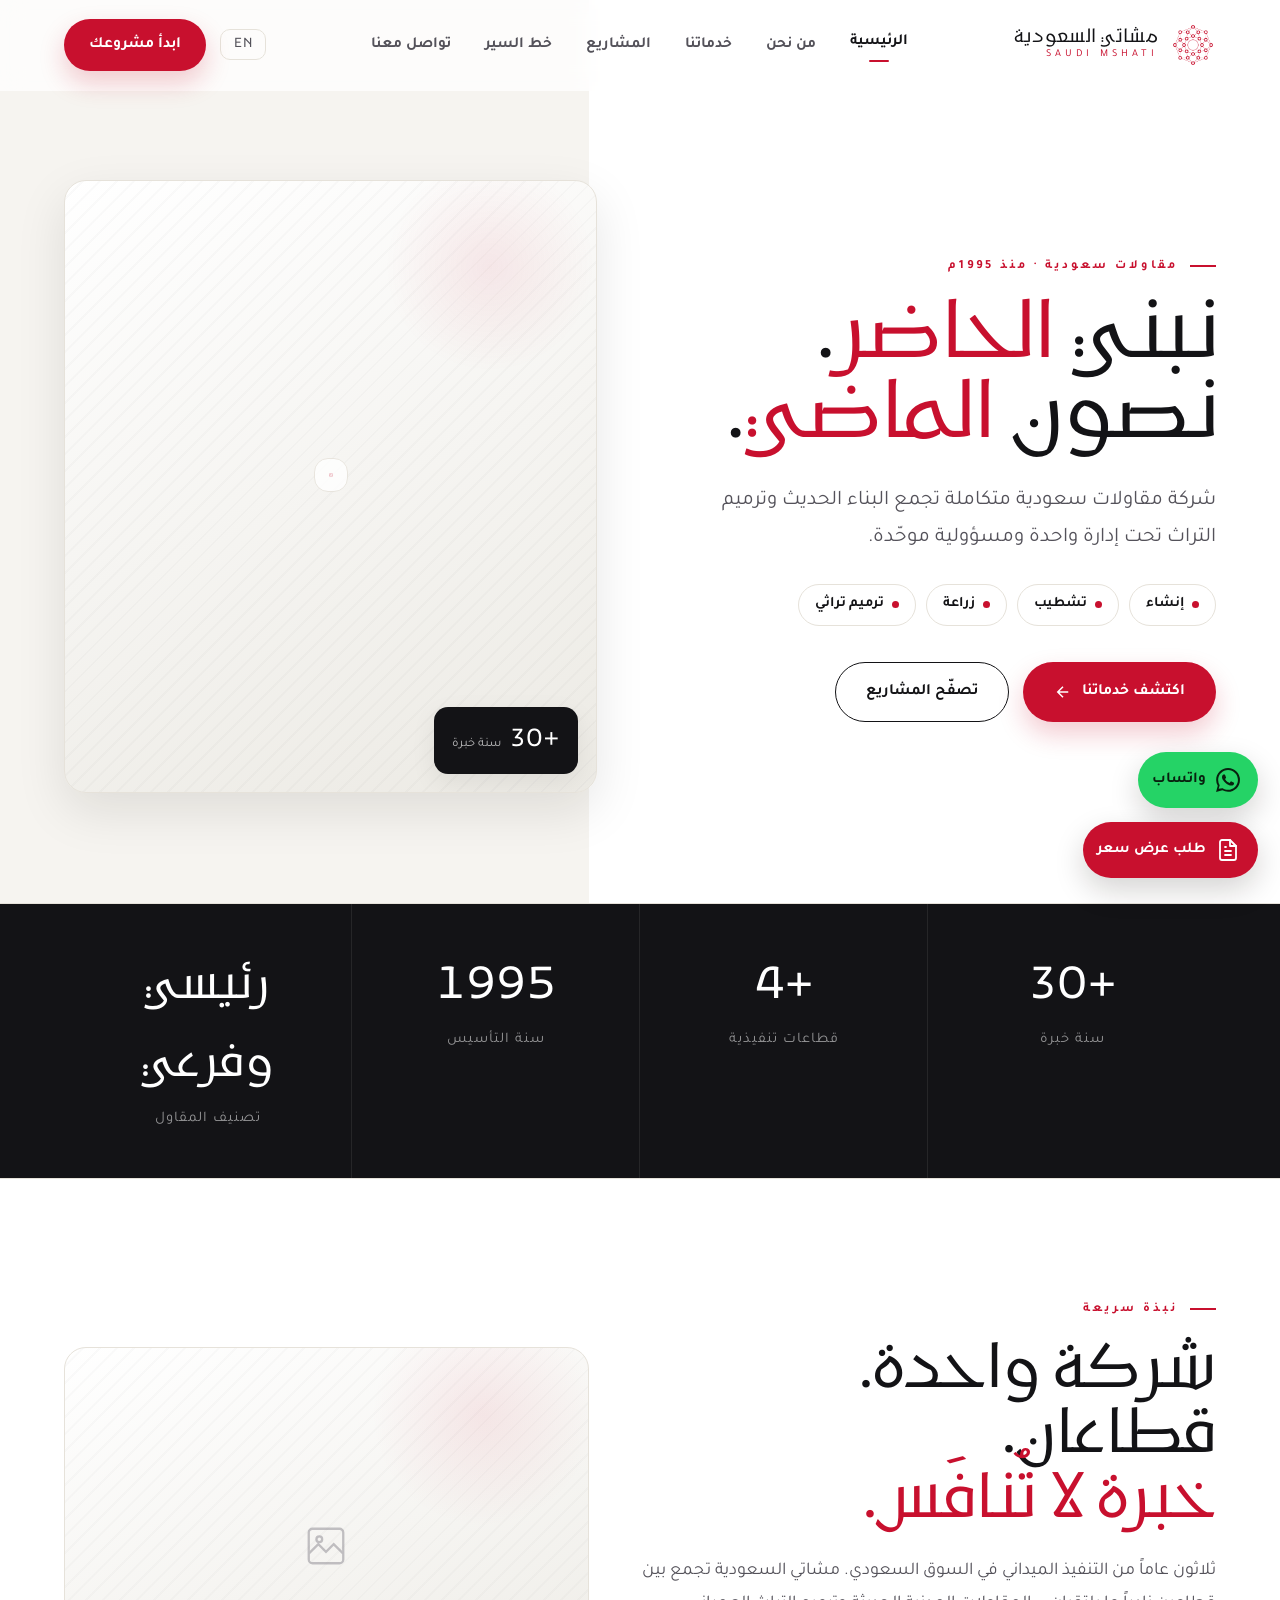
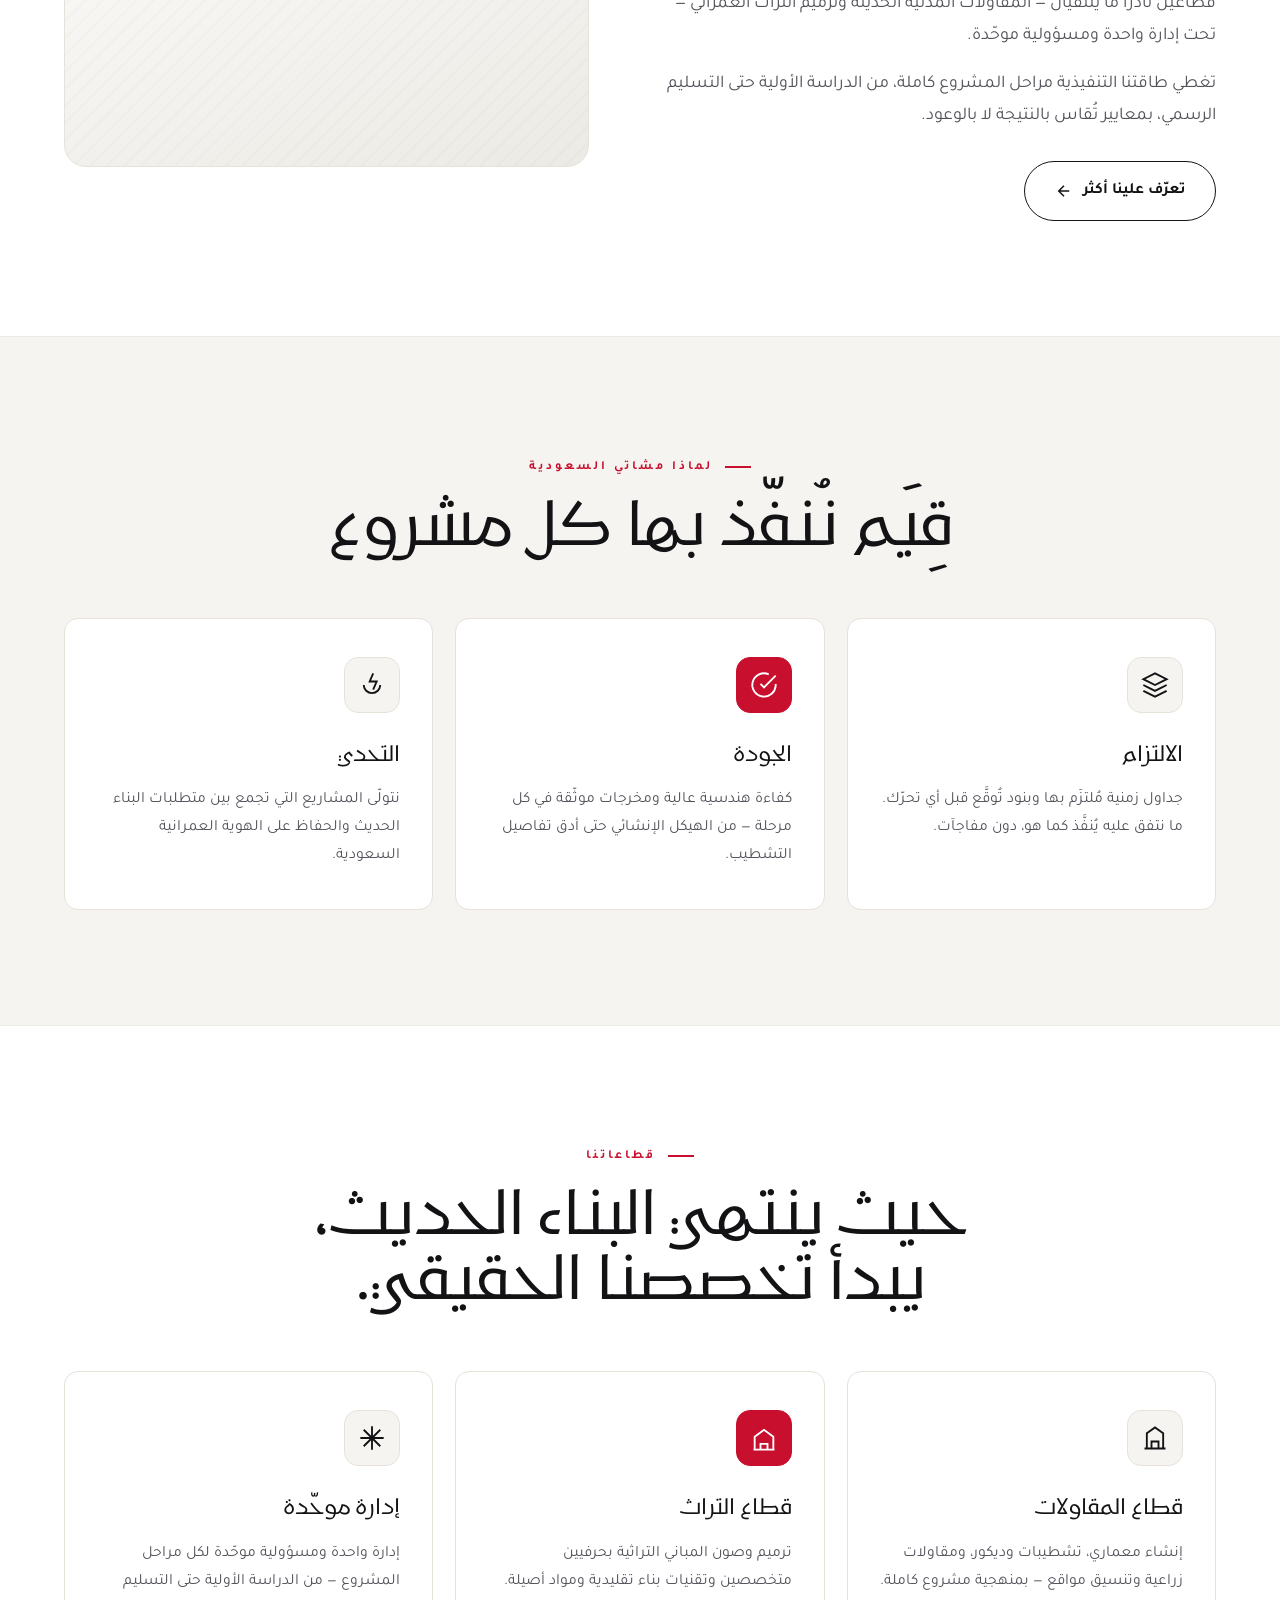
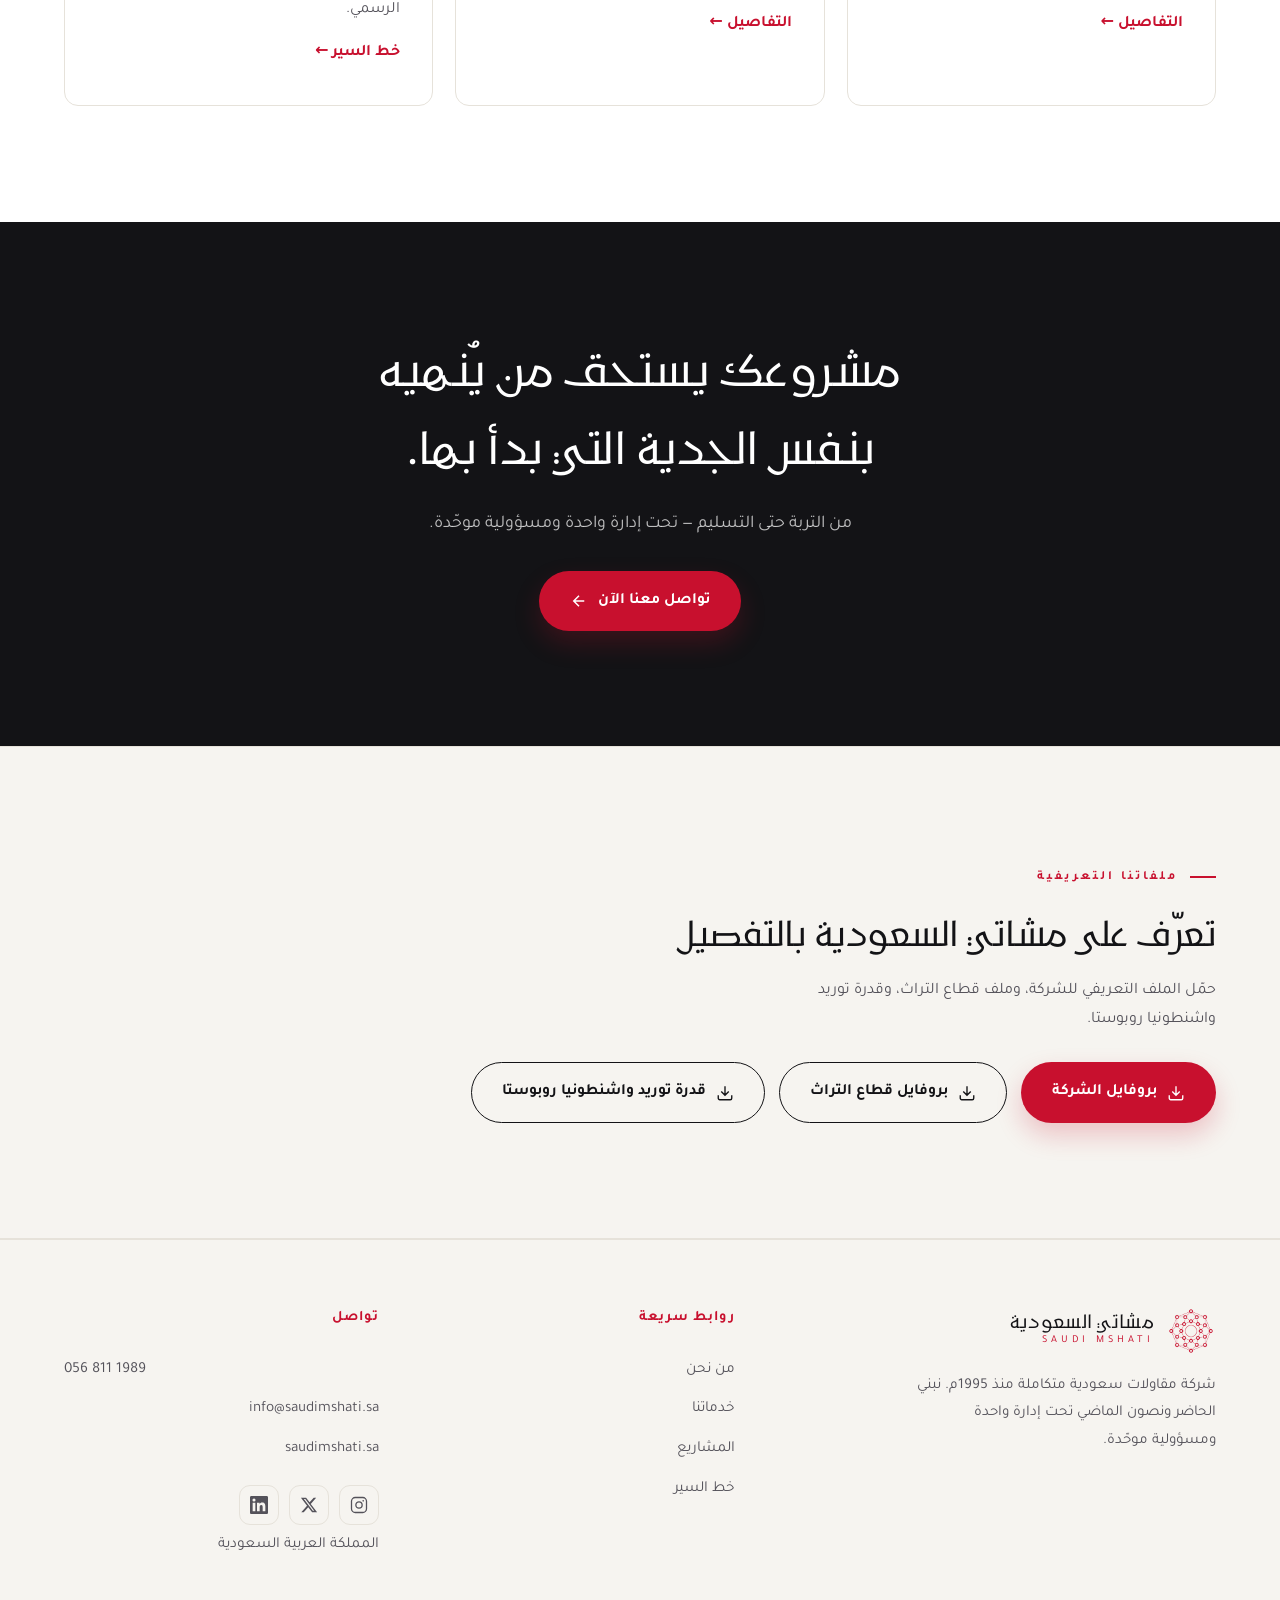
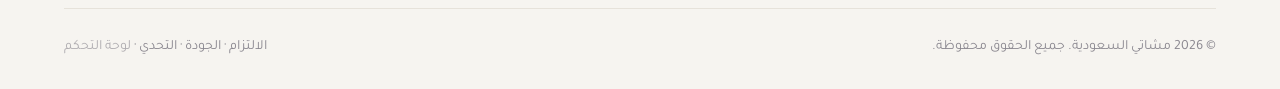
<file: index.html>
<!DOCTYPE html>
<html lang="ar" dir="rtl">
<head>
<meta charset="UTF-8">
<meta name="viewport" content="width=device-width, initial-scale=1.0">
<title>مشاتي السعودية | نبني الحاضر. نصون الماضي.</title>
<meta name="description" content="شركة مشاتي السعودية — مقاولات سعودية متكاملة منذ 1995م. إنشاء · تشطيب · زراعة · ترميم تراثي تحت إدارة واحدة ومسؤولية موحّدة.">
<link rel="preconnect" href="https://fonts.googleapis.com">
<link rel="preconnect" href="https://fonts.gstatic.com" crossorigin>
<link rel="preload" href="Kufam.woff2" as="font" type="font/woff2" crossorigin>
<link rel="stylesheet" href="style.css">
</head>
<body data-page="index">

<!-- ============ HEADER ============ -->
<header class="site-header">
  <div class="container nav">
    <a class="brand" href="index.html">
      <img src="logo.png" alt="مشاتي السعودية" class="brand-logo" onerror="this.style.display='none';this.nextElementSibling.style.display='grid'"><span class="brand-mark" aria-hidden="true" style="display:none"><svg viewBox="0 0 24 24" fill="none" stroke="currentColor" stroke-width="1.6" style="color:var(--gold-2)"><path d="M3 21h18M5 21V8l7-5 7 5v13M9 21v-6h6v6"/></svg></span>
      <span class="brand-text"><b>مشاتي السعودية</b><span>SAUDI MSHATI</span></span>
    </a>

    <nav class="nav-links" aria-label="القائمة الرئيسية">
      <a href="index.html" class="active" data-en="Home">الرئيسية</a>
      <a href="about.html" data-en="About">من نحن</a>
      <a href="services.html" data-en="Services">خدماتنا</a>
      <a href="projects.html" data-en="Projects">المشاريع</a>
      <a href="process.html" data-en="Process">خط السير</a>
      <a href="contact.html" data-en="Contact">تواصل معنا</a>
    </nav>

    <div class="nav-cta">
      <button class="lang-toggle" data-lang-toggle aria-label="Switch to English">EN</button>
      <a href="contact.html" class="btn btn-gold" data-en="Start Your Project">ابدأ مشروعك</a>
      <button class="nav-toggle" aria-label="فتح القائمة"><span></span><span></span><span></span></button>
    </div>
  </div>
</header>

<!-- ============ HERO ============ -->
<section class="hero">
  <div class="container hero-inner">
    <div class="hero-copy">
      <span class="eyebrow reveal" data-en="Saudi Contracting · Since 1995">مقاولات سعودية · منذ 1995م</span>
      <h1 class="reveal" data-en="We build <span class=&quot;accent&quot;>the present</span>.<br>We preserve <span class=&quot;accent&quot;>the past</span>.">نبني <span class="accent">الحاضر</span>.<br>نصون <span class="accent">الماضي</span>.</h1>
      <p class="sub reveal" data-en="An integrated Saudi contracting company that unites modern construction and heritage restoration under one management and one accountability.">شركة مقاولات سعودية متكاملة تجمع البناء الحديث وترميم التراث تحت إدارة واحدة ومسؤولية موحّدة.</p>
      <div class="tags reveal">
        <span data-en="Construction">إنشاء</span><span data-en="Finishing">تشطيب</span><span data-en="Landscaping">زراعة</span><span data-en="Heritage Restoration">ترميم تراثي</span>
      </div>
      <div class="hero-actions reveal">
        <a href="services.html" class="btn btn-gold"><span data-en="Explore Our Services">اكتشف خدماتنا</span>
          <svg viewBox="0 0 24 24" fill="none" stroke="currentColor" stroke-width="2"><path d="M19 12H5M12 19l-7-7 7-7"/></svg>
        </a>
        <a href="projects.html" class="btn btn-ghost" data-en="Browse Projects">تصفّح المشاريع</a>
      </div>
    </div>
    <div class="hero-visual reveal" data-img-slot="hero">
      <img alt="مشاتي السعودية" style="display:none">
      <div class="media-ph">
        <div>
          <svg viewBox="0 0 24 24" fill="none" stroke="currentColor" stroke-width="1.3"><rect x="3" y="3" width="18" height="18" rx="2"/><path d="m3 16 5-5 4 4 4-4 5 5"/><circle cx="8.5" cy="8.5" r="1.5"/></svg>
        </div>
      </div>
      <div class="hero-badge"><b>+30</b><span data-en="Years of Experience">سنة خبرة</span></div>
    </div>
  </div>
</section>

<!-- ============ STATS ============ -->
<section class="stats">
  <div class="container">
    <div class="stats-grid">
      <div class="stat reveal"><b>+30</b><span data-en="Years of Experience">سنة خبرة</span></div>
      <div class="stat reveal"><b>+4</b><span data-en="Execution Sectors">قطاعات تنفيذية</span></div>
      <div class="stat reveal"><b>1995</b><span data-en="Year Founded">سنة التأسيس</span></div>
      <div class="stat reveal"><b data-en="Primary &amp; Secondary">رئيسي وفرعي</b><span data-en="Contractor Classification">تصنيف المقاول</span></div>
    </div>
  </div>
</section>

<!-- ============ ABOUT SNAPSHOT ============ -->
<section class="section">
  <div class="container">
    <div class="service-row">
      <div class="reveal">
        <span class="eyebrow" data-en="Quick Overview">نبذة سريعة</span>
        <h2 class="h-display" data-en="One company. Two sectors.<br><span class=&quot;text-gold&quot;>Unrivaled expertise.</span>">شركة واحدة. قطاعان.<br><span class="text-gold">خبرة لا تُنافَس.</span></h2>
        <p class="lead" style="margin-top:20px" data-en="Thirty years of field execution in the Saudi market. Saudi Mshati unites two sectors that rarely meet — modern civil contracting and urban heritage restoration — under one management and one accountability.">
          ثلاثون عاماً من التنفيذ الميداني في السوق السعودي. مشاتي السعودية تجمع بين قطاعين نادراً ما يلتقيان —
          المقاولات المدنية الحديثة وترميم التراث العمراني — تحت إدارة واحدة ومسؤولية موحّدة.
        </p>
        <p class="lead" style="margin-top:16px" data-en="Our execution capacity covers the full project lifecycle, from the initial study to formal handover, with standards measured by results, not promises.">
          تغطي طاقتنا التنفيذية مراحل المشروع كاملة، من الدراسة الأولية حتى التسليم الرسمي، بمعايير تُقاس بالنتيجة لا بالوعود.
        </p>
        <a href="about.html" class="btn btn-ghost" style="margin-top:28px"><span data-en="Learn More About Us">تعرّف علينا أكثر</span>
          <svg viewBox="0 0 24 24" fill="none" stroke="currentColor" stroke-width="2"><path d="M19 12H5M12 19l-7-7 7-7"/></svg>
        </a>
      </div>
      <div class="service-media reveal" data-img-slot="about" aria-hidden="true">
        <img alt="مشاتي السعودية" style="display:none;position:absolute;inset:0;width:100%;height:100%;object-fit:cover">
        <div class="media-ph" style="position:absolute;inset:0;display:grid;place-items:center;color:var(--text-mute);text-align:center;padding:24px">
          <div>
            <svg viewBox="0 0 24 24" width="46" height="46" fill="none" stroke="currentColor" stroke-width="1.2" style="opacity:.5;margin:0 auto 10px"><rect x="3" y="3" width="18" height="18" rx="2"/><path d="m3 16 5-5 4 4 4-4 5 5"/><circle cx="8.5" cy="8.5" r="1.5"/></svg>
          </div>
        </div>
      </div>
    </div>
  </div>
</section>

<!-- ============ FEATURES ============ -->
<section class="section" style="background:var(--bg-2);border-top:1px solid var(--line-soft);border-bottom:1px solid var(--line-soft)">
  <div class="container">
    <div class="sec-head center reveal">
      <span class="eyebrow" data-en="Why Saudi Mshati">لماذا مشاتي السعودية</span>
      <h2 class="h-display" data-en="Values we execute every project by">قِيَم نُنفّذ بها كل مشروع</h2>
    </div>
    <div class="features-grid">
      <article class="feature reveal">
        <span class="ico"><svg viewBox="0 0 24 24" fill="none" stroke="currentColor" stroke-width="1.6"><path d="M12 2 2 7l10 5 10-5-10-5Z"/><path d="m2 17 10 5 10-5M2 12l10 5 10-5"/></svg></span>
        <h3 data-en="Commitment">الالتزام</h3>
        <p data-en="Committed timelines and terms signed before any move. What we agree on is delivered exactly as is, with no surprises.">جداول زمنية مُلتزَم بها وبنود تُوقَّع قبل أي تحرّك. ما نتفق عليه يُنفَّذ كما هو، دون مفاجآت.</p>
      </article>
      <article class="feature reveal">
        <span class="ico"><svg viewBox="0 0 24 24" fill="none" stroke="currentColor" stroke-width="1.6"><path d="M22 11.08V12a10 10 0 1 1-5.93-9.14"/><path d="m9 11 3 3L22 4"/></svg></span>
        <h3 data-en="Quality">الجودة</h3>
        <p data-en="High engineering competence and documented deliverables at every stage — from the structural frame to the finest finishing details.">كفاءة هندسية عالية ومخرجات موثّقة في كل مرحلة — من الهيكل الإنشائي حتى أدق تفاصيل التشطيب.</p>
      </article>
      <article class="feature reveal">
        <span class="ico"><svg viewBox="0 0 24 24" fill="none" stroke="currentColor" stroke-width="1.6"><path d="m13 2-3 7h6l-3 7"/><path d="M5 12a7 7 0 0 0 14 0"/></svg></span>
        <h3 data-en="Challenge">التحدي</h3>
        <p data-en="We take on projects that combine the demands of modern building with preserving the Saudi urban identity.">نتولّى المشاريع التي تجمع بين متطلبات البناء الحديث والحفاظ على الهوية العمرانية السعودية.</p>
      </article>
    </div>
  </div>
</section>

<!-- ============ SECTORS PREVIEW ============ -->
<section class="section">
  <div class="container">
    <div class="sec-head center reveal">
      <span class="eyebrow" data-en="Our Sectors">قطاعاتنا</span>
      <h2 class="h-display" data-en="Where modern building ends,<br>our true specialty begins.">حيث ينتهي البناء الحديث،<br>يبدأ تخصصنا الحقيقي.</h2>
    </div>
    <div class="features-grid">
      <article class="feature reveal">
        <span class="ico"><svg viewBox="0 0 24 24" fill="none" stroke="currentColor" stroke-width="1.6"><path d="M3 21h18M5 21V8l7-5 7 5v13M9 21v-6h6v6"/></svg></span>
        <h3 data-en="Contracting Sector">قطاع المقاولات</h3>
        <p data-en="Architectural construction, finishing and decor, and agricultural contracting and site landscaping — with a complete project methodology.">إنشاء معماري، تشطيبات وديكور، ومقاولات زراعية وتنسيق مواقع — بمنهجية مشروع كاملة.</p>
        <a href="services.html" class="text-gold" style="display:inline-block;margin-top:14px;font-weight:600" data-en="Details →">التفاصيل ←</a>
      </article>
      <article class="feature reveal">
        <span class="ico"><svg viewBox="0 0 24 24" fill="none" stroke="currentColor" stroke-width="1.6"><path d="M3 22h18M4 22V11l8-6 8 6v11M9 22v-5h6v5M9 11h.01M15 11h.01"/></svg></span>
        <h3 data-en="Heritage Sector">قطاع التراث</h3>
        <p data-en="Restoration and preservation of heritage buildings with specialized craftsmen, traditional building techniques, and authentic materials.">ترميم وصون المباني التراثية بحرفيين متخصصين وتقنيات بناء تقليدية ومواد أصيلة.</p>
        <a href="services.html#heritage" class="text-gold" style="display:inline-block;margin-top:14px;font-weight:600" data-en="Details →">التفاصيل ←</a>
      </article>
      <article class="feature reveal">
        <span class="ico"><svg viewBox="0 0 24 24" fill="none" stroke="currentColor" stroke-width="1.6"><path d="M12 2v20M2 12h20M4.9 4.9l14.2 14.2M19.1 4.9 4.9 19.1"/></svg></span>
        <h3 data-en="Unified Management">إدارة موحّدة</h3>
        <p data-en="One management and one accountability across all project phases — from the initial study to formal handover.">إدارة واحدة ومسؤولية موحّدة لكل مراحل المشروع — من الدراسة الأولية حتى التسليم الرسمي.</p>
        <a href="process.html" class="text-gold" style="display:inline-block;margin-top:14px;font-weight:600" data-en="Process →">خط السير ←</a>
      </article>
    </div>
  </div>
</section>

<!-- ============ CTA BAND ============ -->
<section class="section cta-band">
  <div class="container reveal">
    <h2 data-en="Your project deserves to be finished<br>with the same seriousness it began.">مشروعك يستحق من يُنهيه<br>بنفس الجدية التي بدأ بها.</h2>
    <p class="lead" data-en="From soil to handover — under one management and one accountability.">من التربة حتى التسليم — تحت إدارة واحدة ومسؤولية موحّدة.</p>
    <a href="contact.html" class="btn btn-gold"><span data-en="Contact Us Now">تواصل معنا الآن</span>
      <svg viewBox="0 0 24 24" fill="none" stroke="currentColor" stroke-width="2"><path d="M19 12H5M12 19l-7-7 7-7"/></svg>
    </a>
  </div>
</section>

<!-- ============ PROFILES ============ -->
<section class="section profiles-band">
  <div class="container reveal">
    <div class="profiles-inner">
      <div class="profiles-copy">
        <span class="eyebrow" data-en="Company Profiles">ملفاتنا التعريفية</span>
        <h2 data-en="Get to know Saudi Mshati in detail">تعرّف على مشاتي السعودية بالتفصيل</h2>
        <p data-en="Download the company profile, the heritage sector profile, and our Washingtonia Robusta supply capability.">حمّل الملف التعريفي للشركة، وملف قطاع التراث، وقدرة توريد واشنطونيا روبوستا.</p>
      </div>
      <div class="profiles-actions">
        <a class="btn btn-gold btn-profile" href="https://drive.google.com/file/d/1s8vAo8YDHD7ewk54DN5xXKEQ1WnWDUiV/view" target="_blank" rel="noopener">
          <svg viewBox="0 0 24 24" fill="none" stroke="currentColor" stroke-width="1.8"><path d="M21 15v4a2 2 0 0 1-2 2H5a2 2 0 0 1-2-2v-4M7 10l5 5 5-5M12 15V3"/></svg>
          <span data-en="Company Profile">بروفايل الشركة</span>
        </a>
        <a class="btn btn-ghost btn-profile" href="https://drive.google.com/file/d/1Gg9kqWlVtLMu4yennvlUUCW6ylUsYEZk/view" target="_blank" rel="noopener">
          <svg viewBox="0 0 24 24" fill="none" stroke="currentColor" stroke-width="1.8"><path d="M21 15v4a2 2 0 0 1-2 2H5a2 2 0 0 1-2-2v-4M7 10l5 5 5-5M12 15V3"/></svg>
          <span data-en="Heritage Sector Profile">بروفايل قطاع التراث</span>
        </a>
        <a class="btn btn-ghost btn-profile" href="https://drive.google.com/file/d/1iKZkWG92Yd0U5uU12uhWWHwQIkiVfBHx/view" target="_blank" rel="noopener">
          <svg viewBox="0 0 24 24" fill="none" stroke="currentColor" stroke-width="1.8"><path d="M21 15v4a2 2 0 0 1-2 2H5a2 2 0 0 1-2-2v-4M7 10l5 5 5-5M12 15V3"/></svg>
          <span data-en="Washingtonia Robusta Supply Capability">قدرة توريد واشنطونيا روبوستا</span>
        </a>
      </div>
    </div>
  </div>
</section>

<!-- ============ FOOTER ============ -->
<footer class="site-footer">
  <div class="container">
    <div class="footer-grid">
      <div>
        <a class="brand" href="index.html">
          <img src="logo.png" alt="مشاتي السعودية" class="brand-logo" onerror="this.style.display='none';this.nextElementSibling.style.display='grid'"><span class="brand-mark" aria-hidden="true" style="display:none"><svg viewBox="0 0 24 24" fill="none" stroke="currentColor" stroke-width="1.6" style="color:var(--gold-2)"><path d="M3 21h18M5 21V8l7-5 7 5v13M9 21v-6h6v6"/></svg></span>
          <span class="brand-text"><b>مشاتي السعودية</b><span>SAUDI MSHATI</span></span>
        </a>
        <p data-en="An integrated Saudi contracting company since 1995. We build the present and preserve the past under one management and one accountability.">شركة مقاولات سعودية متكاملة منذ 1995م. نبني الحاضر ونصون الماضي تحت إدارة واحدة ومسؤولية موحّدة.</p>
      </div>
      <div class="footer-col">
        <h5 data-en="Quick Links">روابط سريعة</h5>
        <a href="about.html" data-en="About">من نحن</a>
        <a href="services.html" data-en="Services">خدماتنا</a>
        <a href="projects.html" data-en="Projects">المشاريع</a>
        <a href="process.html" data-en="Process">خط السير</a>
      </div>
      <div class="footer-col">
        <h5 data-en="Contact">تواصل</h5>
        <a href="tel:+966568111989" dir="ltr">056 811 1989</a>
        <a href="mailto:info@saudimshati.sa">info@saudimshati.sa</a>
        <a href="https://saudimshati.sa" target="_blank" rel="noopener">saudimshati.sa</a>
        <div class="footer-social" aria-label="حسابات التواصل الاجتماعي">
          <a href="https://instagram.com/saudimashati.sa" target="_blank" rel="noopener" aria-label="Instagram"><svg viewBox="0 0 24 24" fill="none" stroke="currentColor" stroke-width="1.7"><rect x="2" y="2" width="20" height="20" rx="5"/><circle cx="12" cy="12" r="4.2"/><circle cx="17.6" cy="6.4" r="1.1" fill="currentColor" stroke="none"/></svg></a>
          <a href="https://x.com/saudimashati" target="_blank" rel="noopener" aria-label="X (Twitter)"><svg viewBox="0 0 24 24" fill="currentColor"><path d="M18.244 2.25h3.308l-7.227 8.26 8.502 11.24h-6.66l-5.214-6.817L4.99 21.75H1.68l7.73-8.835L1.254 2.25H8.08l4.713 6.231zM17.083 19.77h1.833L7.084 4.126H5.117z"/></svg></a>
          <a href="https://www.linkedin.com/company/saudi-mshati/" target="_blank" rel="noopener" aria-label="LinkedIn"><svg viewBox="0 0 24 24" fill="currentColor"><path d="M20.45 20.45h-3.56v-5.57c0-1.33-.02-3.04-1.85-3.04-1.85 0-2.13 1.45-2.13 2.94v5.67H9.35V9h3.42v1.56h.05c.48-.9 1.64-1.85 3.37-1.85 3.6 0 4.27 2.37 4.27 5.45v6.29zM5.34 7.43a2.07 2.07 0 1 1 0-4.14 2.07 2.07 0 0 1 0 4.14zM7.12 20.45H3.55V9h3.57v11.45zM22.22 0H1.77C.79 0 0 .77 0 1.73v20.54C0 23.23.79 24 1.77 24h20.45c.98 0 1.78-.77 1.78-1.73V1.73C24 .77 23.2 0 22.22 0z"/></svg></a>
        </div>
        <a href="contact.html" data-en="Kingdom of Saudi Arabia">المملكة العربية السعودية</a>
      </div>
    </div>
    <div class="footer-bottom">
      <span data-en="© <span id=&quot;year&quot;>2026</span> Saudi Mshati. All rights reserved.">© <span id="year">2026</span> مشاتي السعودية. جميع الحقوق محفوظة.</span>
      <span data-en="Commitment · Quality · Challenge · <a href=&quot;admin.html&quot; style=&quot;color:inherit;opacity:.65;text-decoration:none&quot;>Dashboard</a>">الالتزام · الجودة · التحدي · <a href="admin.html" style="color:inherit;opacity:.65;text-decoration:none">لوحة التحكم</a></span>
    </div>
  </div>
</footer>

<!-- الاتصال بقاعدة البيانات يتم عبر fetch داخل main.js — بدون مكتبة خارجية من CDN -->
<script src="config.js"></script>
<script src="main.js"></script>
<script src="i18n.js"></script>
</body>
</html>
</file>
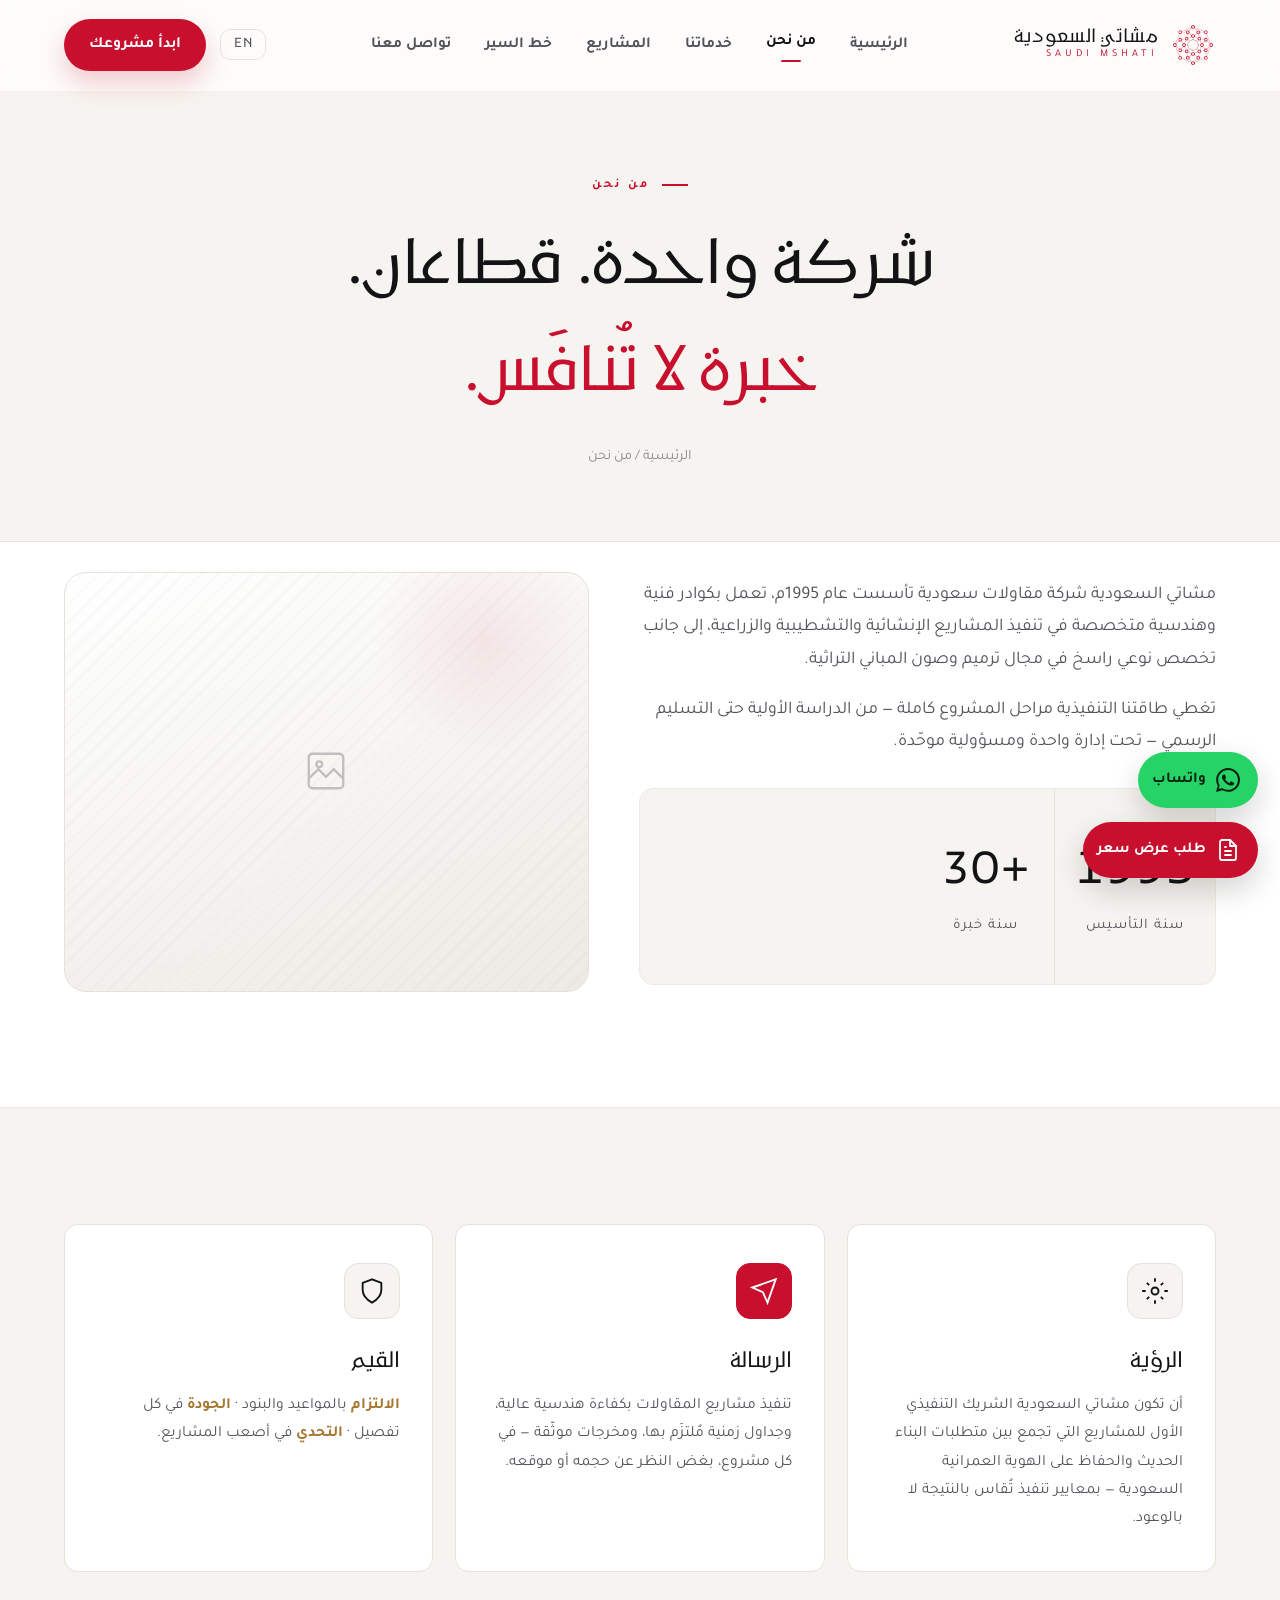
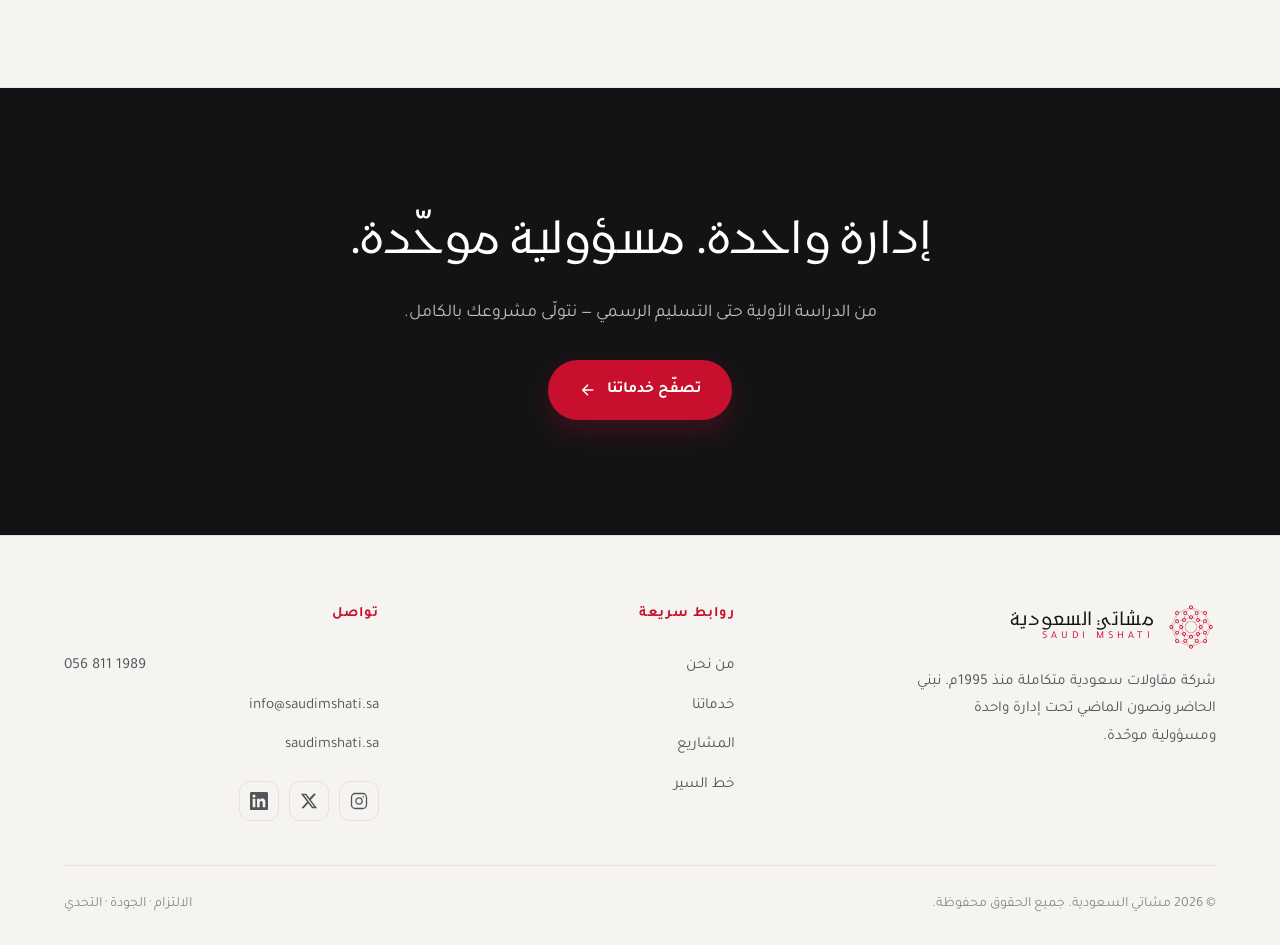
<file: about.html>
<!DOCTYPE html>
<html lang="ar" dir="rtl">
<head>
<meta charset="UTF-8">
<meta name="viewport" content="width=device-width, initial-scale=1.0">
<title>من نحن | مشاتي السعودية</title>
<meta name="description" content="مشاتي السعودية شركة مقاولات سعودية تأسست 1995م — رؤيتنا ورسالتنا وقيمنا في تنفيذ المشاريع الإنشائية والتراثية تحت إدارة واحدة.">
<link rel="preconnect" href="https://fonts.googleapis.com">
<link rel="preconnect" href="https://fonts.gstatic.com" crossorigin>
<link rel="preload" href="Kufam.woff2" as="font" type="font/woff2" crossorigin>
<link rel="stylesheet" href="style.css">
</head>
<body data-page="about">

<header class="site-header">
  <div class="container nav">
    <a class="brand" href="index.html">
      <img src="logo.png" alt="مشاتي السعودية" class="brand-logo" onerror="this.style.display='none';this.nextElementSibling.style.display='grid'"><span class="brand-mark" aria-hidden="true" style="display:none"><svg viewBox="0 0 24 24" fill="none" stroke="currentColor" stroke-width="1.6" style="color:var(--gold-2)"><path d="M3 21h18M5 21V8l7-5 7 5v13M9 21v-6h6v6"/></svg></span>
      <span class="brand-text"><b>مشاتي السعودية</b><span>SAUDI MSHATI</span></span>
    </a>
    <nav class="nav-links" aria-label="القائمة الرئيسية">
      <a href="index.html" data-en="Home">الرئيسية</a>
      <a href="about.html" class="active" data-en="About">من نحن</a>
      <a href="services.html" data-en="Services">خدماتنا</a>
      <a href="projects.html" data-en="Projects">المشاريع</a>
      <a href="process.html" data-en="Process">خط السير</a>
      <a href="contact.html" data-en="Contact">تواصل معنا</a>
    </nav>
    <div class="nav-cta">
      <button class="lang-toggle" data-lang-toggle aria-label="Switch to English">EN</button>
      <a href="contact.html" class="btn btn-gold" data-en="Start Your Project">ابدأ مشروعك</a>
      <button class="nav-toggle" aria-label="فتح القائمة"><span></span><span></span><span></span></button>
    </div>
  </div>
</header>

<!-- PAGE HERO -->
<section class="page-hero">
  <div class="container">
    <span class="eyebrow" style="justify-content:center" data-en="About Us">من نحن</span>
    <h1 data-en="One company. Two sectors.<br><span class=&quot;text-gold&quot;>Unrivaled expertise.</span>">شركة واحدة. قطاعان.<br><span class="text-gold">خبرة لا تُنافَس.</span></h1>
    <p class="breadcrumb"><a href="index.html" data-en="Home">الرئيسية</a> / <span data-en="About">من نحن</span></p>
  </div>
</section>

<!-- INTRO -->
<section class="section" style="padding-top:30px">
  <div class="container">
    <div class="service-row">
      <div class="reveal">
        <p class="lead" data-en="Saudi Mshati is a Saudi contracting company founded in 1995, operating with specialized technical and engineering teams in delivering structural, finishing, and agricultural projects, alongside a firmly established specialty in restoring and preserving heritage buildings.">
          مشاتي السعودية شركة مقاولات سعودية تأسست عام 1995م، تعمل بكوادر فنية وهندسية متخصصة في تنفيذ المشاريع
          الإنشائية والتشطيبية والزراعية، إلى جانب تخصص نوعي راسخ في مجال ترميم وصون المباني التراثية.
        </p>
        <p class="lead" style="margin-top:18px" data-en="Our execution capacity covers the full project lifecycle — from the initial study to formal handover — under one management and one accountability.">
          تغطي طاقتنا التنفيذية مراحل المشروع كاملة — من الدراسة الأولية حتى التسليم الرسمي — تحت إدارة واحدة
          ومسؤولية موحّدة.
        </p>
        <div class="stats stats-light" style="border:1px solid var(--line-soft);border-radius:var(--radius);margin-top:30px">
          <div class="stats-grid">
            <div class="stat"><b>1995</b><span data-en="Year Founded">سنة التأسيس</span></div>
            <div class="stat"><b>+30</b><span data-en="Years of Experience">سنة خبرة</span></div>
          </div>
        </div>
      </div>
      <div class="service-media reveal" data-img-slot="about" aria-hidden="true">
        <img alt="مشاتي السعودية" style="display:none;position:absolute;inset:0;width:100%;height:100%;object-fit:cover">
        <div class="media-ph" style="position:absolute;inset:0;display:grid;place-items:center;color:var(--text-mute);text-align:center;padding:24px">
          <div>
            <svg viewBox="0 0 24 24" width="46" height="46" fill="none" stroke="currentColor" stroke-width="1.2" style="opacity:.5;margin:0 auto 10px"><rect x="3" y="3" width="18" height="18" rx="2"/><path d="m3 16 5-5 4 4 4-4 5 5"/><circle cx="8.5" cy="8.5" r="1.5"/></svg>
          </div>
        </div>
      </div>
    </div>
  </div>
</section>

<!-- VISION / MISSION -->
<section class="section" style="background:var(--bg-2);border-top:1px solid var(--line-soft);border-bottom:1px solid var(--line-soft)">
  <div class="container">
    <div class="features-grid">
      <article class="feature reveal">
        <span class="ico"><svg viewBox="0 0 24 24" fill="none" stroke="currentColor" stroke-width="1.6"><circle cx="12" cy="12" r="3"/><path d="M12 1v3M12 20v3M1 12h3M20 12h3M5 5l2 2M17 17l2 2M5 19l2-2M17 7l2-2"/></svg></span>
        <h3 data-en="Vision">الرؤية</h3>
        <p data-en="For Saudi Mshati to be the leading execution partner for projects that combine the demands of modern building with preserving the Saudi urban identity — with execution standards measured by results, not promises.">أن تكون مشاتي السعودية الشريك التنفيذي الأول للمشاريع التي تجمع بين متطلبات البناء الحديث والحفاظ على الهوية العمرانية السعودية — بمعايير تنفيذ تُقاس بالنتيجة لا بالوعود.</p>
      </article>
      <article class="feature reveal">
        <span class="ico"><svg viewBox="0 0 24 24" fill="none" stroke="currentColor" stroke-width="1.6"><path d="m22 2-7 20-4-9-9-4 20-7Z"/></svg></span>
        <h3 data-en="Mission">الرسالة</h3>
        <p data-en="To deliver contracting projects with high engineering competence, committed timelines, and documented deliverables — in every project, regardless of its size or location.">تنفيذ مشاريع المقاولات بكفاءة هندسية عالية، وجداول زمنية مُلتزَم بها، ومخرجات موثّقة — في كل مشروع، بغض النظر عن حجمه أو موقعه.</p>
      </article>
      <article class="feature reveal">
        <span class="ico"><svg viewBox="0 0 24 24" fill="none" stroke="currentColor" stroke-width="1.6"><path d="M12 2 4 5v6c0 5 3.4 8.5 8 11 4.6-2.5 8-6 8-11V5l-8-3Z"/></svg></span>
        <h3 data-en="Values">القيم</h3>
        <p data-en="<strong style=&quot;color:var(--gold-2)&quot;>Commitment</strong> to schedules and terms · <strong style=&quot;color:var(--gold-2)&quot;>Quality</strong> in every detail · <strong style=&quot;color:var(--gold-2)&quot;>Challenge</strong> in the toughest projects."><strong style="color:var(--gold-2)">الالتزام</strong> بالمواعيد والبنود · <strong style="color:var(--gold-2)">الجودة</strong> في كل تفصيل · <strong style="color:var(--gold-2)">التحدي</strong> في أصعب المشاريع.</p>
      </article>
    </div>
  </div>
</section>

<!-- CTA -->
<section class="section cta-band">
  <div class="container reveal">
    <h2 data-en="One management. One accountability.">إدارة واحدة. مسؤولية موحّدة.</h2>
    <p class="lead" data-en="From the initial study to formal handover — we take on your project in full.">من الدراسة الأولية حتى التسليم الرسمي — نتولّى مشروعك بالكامل.</p>
    <a href="services.html" class="btn btn-gold"><span data-en="Browse Our Services">تصفّح خدماتنا</span>
      <svg viewBox="0 0 24 24" fill="none" stroke="currentColor" stroke-width="2"><path d="M19 12H5M12 19l-7-7 7-7"/></svg>
    </a>
  </div>
</section>

<footer class="site-footer">
  <div class="container">
    <div class="footer-grid">
      <div>
        <a class="brand" href="index.html">
          <img src="logo.png" alt="مشاتي السعودية" class="brand-logo" onerror="this.style.display='none';this.nextElementSibling.style.display='grid'"><span class="brand-mark" aria-hidden="true" style="display:none"><svg viewBox="0 0 24 24" fill="none" stroke="currentColor" stroke-width="1.6" style="color:var(--gold-2)"><path d="M3 21h18M5 21V8l7-5 7 5v13M9 21v-6h6v6"/></svg></span>
          <span class="brand-text"><b>مشاتي السعودية</b><span>SAUDI MSHATI</span></span>
        </a>
        <p data-en="An integrated Saudi contracting company since 1995. We build the present and preserve the past under one management and one accountability.">شركة مقاولات سعودية متكاملة منذ 1995م. نبني الحاضر ونصون الماضي تحت إدارة واحدة ومسؤولية موحّدة.</p>
      </div>
      <div class="footer-col">
        <h5 data-en="Quick Links">روابط سريعة</h5>
        <a href="about.html" data-en="About">من نحن</a><a href="services.html" data-en="Services">خدماتنا</a><a href="projects.html" data-en="Projects">المشاريع</a><a href="process.html" data-en="Process">خط السير</a>
      </div>
      <div class="footer-col">
        <h5 data-en="Contact">تواصل</h5>
        <a href="tel:+966568111989" dir="ltr">056 811 1989</a>
        <a href="mailto:info@saudimshati.sa">info@saudimshati.sa</a>
        <a href="https://saudimshati.sa" target="_blank" rel="noopener">saudimshati.sa</a>
        <div class="footer-social" aria-label="حسابات التواصل الاجتماعي">
          <a href="https://instagram.com/saudimashati.sa" target="_blank" rel="noopener" aria-label="Instagram"><svg viewBox="0 0 24 24" fill="none" stroke="currentColor" stroke-width="1.7"><rect x="2" y="2" width="20" height="20" rx="5"/><circle cx="12" cy="12" r="4.2"/><circle cx="17.6" cy="6.4" r="1.1" fill="currentColor" stroke="none"/></svg></a>
          <a href="https://x.com/saudimashati" target="_blank" rel="noopener" aria-label="X (Twitter)"><svg viewBox="0 0 24 24" fill="currentColor"><path d="M18.244 2.25h3.308l-7.227 8.26 8.502 11.24h-6.66l-5.214-6.817L4.99 21.75H1.68l7.73-8.835L1.254 2.25H8.08l4.713 6.231zM17.083 19.77h1.833L7.084 4.126H5.117z"/></svg></a>
          <a href="https://www.linkedin.com/company/saudi-mshati/" target="_blank" rel="noopener" aria-label="LinkedIn"><svg viewBox="0 0 24 24" fill="currentColor"><path d="M20.45 20.45h-3.56v-5.57c0-1.33-.02-3.04-1.85-3.04-1.85 0-2.13 1.45-2.13 2.94v5.67H9.35V9h3.42v1.56h.05c.48-.9 1.64-1.85 3.37-1.85 3.6 0 4.27 2.37 4.27 5.45v6.29zM5.34 7.43a2.07 2.07 0 1 1 0-4.14 2.07 2.07 0 0 1 0 4.14zM7.12 20.45H3.55V9h3.57v11.45zM22.22 0H1.77C.79 0 0 .77 0 1.73v20.54C0 23.23.79 24 1.77 24h20.45c.98 0 1.78-.77 1.78-1.73V1.73C24 .77 23.2 0 22.22 0z"/></svg></a>
        </div>
      </div>
    </div>
    <div class="footer-bottom">
      <span data-en="© <span id=&quot;year&quot;>2026</span> Saudi Mshati. All rights reserved.">© <span id="year">2026</span> مشاتي السعودية. جميع الحقوق محفوظة.</span>
      <span data-en="Commitment · Quality · Challenge">الالتزام · الجودة · التحدي</span>
    </div>
  </div>
</footer>

<!-- الاتصال بقاعدة البيانات يتم عبر fetch داخل main.js — بدون مكتبة خارجية من CDN -->
<script src="config.js"></script>
<script src="main.js"></script>
<script src="i18n.js"></script>
</body>
</html>
</file>
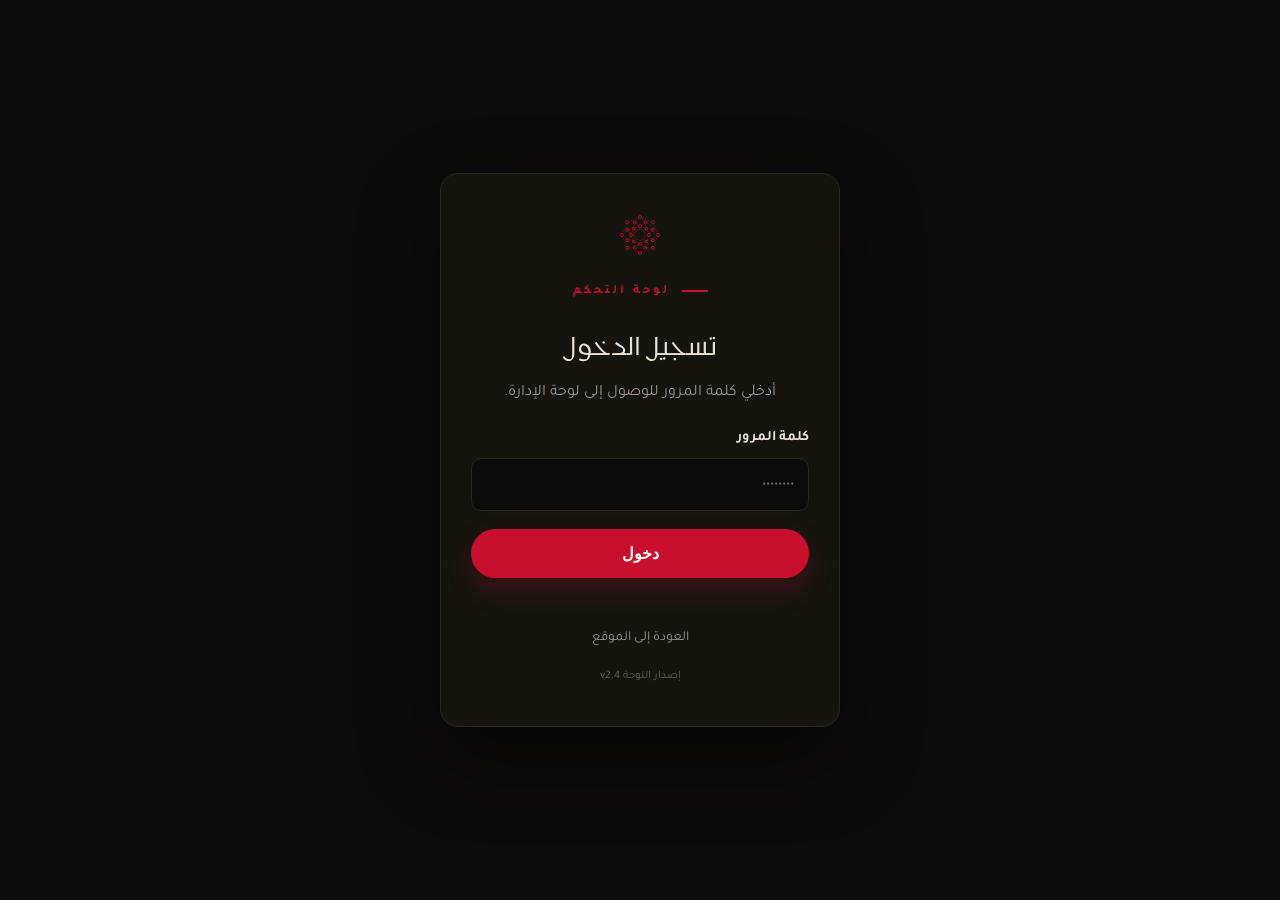
<file: admin.html>
<!DOCTYPE html>
<html lang="ar" dir="rtl">
<head>
<meta charset="UTF-8">
<meta name="viewport" content="width=device-width, initial-scale=1.0">
<title>لوحة التحكم | مشاتي السعودية</title>
<meta name="robots" content="noindex,nofollow">
<link rel="preload" href="Kufam.woff2" as="font" type="font/woff2" crossorigin>
<link rel="stylesheet" href="style.css">
<style>
/* ===== أنماط لوحة التحكم (مدمجة + ألوان مستقلة عن ثيم الموقع) ===== */
.admin-body {
  /* تعريف ألوان اللوحة محلياً حتى لا تعتمد على ثيم الموقع (الفاتح) */
  --ink: #0c0b0a; --panel: #16140f; --line: #2a2622;
  --muted: #9a9388; --sand: #e9e2d6;
  --gold: #c7a15c; --gold-2: #d9b777;
  --red: #c8102e; --red-2: #e23b50; --red-soft: rgba(200,16,46,.14);
  background: var(--ink); color: var(--sand); min-height: 100vh;
}
.admin-body .muted { color: var(--muted); }
.admin-body label { color: var(--sand); display: block; margin-bottom: 6px; font-size: .9rem; font-weight: 600; }
.admin-body input, .admin-body textarea, .admin-body select {
  width: 100%; background: #0c0b0a; border: 1px solid var(--line); color: var(--sand);
  border-radius: 10px; padding: 12px 14px; font: inherit; font-size: .95rem;
}
.admin-body input:focus, .admin-body textarea:focus, .admin-body select:focus {
  outline: none; border-color: var(--gold-2);
}
.admin-body input::placeholder { color: #6b655c; }
.admin-body .btn-gold { background: var(--red); color: #fff; border: 0; }
.admin-body .btn-gold:hover { background: var(--red-2); }
.login-gate { min-height: 100vh; display: grid; place-items: center; padding: 24px; }
/* ضمان الإخفاء الفعلي: السمة hidden تتغلّب على أي قاعدة عرض أخرى */
#login-gate[hidden], #dashboard[hidden] { display: none !important; }
.login-card { width: 100%; max-width: 400px; background: var(--panel, #16140f); border: 1px solid var(--line, #2a2622); border-radius: 18px; padding: 38px 30px; text-align: center; box-shadow: 0 30px 80px rgba(0,0,0,.45); }
.login-card h2 { margin: 6px 0 8px; font-family: var(--font-display); }
.login-card .field { text-align: right; margin-top: 18px; }
.login-error { color: #e23b50; min-height: 20px; margin-top: 12px; font-size: .9rem; font-weight: 600; }
.back-link { display: inline-block; margin-top: 16px; color: var(--muted, #9a9388); font-size: .85rem; }
.back-link:hover { color: var(--gold-2, #d9b777); }
.admin-header { position: sticky; top: 0; z-index: 40; background: rgba(12,11,10,.92); backdrop-filter: blur(10px); border-bottom: 1px solid var(--line, #2a2622); }
.admin-bar { max-width: 1180px; margin: 0 auto; padding: 14px 24px; display: flex; align-items: center; justify-content: space-between; gap: 16px; }
.admin-actions { display: flex; gap: 10px; align-items: center; }
.admin-tabs { max-width: 1180px; margin: 0 auto; padding: 0 24px; display: flex; gap: 4px; flex-wrap: wrap; overflow-x: auto; }
.tab-btn { background: transparent; border: 0; color: var(--muted, #9a9388); font-family: var(--font, sans-serif); font-size: .95rem; font-weight: 600; padding: 14px 16px; cursor: pointer; border-bottom: 2px solid transparent; white-space: nowrap; transition: color .2s, border-color .2s; }
.tab-btn:hover { color: var(--sand, #e9e2d6); }
.tab-btn.active { color: var(--gold-2, #d9b777); border-bottom-color: var(--red, #c8102e); }
.admin-main { max-width: 1180px; margin: 0 auto; padding: 30px 24px 80px; }
.tab-panel { animation: fade .25s ease; }
.tab-panel[hidden] { display: none; }
@keyframes fade { from { opacity: 0; transform: translateY(6px); } to { opacity: 1; transform: none; } }
.panel-head { display: flex; align-items: center; justify-content: space-between; margin-bottom: 20px; gap: 12px; }
.panel-head h3 { font-family: var(--font-display); font-size: 1.4rem; }
.btn-sm { padding: 9px 16px; font-size: .85rem; }
.btn-ghost { background: transparent; border: 1px solid var(--line, #2a2622); color: var(--sand, #e9e2d6); }
.btn-ghost:hover { border-color: var(--gold-2, #d9b777); color: var(--gold-2, #d9b777); }
#logout-btn { background: transparent; border: 1px solid #5a2a26; color: #e23b50; }
#logout-btn:hover { background: #5a2a26; color: #fff; }
.card { background: var(--panel, #16140f); border: 1px solid var(--line, #2a2622); border-radius: 16px; padding: 22px; }
.card-title { font-family: var(--font-display); font-size: 1.05rem; margin-bottom: 16px; color: var(--sand, #e9e2d6); }
.admin-grid { display: grid; grid-template-columns: 1fr 1fr; gap: 20px; align-items: start; }
.stat-cards { display: grid; grid-template-columns: repeat(auto-fit, minmax(170px,1fr)); gap: 16px; }
.stat-card { background: var(--panel, #16140f); border: 1px solid var(--line, #2a2622); border-radius: 16px; padding: 22px; position: relative; overflow: hidden; }
.stat-card::after { content: ""; position: absolute; top: 0; inset-inline-start: 0; width: 100%; height: 3px; background: linear-gradient(90deg, var(--red, #c8102e), var(--gold, #c7a15c)); }
.stat-card .stat-num { font-family: var(--font-display); font-size: 2.1rem; color: var(--gold-2, #d9b777); line-height: 1; }
.stat-card .stat-label { color: var(--muted, #9a9388); margin-top: 8px; font-size: .9rem; }
.page-bar { margin-bottom: 14px; }
.page-bar .pb-top { display: flex; justify-content: space-between; font-size: .9rem; margin-bottom: 6px; }
.page-bar .pb-top b { color: var(--sand, #e9e2d6); }
.page-bar .pb-track { height: 9px; background: #0c0b0a; border-radius: 6px; overflow: hidden; }
.page-bar .pb-fill { height: 100%; background: linear-gradient(90deg, var(--red, #c8102e), var(--gold-2, #d9b777)); border-radius: 6px; }
.form-row { display: flex; gap: 10px; margin-top: 6px; }
.upload-preview { margin: 12px 0; border-radius: 12px; overflow: hidden; border: 1px solid var(--line,#2a2622); }
.upload-preview img { width: 100%; max-height: 200px; object-fit: cover; display: block; }
.admin-item { display: flex; gap: 14px; align-items: center; padding: 12px; border: 1px solid var(--line, #2a2622); border-radius: 12px; margin-bottom: 12px; background: rgba(255,255,255,.015); }
.admin-item .thumb { width: 64px; height: 64px; border-radius: 10px; object-fit: cover; flex: none; background: #0c0b0a center/cover no-repeat; display: grid; place-items: center; color: var(--muted,#9a9388); }
.admin-item .thumb svg { width: 26px; height: 26px; }
.admin-item .meta { flex: 1; min-width: 0; }
.admin-item .meta b { display: block; color: var(--sand,#e9e2d6); }
.admin-item .meta small { color: var(--muted,#9a9388); }
.admin-item .meta .cat-tag { display: inline-block; font-size: .72rem; padding: 2px 9px; border-radius: 20px; background: var(--red-soft, rgba(200,16,46,.14)); color: var(--red-2,#e23b50); margin-top: 4px; }
.admin-item .ops { display: flex; gap: 6px; flex: none; }
.icon-btn { width: 34px; height: 34px; border-radius: 9px; display: grid; place-items: center; background: transparent; border: 1px solid var(--line,#2a2622); color: var(--sand,#e9e2d6); cursor: pointer; }
.icon-btn svg { width: 16px; height: 16px; }
.icon-btn:hover { border-color: var(--gold-2,#d9b777); color: var(--gold-2,#d9b777); }
.icon-btn.del:hover { border-color: #e23b50; color: #e23b50; }
.image-slots { display: grid; grid-template-columns: repeat(auto-fill, minmax(240px,1fr)); gap: 18px; }
.slot-card { background: var(--panel,#16140f); border: 1px solid var(--line,#2a2622); border-radius: 16px; overflow: hidden; }
.slot-card .slot-img { height: 150px; background: #0c0b0a center/cover no-repeat; display: grid; place-items: center; color: var(--muted,#9a9388); }
.slot-card .slot-img svg { width: 30px; height: 30px; opacity: .5; }
.slot-card .slot-body { padding: 14px; }
.slot-card .slot-body b { color: var(--sand,#e9e2d6); display: block; margin-bottom: 4px; }
.slot-card .slot-body small { color: var(--muted,#9a9388); font-size: .78rem; }
.slot-upload { margin-top: 10px; }
.slot-upload label { display: flex; align-items: center; justify-content: center; gap: 8px; padding: 9px; border: 1px dashed var(--line,#2a2622); border-radius: 10px; color: var(--gold-2,#d9b777); cursor: pointer; font-size: .85rem; font-weight: 600; }
.slot-upload label:hover { border-color: var(--gold-2,#d9b777); background: rgba(217,183,119,.06); }
.slot-upload input { display: none; }
.slot-card.busy { opacity: .55; pointer-events: none; }
.quote-card { background: var(--panel,#16140f); border: 1px solid var(--line,#2a2622); border-radius: 14px; padding: 18px; margin-bottom: 14px; }
.quote-card .qc-head { display: flex; justify-content: space-between; gap: 12px; flex-wrap: wrap; align-items: baseline; }
.quote-card .qc-head b { color: var(--sand,#e9e2d6); font-size: 1.05rem; }
.quote-card .qc-date { color: var(--muted,#9a9388); font-size: .8rem; }
.quote-card .qc-row { margin-top: 8px; font-size: .92rem; color: var(--sand,#e9e2d6); }
.quote-card .qc-row span { color: var(--muted,#9a9388); }
.quote-card .qc-msg { margin-top: 10px; padding-top: 10px; border-top: 1px solid var(--line,#2a2622); color: #c9c2b6; font-size: .9rem; }
.quote-card .qc-actions { margin-top: 12px; display: flex; gap: 8px; }
.wa-link { display: inline-flex; align-items: center; gap: 6px; font-size: .85rem; color: #25D366; }
.wa-link svg { width: 15px; height: 15px; }
.state-msg { padding: 24px; text-align: center; color: var(--muted,#9a9388); }
.toast { position: fixed; inset-block-end: 24px; inset-inline-start: 50%; transform: translate(-50%, 20px); background: #16140f; border: 1px solid var(--line,#2a2622); color: var(--sand,#e9e2d6); padding: 12px 20px; border-radius: 10px; font-size: .9rem; opacity: 0; pointer-events: none; transition: opacity .3s, transform .3s; z-index: 80; box-shadow: 0 14px 40px rgba(0,0,0,.5); }
.toast.show { opacity: 1; transform: translate(-50%, 0); }
.toast.err { border-color: #5a2a26; color: #e23b50; }
@media (max-width: 760px) { .admin-grid { grid-template-columns: 1fr; } }
</style>
</head>
<body data-page="admin" class="admin-body">

<!-- ============ LOGIN GATE ============ -->
<div id="login-gate" class="login-gate">
  <form id="login-form" class="login-card">
    <a class="brand" href="index.html" style="justify-content:center;margin-bottom:18px">
      <img src="logo.png" alt="مشاتي السعودية" class="brand-logo" onerror="this.style.display='none';this.nextElementSibling.style.display='grid'"><span class="brand-mark" aria-hidden="true" style="display:none"><svg viewBox="0 0 24 24" fill="none" stroke="currentColor" stroke-width="1.6" style="color:var(--gold-2)"><path d="M3 21h18M5 21V8l7-5 7 5v13M9 21v-6h6v6"/></svg></span>
    </a>
    <span class="eyebrow" style="justify-content:center">لوحة التحكم</span>
    <h2>تسجيل الدخول</h2>
    <p class="muted">أدخلي كلمة المرور للوصول إلى لوحة الإدارة.</p>
    <div class="field">
      <label>كلمة المرور</label>
      <input id="admin-pass" type="password" placeholder="••••••••" autocomplete="current-password" required>
    </div>
    <button type="button" id="login-btn" onclick="window.mshatiLogin && window.mshatiLogin()" class="btn btn-gold" style="width:100%;justify-content:center">دخول</button>
    <p id="login-error" class="login-error"></p>
    <a href="index.html" class="back-link">العودة إلى الموقع</a>
    <p class="muted" style="margin-top:14px;font-size:.72rem;opacity:.6">إصدار اللوحة v2.4</p>
  </form>
</div>

<!-- ============ DASHBOARD ============ -->
<div id="dashboard" class="dashboard" hidden>
  <header class="admin-header">
    <div class="admin-bar">
      <a class="brand" href="index.html">
        <img src="logo.png" alt="مشاتي السعودية" class="brand-logo" onerror="this.style.display='none';this.nextElementSibling.style.display='grid'"><span class="brand-mark" aria-hidden="true" style="display:none"><svg viewBox="0 0 24 24" fill="none" stroke="currentColor" stroke-width="1.6" style="color:var(--gold-2)"><path d="M3 21h18M5 21V8l7-5 7 5v13M9 21v-6h6v6"/></svg></span>
        <span class="brand-text"><b>لوحة التحكم</b><span>SAUDI MSHATI</span></span>
      </a>
      <div class="admin-actions">
        <a href="index.html" class="btn btn-ghost btn-sm">عرض الموقع</a>
        <button id="logout-btn" class="btn btn-sm">خروج</button>
      </div>
    </div>
    <nav class="admin-tabs">
      <button class="tab-btn active" data-tab="analytics">التحليلات</button>
      <button class="tab-btn" data-tab="projects">المشاريع</button>
      <button class="tab-btn" data-tab="images">صور الموقع</button>
      <button class="tab-btn" data-tab="quotes">طلبات عروض الأسعار</button>
    </nav>
  </header>

  <main class="admin-main">

    <!-- ===== ANALYTICS ===== -->
    <section class="tab-panel active" id="tab-analytics">
      <div class="panel-head"><h3>تحليلات الزيارات</h3><button class="btn btn-ghost btn-sm" data-refresh="analytics">تحديث</button></div>
      <div class="stat-cards" id="stat-cards"><div class="state-msg">جارٍ التحميل…</div></div>
      <div class="card" style="margin-top:18px">
        <h4 class="card-title">الزيارات حسب الصفحة</h4>
        <div id="page-bars"></div>
      </div>
    </section>

    <!-- ===== PROJECTS ===== -->
    <section class="tab-panel" id="tab-projects" hidden>
      <div class="panel-head"><h3>إدارة المشاريع</h3><button class="btn btn-ghost btn-sm" data-refresh="projects">تحديث</button></div>
      <div class="admin-grid">
        <div class="card">
          <h4 class="card-title" id="proj-form-title">إضافة مشروع جديد</h4>
          <form id="project-form">
            <input type="hidden" name="id">
            <div class="field"><label>عنوان المشروع</label><input name="title" type="text" placeholder="اسم المشروع" required></div>
            <div class="field"><label>الوصف</label><textarea name="description" placeholder="وصف مختصر للمشروع"></textarea></div>
            <div class="field"><label>التصنيف</label>
              <select name="category" required>
                <option value="structural">إنشائية</option>
                <option value="finishing">تشطيبات</option>
                <option value="landscape">زراعة وتنسيق</option>
                <option value="heritage">تراث وترميم</option>
              </select>
            </div>
            <div class="field"><label>الترتيب</label><input name="sort" type="number" value="0"></div>
            <div class="field"><label>صورة المشروع</label><input id="proj-image" type="file" accept="image/*"></div>
            <div class="upload-preview" id="proj-preview" hidden><img alt=""></div>
            <div class="form-row">
              <button type="submit" class="btn btn-gold btn-sm">حفظ المشروع</button>
              <button type="button" class="btn btn-ghost btn-sm" id="proj-reset" hidden>إلغاء التعديل</button>
            </div>
          </form>
        </div>
        <div class="card">
          <h4 class="card-title">المشاريع المنشورة</h4>
          <div id="projects-admin-list"><div class="state-msg">جارٍ التحميل…</div></div>
        </div>
      </div>
    </section>

    <!-- ===== IMAGES ===== -->
    <section class="tab-panel" id="tab-images" hidden>
      <div class="panel-head"><h3>صور الموقع</h3><button class="btn btn-ghost btn-sm" data-refresh="images">تحديث</button></div>
      <p class="muted" style="margin-bottom:18px">ارفعي صورة لكل موضع في الموقع. تُحدّث الصورة مباشرةً على الصفحات بعد الرفع.</p>
      <div class="image-slots" id="image-slots"><div class="state-msg">جارٍ التحميل…</div></div>
    </section>

    <!-- ===== QUOTES ===== -->
    <section class="tab-panel" id="tab-quotes" hidden>
      <div class="panel-head"><h3>طلبات عروض الأسعار</h3><button class="btn btn-ghost btn-sm" data-refresh="quotes">تحديث</button></div>
      <div id="quotes-list"><div class="state-msg">جارٍ التحميل…</div></div>
    </section>

  </main>
</div>

<!-- ============================================================
     إعدادات + منطق لوحة التحكم مدمجة هنا (صفحة مستقلة)
     لتسجيل الدخول لا تحتاج أي ملف خارجي غير style.css و admin.css
     ============================================================ -->
<!-- الاتصال بقاعدة البيانات يتم عبر fetch مباشرةً داخل السكربت أدناه — بدون مكتبة خارجية من CDN -->

<script>
/* ---------- الإعدادات (مدمجة) ---------- */
window.MSHATI_CONFIG = window.MSHATI_CONFIG || {
  SUPABASE_URL: 'https://spnxtifvnzoptqpchsic.supabase.co',
  SUPABASE_KEY: 'sb_publishable_H6CmzlBy_YnG5fIwdE4o8A_pIbOCugd',
  WHATSAPP: '966568111989',
  PHONE: '966568111989',
  WHATSAPP_MSG: 'السلام عليكم، أرغب بالاستفسار عن خدمات مشاتي السعودية',
  ADMIN_PASSWORD: 'Mm332211',
  BUCKET: 'site-images'
};
</script>
<script>
/* ============================================================
   مشاتي السعودية — لوحة التحكم (Supabase) — منطق مدمج
   التحقق من كلمة المرور يتم في المتصفح فقط (حماية بسيطة).
   ============================================================ */
(function () {
  const CFG = window.MSHATI_CONFIG || {};
  const BUCKET = CFG.BUCKET || 'site-images';

  // ====================================================================
  // اتصال مباشر بقاعدة البيانات عبر fetch — بدون مكتبة خارجية من CDN.
  // السبب: مكتبة supabase-js كانت تُحمّل من cdn.jsdelivr.net، وقد تُحجب أو
  // تتأخّر لدى بعض مزوّدي الإنترنت، فتبقى اللوحة عالقة على «جارٍ التحميل…».
  // هذا العميل المصغّر يدعم كل ما تحتاجه اللوحة: select / insert / update /
  // delete / eq / order، بالإضافة إلى رفع الصور للتخزين.
  // ====================================================================
  function makeClient(baseUrl, key) {
    const rest = baseUrl + '/rest/v1';
    const hdr = (extra) => Object.assign({ apikey: key, 'Authorization': 'Bearer ' + key, 'Content-Type': 'application/json' }, extra || {});
    function qb(table) {
      const st = { table: table, method: 'GET', cols: '*', order: null, filters: [], body: null };
      const b = {
        select: function (c) { st.cols = c || '*'; return b; },
        insert: function (r) { st.method = 'POST'; st.body = r; return b; },
        update: function (r) { st.method = 'PATCH'; st.body = r; return b; },
        delete: function () { st.method = 'DELETE'; return b; },
        eq: function (c, v) { st.filters.push(c + '=eq.' + encodeURIComponent(v)); return b; },
        order: function (c, o) { st.order = c + '.' + ((!o || o.ascending !== false) ? 'asc' : 'desc'); return b; },
        then: function (res, rej) { return exec(st).then(res, rej); }
      };
      return b;
    }
    function exec(st) {
      let url = rest + '/' + st.table;
      let p = [];
      if (st.method === 'GET' && st.cols) p.push('select=' + encodeURIComponent(st.cols));
      if (st.order) p.push('order=' + st.order);
      if (st.filters.length) p = p.concat(st.filters);
      if (p.length) url += '?' + p.join('&');
      const opt = { method: st.method, headers: hdr(st.method === 'POST' ? { Prefer: 'return=representation' } : null) };
      if (st.body != null) opt.body = JSON.stringify(st.body);
      return fetch(url, opt).then(function (r) {
        return r.text().then(function (t) {
          let data = null;
          if (t) { try { data = JSON.parse(t); } catch (_) { data = t; } }
          if (!r.ok) return { data: null, error: { message: (data && data.message) || ('HTTP ' + r.status) } };
          return { data: data, error: null };
        });
      }).catch(function (e) { return { data: null, error: { message: (e && e.message) || 'فشل الاتصال بالشبكة' } }; });
    }
    const storage = {
      from: function (bucket) {
        return {
          upload: function (path, file, o) {
            o = o || {};
            const url = baseUrl + '/storage/v1/object/' + bucket + '/' + path;
            return fetch(url, {
              method: 'POST',
              headers: {
                apikey: key,
                'Authorization': 'Bearer ' + key,
                'x-upsert': o.upsert ? 'true' : 'false',
                'cache-control': 'max-age=' + (o.cacheControl || '3600'),
                'Content-Type': file.type || 'application/octet-stream'
              },
              body: file
            }).then(function (r) {
              if (!r.ok) return r.text().then(function (t) { return { error: { message: 'HTTP ' + r.status + ' ' + t } }; });
              return { error: null };
            }).catch(function (e) { return { error: { message: (e && e.message) || 'فشل رفع الملف' } }; });
          },
          getPublicUrl: function (path) {
            return { data: { publicUrl: baseUrl + '/storage/v1/object/public/' + bucket + '/' + path } };
          }
        };
      }
    };
    return { from: qb, storage: storage };
  }

  const SB = (CFG.SUPABASE_URL && CFG.SUPABASE_KEY) ? makeClient(CFG.SUPABASE_URL, CFG.SUPABASE_KEY) : null;
  const SKEY = 'mshati_admin_ok';

  const CAT = { structural: 'إنشائية', finishing: 'تشطيبات', landscape: 'زراعة وتنسيق', heritage: 'تراث وترميم' };
  const ICON = {
    edit: '<svg viewBox="0 0 24 24" fill="none" stroke="currentColor" stroke-width="1.8" stroke-linecap="round" stroke-linejoin="round"><path d="M12 20h9M16.5 3.5a2.1 2.1 0 0 1 3 3L7 19l-4 1 1-4Z"/></svg>',
    del: '<svg viewBox="0 0 24 24" fill="none" stroke="currentColor" stroke-width="1.8" stroke-linecap="round" stroke-linejoin="round"><path d="M3 6h18M8 6V4a2 2 0 0 1 2-2h4a2 2 0 0 1 2 2v2M19 6l-1 14a2 2 0 0 1-2 2H8a2 2 0 0 1-2-2L5 6"/></svg>',
    img: '<svg viewBox="0 0 24 24" fill="none" stroke="currentColor" stroke-width="1.4"><rect x="3" y="3" width="18" height="18" rx="2"/><circle cx="9" cy="9" r="2"/><path d="m21 15-5-5L5 21"/></svg>',
    up: '<svg viewBox="0 0 24 24" fill="none" stroke="currentColor" stroke-width="1.7" stroke-linecap="round" stroke-linejoin="round"><path d="M12 16V4M6 10l6-6 6 6M4 20h16"/></svg>',
    wa: '<svg viewBox="0 0 24 24" fill="currentColor"><path d="M.057 24l1.687-6.163a11.867 11.867 0 0 1-1.587-5.946C.16 5.335 5.495 0 12.05 0a11.817 11.817 0 0 1 8.413 3.488 11.824 11.824 0 0 1 3.48 8.414c-.003 6.557-5.338 11.892-11.893 11.892a11.9 11.9 0 0 1-5.688-1.448L.057 24zm6.597-3.807c1.676.995 3.276 1.591 5.392 1.592 5.448 0 9.886-4.434 9.889-9.885.002-5.462-4.415-9.89-9.881-9.892-5.452 0-9.887 4.434-9.889 9.884a9.86 9.86 0 0 0 1.51 5.26l-.999 3.648 3.748-.607zm11.387-5.464c-.074-.124-.272-.198-.57-.347-.297-.149-1.758-.868-2.031-.967-.272-.099-.47-.149-.669.149-.198.297-.768.967-.941 1.165-.173.198-.347.223-.644.074-.297-.149-1.255-.462-2.39-1.475-.883-.788-1.48-1.761-1.653-2.059-.173-.297-.018-.458.13-.606.134-.133.297-.347.446-.521.151-.172.2-.296.3-.495.099-.198.05-.372-.025-.521-.075-.148-.669-1.611-.916-2.206-.242-.579-.487-.501-.669-.51l-.57-.01c-.198 0-.52.074-.792.372s-1.04 1.016-1.04 2.479 1.065 2.876 1.213 3.074c.149.198 2.095 3.2 5.076 4.487.709.306 1.263.489 1.694.626.712.226 1.36.194 1.872.118.571-.085 1.758-.719 2.006-1.413.248-.695.248-1.29.173-1.414z"/></svg>'
  };

  const $ = (s, r = document) => r.querySelector(s);
  const $$ = (s, r = document) => Array.from(r.querySelectorAll(s));
  const esc = (s) => String(s == null ? '' : s).replace(/[&<>"']/g, m => ({ '&': '&amp;', '<': '&lt;', '>': '&gt;', '"': '&quot;', "'": '&#39;' }[m]));
  const fmtDate = (d) => { try { return new Date(d).toLocaleString('ar-SA', { dateStyle: 'medium', timeStyle: 'short' }); } catch (e) { return d; } };

  function toast(msg, isErr) {
    let t = $('.toast');
    if (!t) { t = document.createElement('div'); t.className = 'toast'; document.body.appendChild(t); }
    t.className = 'toast' + (isErr ? ' err' : '');
    t.innerHTML = '<span></span>'; t.querySelector('span').textContent = msg;
    requestAnimationFrame(() => t.classList.add('show'));
    clearTimeout(t._tm); t._tm = setTimeout(() => t.classList.remove('show'), 4200);
  }

  /* ---------- Login ---------- */
  const gate = $('#login-gate'), dash = $('#dashboard');
  function showDash() { gate.hidden = true; dash.hidden = false; initDashboard(); }
  function isAuthed() { try { return sessionStorage.getItem(SKEY) === '1'; } catch (e) { return false; } }

  if (isAuthed()) showDash();

  // يطبّع كلمة المرور: يحوّل الأرقام العربية/الفارسية إلى لاتينية،
  // ويحذف المسافات، ويتجاهل حالة الأحرف — حتى يقبل الدخول مهما كانت لوحة المفاتيح.
  function normPass(s) {
    return String(s == null ? '' : s)
      .replace(/[\u0660-\u0669]/g, d => String(d.charCodeAt(0) - 0x0660))
      .replace(/[\u06F0-\u06F9]/g, d => String(d.charCodeAt(0) - 0x06F0))
      .replace(/\s+/g, '')
      .toLowerCase();
  }

  function tryLogin() {
    const passEl = $('#admin-pass');
    const errEl = $('#login-error');
    const val = normPass(passEl ? passEl.value : '');
    const pass = normPass(CFG.ADMIN_PASSWORD);
    if (val === pass) {
      try { sessionStorage.setItem(SKEY, '1'); } catch (e2) {}
      if (errEl) errEl.textContent = '';
      showDash();
    } else {
      if (errEl) errEl.textContent = 'كلمة المرور غير صحيحة.';
      if (passEl) { passEl.value = ''; passEl.focus(); }
    }
  }

  // إتاحة دالة الدخول عالمياً كي يعمل زر onclick حتى لو تأخّر أي شيء آخر
  window.mshatiLogin = tryLogin;

  const loginForm = $('#login-form');
  if (loginForm) {
    loginForm.addEventListener('submit', (e) => { e.preventDefault(); tryLogin(); });
  }
  // احتياط إضافي: زر الدخول + مفتاح Enter داخل الحقل
  const loginBtn = $('#login-btn');
  if (loginBtn) loginBtn.addEventListener('click', (e) => { e.preventDefault(); tryLogin(); });
  const passInput = $('#admin-pass');
  if (passInput) passInput.addEventListener('keydown', (e) => { if (e.key === 'Enter') { e.preventDefault(); tryLogin(); } });

  const logoutBtn = $('#logout-btn');
  if (logoutBtn) logoutBtn.addEventListener('click', () => {
    try { sessionStorage.removeItem(SKEY); } catch (e) {}
    location.reload();
  });

  /* ---------- Tabs ---------- */
  $$('.tab-btn').forEach(btn => btn.addEventListener('click', () => {
    $$('.tab-btn').forEach(b => b.classList.remove('active'));
    btn.classList.add('active');
    const tab = btn.dataset.tab;
    $$('.tab-panel').forEach(p => p.hidden = (p.id !== 'tab-' + tab));
  }));

  document.addEventListener('click', (e) => {
    const r = e.target.closest('[data-refresh]');
    if (!r) return;
    const map = { analytics: loadAnalytics, projects: loadProjects, images: loadImages, quotes: loadQuotes };
    (map[r.dataset.refresh] || (() => {}))();
  });

  /* ---------- Init ---------- */
  let inited = false;
  function initDashboard() {
    if (inited) return; inited = true;
    if (!SB) { toast('تعذّر الاتصال بقاعدة البيانات. تحقّقي من الاتصال بالإنترنت.', true); return; }
    loadAnalytics(); loadProjects(); loadImages(); loadQuotes();
    bindProjectForm();
  }

  /* ---------- ضغط الصور تلقائياً قبل الرفع ----------
     يصغّر أي صورة كبيرة إلى عرض مناسب للويب (حد أقصى 1600px) ويحوّلها
     إلى JPEG مضغوط — فيصير حجمها أصغر بكثير وتفتح بسرعة للزوار.
     الصور الصغيرة أو غير الصور (مثل SVG) تُترك كما هي. */
  function compressImage(file, maxW, quality) {
    return new Promise(function (resolve) {
      if (!file || !file.type || !/^image\/(jpeg|jpg|png|webp)$/i.test(file.type)) { resolve(file); return; }
      const url = URL.createObjectURL(file);
      const img = new Image();
      img.onload = function () {
        URL.revokeObjectURL(url);
        let w = img.naturalWidth || img.width, h = img.naturalHeight || img.height;
        if (!w || !h) { resolve(file); return; }
        if (w > maxW) { h = Math.round(h * maxW / w); w = maxW; }
        const canvas = document.createElement('canvas');
        canvas.width = w; canvas.height = h;
        canvas.getContext('2d').drawImage(img, 0, 0, w, h);
        canvas.toBlob(function (blob) {
          // إذا لم يصغر فعلاً، نُبقي الأصل
          if (!blob || blob.size >= file.size) { resolve(file); return; }
          const name = file.name.replace(/\.[^.]+$/, '') + '.jpg';
          try { resolve(new File([blob], name, { type: 'image/jpeg' })); }
          catch (e) { blob.name = name; resolve(blob); }
        }, 'image/jpeg', quality);
      };
      img.onerror = function () { URL.revokeObjectURL(url); resolve(file); };
      img.src = url;
    });
  }

  /* ---------- Storage upload ---------- */
  async function uploadFile(file, prefix) {
    file = await compressImage(file, 1600, 0.82);          // ضغط تلقائي
    const clean = (file.name || 'image.jpg').replace(/[^\w.\-]/g, '_');
    const path = `${prefix}/${Date.now()}-${clean}`;
    const { error } = await SB.storage.from(BUCKET).upload(path, file, { upsert: true, cacheControl: '31536000' });
    if (error) throw error;
    const { data } = SB.storage.from(BUCKET).getPublicUrl(path);
    return data.publicUrl;
  }

  /* ================= ANALYTICS ================= */
  async function loadAnalytics() {
    const cards = $('#stat-cards'), bars = $('#page-bars');
    cards.innerHTML = '<div class="state-msg">جارٍ التحميل…</div>'; bars.innerHTML = '';
    const [views, quotes, projects] = await Promise.all([
      SB.from('page_views').select('page'),
      SB.from('quote_requests').select('id'),
      SB.from('projects').select('id')
    ]);
    const v = views.data || [];
    const counts = {};
    v.forEach(r => { counts[r.page] = (counts[r.page] || 0) + 1; });
    const labels = { index: 'الرئيسية', about: 'من نحن', services: 'خدماتنا', projects: 'المشاريع', process: 'خط السير', contact: 'تواصل معنا', admin: 'لوحة التحكم' };
    cards.innerHTML = [
      ['إجمالي الزيارات', v.length],
      ['طلبات عروض الأسعار', (quotes.data || []).length],
      ['المشاريع المنشورة', (projects.data || []).length],
      ['عدد الصفحات المُزارة', Object.keys(counts).length]
    ].map(([l, n]) => `<div class="stat-card"><div class="stat-num">${n}</div><div class="stat-label">${l}</div></div>`).join('');

    const entries = Object.entries(counts).sort((a, b) => b[1] - a[1]);
    const max = entries.length ? entries[0][1] : 1;
    bars.innerHTML = entries.length
      ? entries.map(([p, n]) => `
        <div class="page-bar">
          <div class="pb-top"><b>${esc(labels[p] || p)}</b><span>${n} زيارة</span></div>
          <div class="pb-track"><div class="pb-fill" style="width:${Math.round(n / max * 100)}%"></div></div>
        </div>`).join('')
      : '<div class="state-msg">لا توجد زيارات مسجّلة بعد.</div>';
  }

  /* ================= PROJECTS ================= */
  async function loadProjects() {
    const list = $('#projects-admin-list');
    list.innerHTML = '<div class="state-msg">جارٍ التحميل…</div>';
    const { data, error } = await SB.from('projects').select('*').order('sort', { ascending: true });
    if (error) { list.innerHTML = '<div class="state-msg">تعذّر تحميل المشاريع.</div>'; return; }
    if (!data.length) { list.innerHTML = '<div class="state-msg">لا توجد مشاريع بعد.</div>'; return; }
    list.innerHTML = data.map(p => `
      <div class="admin-item" data-id="${p.id}">
        <div class="thumb" ${p.image_url ? `style="background-image:url('${esc(p.image_url)}')"` : ''}>${p.image_url ? '' : ICON.img}</div>
        <div class="meta">
          <b>${esc(p.title)}</b>
          <small>${esc((p.description || '').slice(0, 70))}</small>
          <span class="cat-tag">${CAT[p.category] || p.category}</span>
        </div>
        <div class="ops">
          <button class="icon-btn" data-edit aria-label="تعديل">${ICON.edit}</button>
          <button class="icon-btn del" data-del aria-label="حذف">${ICON.del}</button>
        </div>
      </div>`).join('');

    list._data = data;
    $$('[data-edit]', list).forEach(b => b.addEventListener('click', () => {
      const id = b.closest('.admin-item').dataset.id;
      const p = data.find(x => String(x.id) === String(id));
      if (p) fillProjectForm(p);
    }));
    $$('[data-del]', list).forEach(b => b.addEventListener('click', async () => {
      const id = b.closest('.admin-item').dataset.id;
      if (!confirm('حذف هذا المشروع نهائياً؟')) return;
      const { error } = await SB.from('projects').delete().eq('id', id);
      if (error) return toast('تعذّر الحذف.', true);
      toast('تم حذف المشروع.'); loadProjects(); loadAnalytics();
    }));
  }

  function fillProjectForm(p) {
    const f = $('#project-form');
    f.id.value = p.id; f.title.value = p.title || ''; f.description.value = p.description || '';
    f.category.value = p.category || 'structural'; f.sort.value = p.sort || 0;
    $('#proj-form-title').textContent = 'تعديل المشروع';
    $('#proj-reset').hidden = false;
    const prev = $('#proj-preview');
    if (p.image_url) { prev.hidden = false; prev.querySelector('img').src = p.image_url; }
    else { prev.hidden = true; }
    f._existingImage = p.image_url || '';
    window.scrollTo({ top: 0, behavior: 'smooth' });
  }

  function resetProjectForm() {
    const f = $('#project-form'); f.reset(); f.id.value = '';
    f._existingImage = ''; $('#proj-preview').hidden = true;
    $('#proj-form-title').textContent = 'إضافة مشروع جديد';
    $('#proj-reset').hidden = true;
  }

  function bindProjectForm() {
    const f = $('#project-form');
    $('#proj-reset').addEventListener('click', resetProjectForm);
    $('#proj-image').addEventListener('change', (e) => {
      const file = e.target.files[0]; const prev = $('#proj-preview');
      if (file) { prev.hidden = false; prev.querySelector('img').src = URL.createObjectURL(file); }
    });
    f.addEventListener('submit', async (e) => {
      e.preventDefault();
      const btn = f.querySelector('button[type=submit]'); const orig = btn.textContent;
      btn.disabled = true; btn.textContent = 'جارٍ الحفظ…';
      try {
        let image_url = f._existingImage || null;
        const file = $('#proj-image').files[0];
        if (file) image_url = await uploadFile(file, 'projects');
        const row = {
          title: f.title.value.trim(),
          description: f.description.value.trim(),
          category: f.category.value,
          sort: parseInt(f.sort.value, 10) || 0,
          image_url
        };
        let error;
        if (f.id.value) ({ error } = await SB.from('projects').update(row).eq('id', f.id.value));
        else ({ error } = await SB.from('projects').insert([row]));
        if (error) throw error;
        toast(f.id.value ? 'تم تحديث المشروع.' : 'تمت إضافة المشروع.');
        resetProjectForm(); loadProjects(); loadAnalytics();
      } catch (err) {
        toast('حدث خطأ أثناء الحفظ: ' + (err.message || ''), true);
      } finally { btn.disabled = false; btn.textContent = orig; }
    });
  }

  /* ================= IMAGES ================= */
  async function loadImages() {
    const wrap = $('#image-slots');
    wrap.innerHTML = '<div class="state-msg">جارٍ التحميل…</div>';
    const { data, error } = await SB.from('site_images').select('*').order('key', { ascending: true });
    if (error) { wrap.innerHTML = '<div class="state-msg">تعذّر تحميل الصور.</div>'; return; }
    if (!data.length) { wrap.innerHTML = '<div class="state-msg">لا توجد مواضع صور.</div>'; return; }
    wrap.innerHTML = data.map(s => `
      <div class="slot-card" data-key="${esc(s.key)}">
        <div class="slot-img" ${s.image_url ? `style="background-image:url('${esc(s.image_url)}')"` : ''}>${s.image_url ? '' : ICON.img}</div>
        <div class="slot-body">
          <b>${esc(s.label || s.key)}</b>
          <small>${esc(s.key)}</small>
          <div class="slot-upload">
            <label>${ICON.up}<span>${s.image_url ? 'تغيير الصورة' : 'رفع صورة'}</span>
              <input type="file" accept="image/*" data-slot-input>
            </label>
          </div>
        </div>
      </div>`).join('');

    $$('[data-slot-input]', wrap).forEach(inp => inp.addEventListener('change', async (e) => {
      const file = e.target.files[0]; if (!file) return;
      const card = inp.closest('.slot-card'); const key = card.dataset.key;
      card.classList.add('busy');
      try {
        const url = await uploadFile(file, 'slots/' + key);
        const { error: upErr } = await SB.from('site_images').update({ image_url: url, updated_at: new Date().toISOString() }).eq('key', key);
        if (upErr) throw upErr;
        card.querySelector('.slot-img').style.backgroundImage = `url('${url}')`;
        card.querySelector('.slot-img').innerHTML = '';
        toast('تم تحديث الصورة.');
      } catch (err) {
        toast('تعذّر رفع الصورة: ' + (err.message || ''), true);
      } finally { card.classList.remove('busy'); }
    }));
  }

  /* ================= QUOTES ================= */
  async function loadQuotes() {
    const list = $('#quotes-list');
    list.innerHTML = '<div class="state-msg">جارٍ التحميل…</div>';
    const { data, error } = await SB.from('quote_requests').select('*').order('created_at', { ascending: false });
    if (error) { list.innerHTML = '<div class="state-msg">تعذّر تحميل الطلبات.</div>'; return; }
    if (!data.length) { list.innerHTML = '<div class="state-msg">لا توجد طلبات بعد.</div>'; return; }
    list.innerHTML = data.map(q => {
      const phone = (q.phone || '').replace(/\D/g, '');
      const wa = phone ? `https://wa.me/${phone.startsWith('0') ? '966' + phone.slice(1) : phone}` : '';
      return `
      <div class="quote-card">
        <div class="qc-head"><b>${esc(q.name || 'بدون اسم')}</b><span class="qc-date">${fmtDate(q.created_at)}</span></div>
        <div class="qc-row"><span>الجوال:</span> ${esc(q.phone || '—')}</div>
        <div class="qc-row"><span>نوع المشروع:</span> ${esc(q.project_type || '—')}</div>
        ${q.message ? `<div class="qc-msg">${esc(q.message)}</div>` : ''}
        ${wa ? `<div class="qc-actions"><a class="wa-link" href="${wa}" target="_blank" rel="noopener">${ICON.wa} تواصل عبر واتساب</a></div>` : ''}
      </div>`;
    }).join('');
  }
})();
</script>
</body>
</html>
</file>
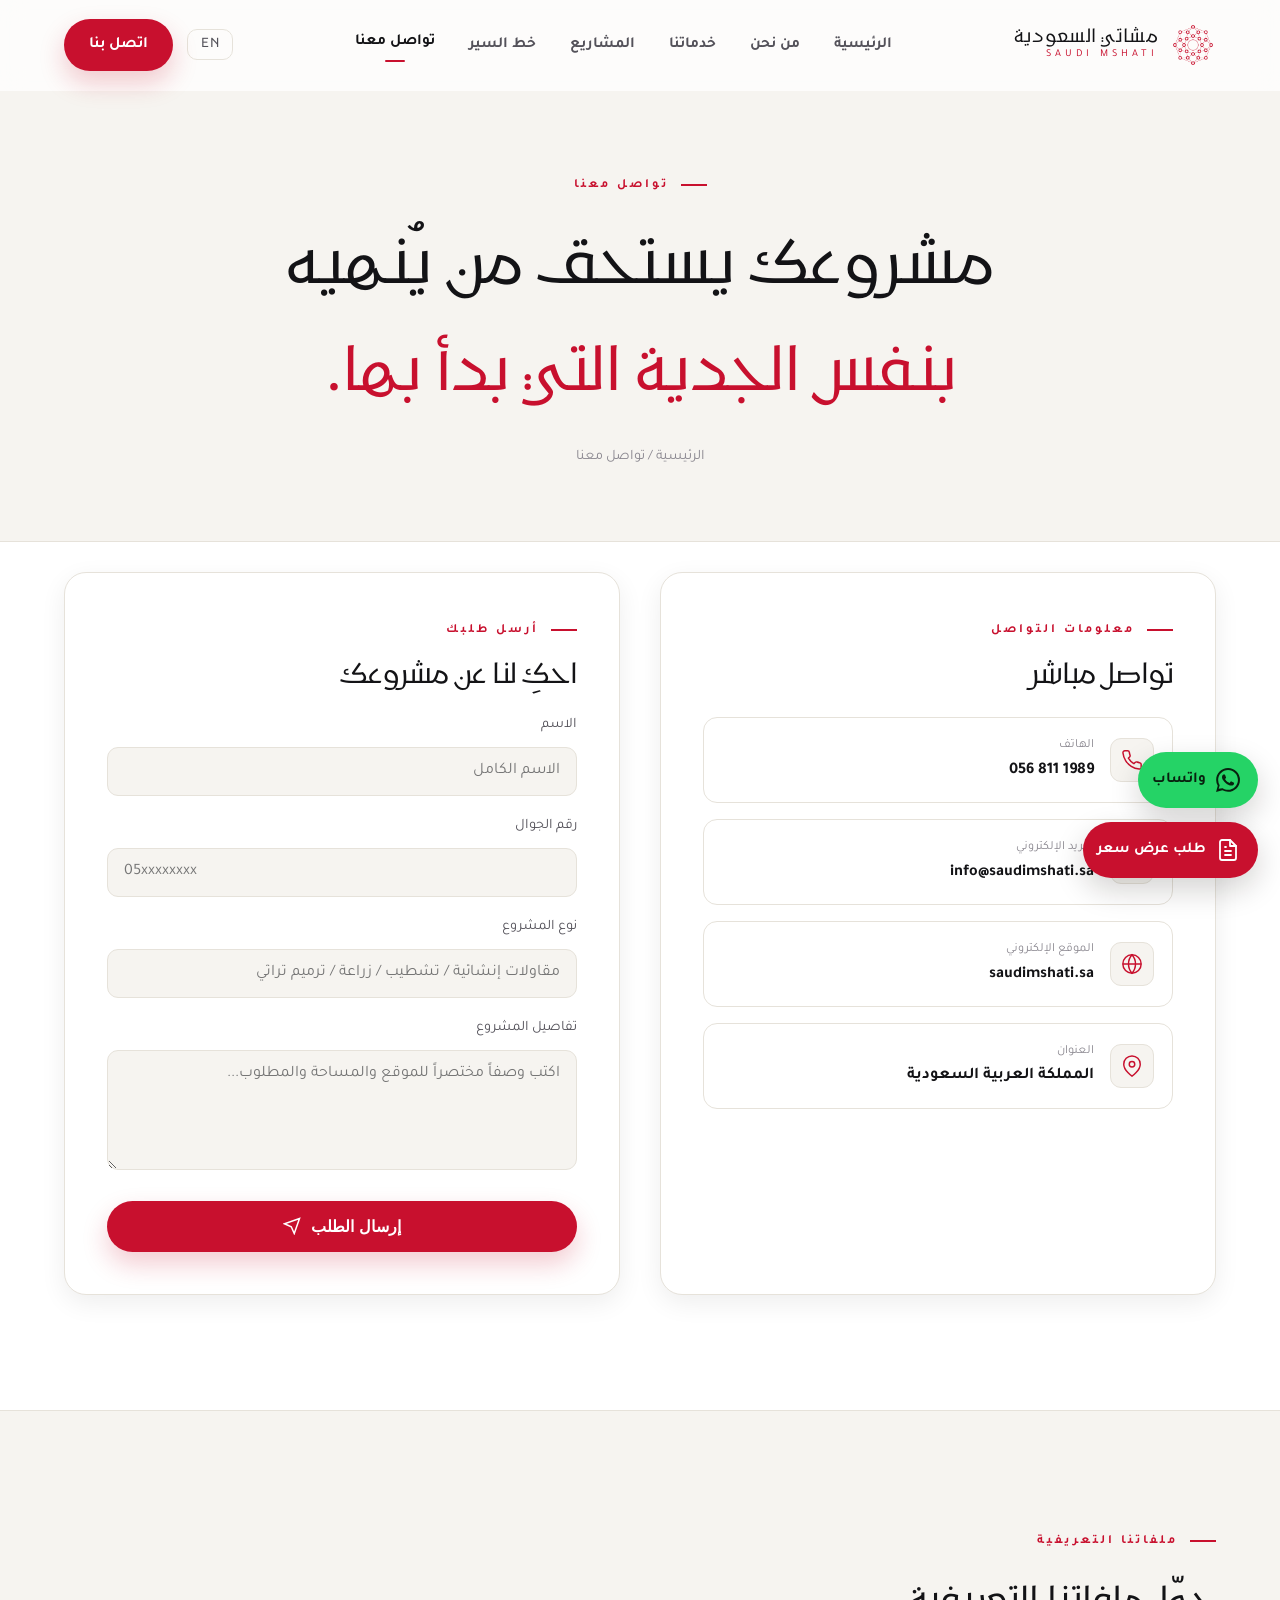
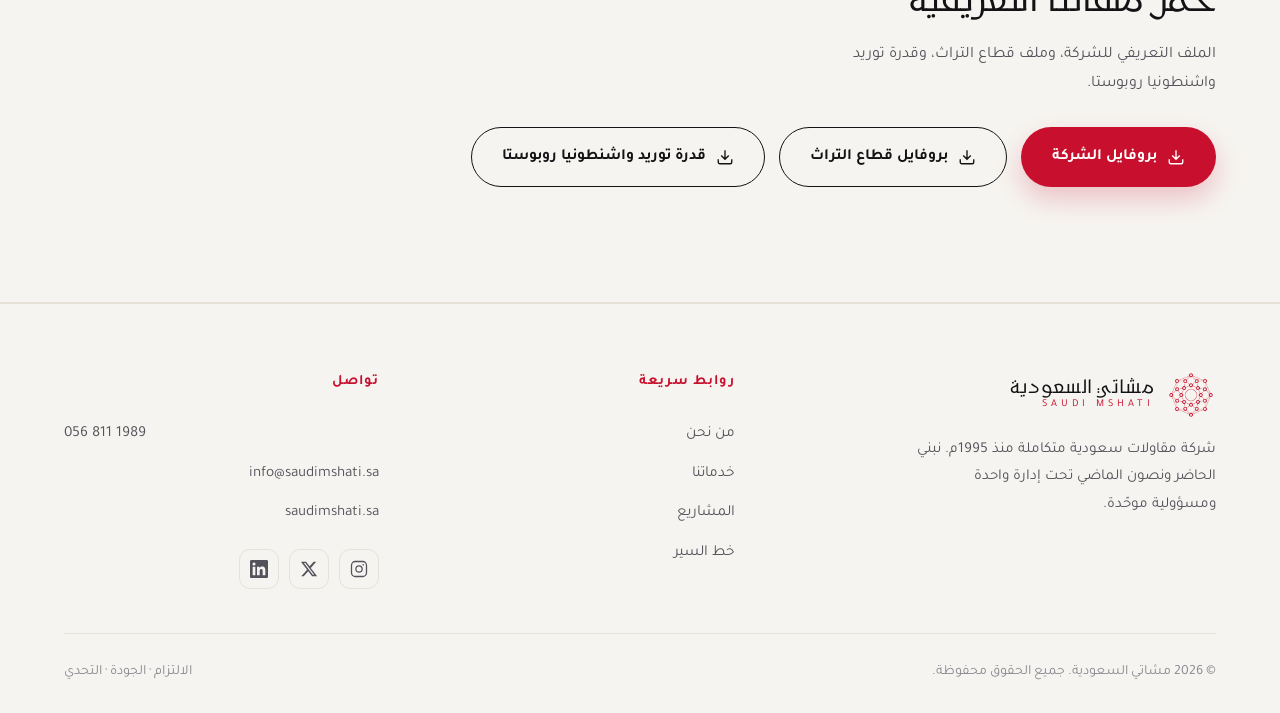
<file: contact.html>
<!DOCTYPE html>
<html lang="ar" dir="rtl">
<head>
<meta charset="UTF-8">
<meta name="viewport" content="width=device-width, initial-scale=1.0">
<title>تواصل معنا | مشاتي السعودية</title>
<meta name="description" content="تواصل مع مشاتي السعودية — هاتف 0568111989، البريد info@saudimshati.sa، المملكة العربية السعودية.">
<link rel="preconnect" href="https://fonts.googleapis.com">
<link rel="preconnect" href="https://fonts.gstatic.com" crossorigin>
<link rel="preload" href="Kufam.woff2" as="font" type="font/woff2" crossorigin>
<link rel="stylesheet" href="style.css">
</head>
<body data-page="contact">

<header class="site-header">
  <div class="container nav">
    <a class="brand" href="index.html">
      <img src="logo.png" alt="مشاتي السعودية" class="brand-logo" onerror="this.style.display='none';this.nextElementSibling.style.display='grid'"><span class="brand-mark" aria-hidden="true" style="display:none"><svg viewBox="0 0 24 24" fill="none" stroke="currentColor" stroke-width="1.6" style="color:var(--gold-2)"><path d="M3 21h18M5 21V8l7-5 7 5v13M9 21v-6h6v6"/></svg></span>
      <span class="brand-text"><b>مشاتي السعودية</b><span>SAUDI MSHATI</span></span>
    </a>
    <nav class="nav-links" aria-label="القائمة الرئيسية">
      <a href="index.html" data-en="Home">الرئيسية</a>
      <a href="about.html" data-en="About">من نحن</a>
      <a href="services.html" data-en="Services">خدماتنا</a>
      <a href="projects.html" data-en="Projects">المشاريع</a>
      <a href="process.html" data-en="Process">خط السير</a>
      <a href="contact.html" class="active" data-en="Contact">تواصل معنا</a>
    </nav>
    <div class="nav-cta">
      <button class="lang-toggle" data-lang-toggle aria-label="Switch to English">EN</button>
      <a href="tel:+966568111989" class="btn btn-gold" data-en="Call Us">اتصل بنا</a>
      <button class="nav-toggle" aria-label="فتح القائمة"><span></span><span></span><span></span></button>
    </div>
  </div>
</header>

<!-- PAGE HERO -->
<section class="page-hero">
  <div class="container">
    <span class="eyebrow" style="justify-content:center" data-en="Contact Us">تواصل معنا</span>
    <h1 data-en="Your project deserves to be finished<br><span class=&quot;text-gold&quot;>with the same seriousness it began.</span>">مشروعك يستحق من يُنهيه<br><span class="text-gold">بنفس الجدية التي بدأ بها.</span></h1>
    <p class="breadcrumb"><a href="index.html" data-en="Home">الرئيسية</a> / <span data-en="Contact">تواصل معنا</span></p>
  </div>
</section>

<section class="section" style="padding-top:30px">
  <div class="container">
    <div class="contact-grid">

      <!-- Info -->
      <div class="contact-card reveal">
        <span class="eyebrow" data-en="Contact Information">معلومات التواصل</span>
        <h2 class="h-display" style="font-size:1.7rem" data-en="Direct Contact">تواصل مباشر</h2>
        <div class="contact-list">
          <a href="tel:+966568111989">
            <span class="ci"><svg viewBox="0 0 24 24" fill="none" stroke="currentColor" stroke-width="1.6"><path d="M22 16.92v3a2 2 0 0 1-2.18 2 19.8 19.8 0 0 1-8.63-3.07 19.5 19.5 0 0 1-6-6 19.8 19.8 0 0 1-3.07-8.67A2 2 0 0 1 4.11 2h3a2 2 0 0 1 2 1.72c.13.96.36 1.9.7 2.81a2 2 0 0 1-.45 2.11L8.09 9.91a16 16 0 0 0 6 6l1.27-1.27a2 2 0 0 1 2.11-.45c.91.34 1.85.57 2.81.7A2 2 0 0 1 22 16.92Z"/></svg></span>
            <span><small data-en="Phone">الهاتف</small><b dir="ltr">056 811 1989</b></span>
          </a>
          <a href="mailto:info@saudimshati.sa">
            <span class="ci"><svg viewBox="0 0 24 24" fill="none" stroke="currentColor" stroke-width="1.6"><rect x="2" y="4" width="20" height="16" rx="2"/><path d="m22 7-10 5L2 7"/></svg></span>
            <span><small data-en="Email">البريد الإلكتروني</small><b>info@saudimshati.sa</b></span>
          </a>
          <a href="https://saudimshati.sa" target="_blank" rel="noopener">
            <span class="ci"><svg viewBox="0 0 24 24" fill="none" stroke="currentColor" stroke-width="1.6"><circle cx="12" cy="12" r="10"/><path d="M2 12h20M12 2a15 15 0 0 1 0 20 15 15 0 0 1 0-20Z"/></svg></span>
            <span><small data-en="Website">الموقع الإلكتروني</small><b>saudimshati.sa</b></span>
          </a>
          <div>
            <span class="ci"><svg viewBox="0 0 24 24" fill="none" stroke="currentColor" stroke-width="1.6"><path d="M21 10c0 7-9 13-9 13s-9-6-9-13a9 9 0 0 1 18 0Z"/><circle cx="12" cy="10" r="3"/></svg></span>
            <span><small data-en="Address">العنوان</small><b data-en="Kingdom of Saudi Arabia">المملكة العربية السعودية</b></span>
          </div>
        </div>
      </div>

      <!-- Form -->
      <div class="contact-card reveal">
        <span class="eyebrow" data-en="Send Your Request">أرسل طلبك</span>
        <h2 class="h-display" style="font-size:1.7rem" data-en="Tell us about your project">احكِ لنا عن مشروعك</h2>
        <form id="contact-form" style="margin-top:22px">
          <div class="field">
            <label for="name" data-en="Name">الاسم</label>
            <input id="name" name="name" type="text" placeholder="الاسم الكامل" data-en-ph="Full name" required>
          </div>
          <div class="field">
            <label for="phone" data-en="Mobile Number">رقم الجوال</label>
            <input id="phone" name="phone" type="tel" placeholder="05xxxxxxxx" data-en-ph="05xxxxxxxx" required>
          </div>
          <div class="field">
            <label for="type" data-en="Project Type">نوع المشروع</label>
            <input id="type" name="type" type="text" placeholder="مقاولات إنشائية / تشطيب / زراعة / ترميم تراثي" data-en-ph="Structural contracting / Finishing / Landscaping / Heritage restoration">
          </div>
          <div class="field">
            <label for="msg" data-en="Project Details">تفاصيل المشروع</label>
            <textarea id="msg" name="msg" placeholder="اكتب وصفاً مختصراً للموقع والمساحة والمطلوب..." data-en-ph="Write a brief description of the location, area, and scope..."></textarea>
          </div>
          <button type="submit" class="btn btn-gold" style="width:100%;justify-content:center"><span data-en="Send Request">إرسال الطلب</span>
            <svg viewBox="0 0 24 24" fill="none" stroke="currentColor" stroke-width="2"><path d="m22 2-7 20-4-9-9-4 20-7Z"/></svg>
          </button>
        </form>
      </div>

    </div>
  </div>
</section>

<!-- ============ PROFILES ============ -->
<section class="section profiles-band">
  <div class="container reveal">
    <div class="profiles-inner">
      <div class="profiles-copy">
        <span class="eyebrow" data-en="Company Profiles">ملفاتنا التعريفية</span>
        <h2 data-en="Download our profiles">حمّل ملفاتنا التعريفية</h2>
        <p data-en="The company profile, the heritage sector profile, and our Washingtonia Robusta supply capability.">الملف التعريفي للشركة، وملف قطاع التراث، وقدرة توريد واشنطونيا روبوستا.</p>
      </div>
      <div class="profiles-actions">
        <a class="btn btn-gold btn-profile" href="https://drive.google.com/file/d/1s8vAo8YDHD7ewk54DN5xXKEQ1WnWDUiV/view" target="_blank" rel="noopener">
          <svg viewBox="0 0 24 24" fill="none" stroke="currentColor" stroke-width="1.8"><path d="M21 15v4a2 2 0 0 1-2 2H5a2 2 0 0 1-2-2v-4M7 10l5 5 5-5M12 15V3"/></svg>
          <span data-en="Company Profile">بروفايل الشركة</span>
        </a>
        <a class="btn btn-ghost btn-profile" href="https://drive.google.com/file/d/1Gg9kqWlVtLMu4yennvlUUCW6ylUsYEZk/view" target="_blank" rel="noopener">
          <svg viewBox="0 0 24 24" fill="none" stroke="currentColor" stroke-width="1.8"><path d="M21 15v4a2 2 0 0 1-2 2H5a2 2 0 0 1-2-2v-4M7 10l5 5 5-5M12 15V3"/></svg>
          <span data-en="Heritage Sector Profile">بروفايل قطاع التراث</span>
        </a>
        <a class="btn btn-ghost btn-profile" href="https://drive.google.com/file/d/1iKZkWG92Yd0U5uU12uhWWHwQIkiVfBHx/view" target="_blank" rel="noopener">
          <svg viewBox="0 0 24 24" fill="none" stroke="currentColor" stroke-width="1.8"><path d="M21 15v4a2 2 0 0 1-2 2H5a2 2 0 0 1-2-2v-4M7 10l5 5 5-5M12 15V3"/></svg>
          <span data-en="Washingtonia Robusta Supply Capability">قدرة توريد واشنطونيا روبوستا</span>
        </a>
      </div>
    </div>
  </div>
</section>

<footer class="site-footer">
  <div class="container">
    <div class="footer-grid">
      <div>
        <a class="brand" href="index.html">
          <img src="logo.png" alt="مشاتي السعودية" class="brand-logo" onerror="this.style.display='none';this.nextElementSibling.style.display='grid'"><span class="brand-mark" aria-hidden="true" style="display:none"><svg viewBox="0 0 24 24" fill="none" stroke="currentColor" stroke-width="1.6" style="color:var(--gold-2)"><path d="M3 21h18M5 21V8l7-5 7 5v13M9 21v-6h6v6"/></svg></span>
          <span class="brand-text"><b>مشاتي السعودية</b><span>SAUDI MSHATI</span></span>
        </a>
        <p data-en="An integrated Saudi contracting company since 1995. We build the present and preserve the past under one management and one accountability.">شركة مقاولات سعودية متكاملة منذ 1995م. نبني الحاضر ونصون الماضي تحت إدارة واحدة ومسؤولية موحّدة.</p>
      </div>
      <div class="footer-col">
        <h5 data-en="Quick Links">روابط سريعة</h5>
        <a href="about.html" data-en="About">من نحن</a><a href="services.html" data-en="Services">خدماتنا</a><a href="projects.html" data-en="Projects">المشاريع</a><a href="process.html" data-en="Process">خط السير</a>
      </div>
      <div class="footer-col">
        <h5 data-en="Contact">تواصل</h5>
        <a href="tel:+966568111989" dir="ltr">056 811 1989</a>
        <a href="mailto:info@saudimshati.sa">info@saudimshati.sa</a>
        <a href="https://saudimshati.sa" target="_blank" rel="noopener">saudimshati.sa</a>
        <div class="footer-social" aria-label="حسابات التواصل الاجتماعي">
          <a href="https://instagram.com/saudimashati.sa" target="_blank" rel="noopener" aria-label="Instagram"><svg viewBox="0 0 24 24" fill="none" stroke="currentColor" stroke-width="1.7"><rect x="2" y="2" width="20" height="20" rx="5"/><circle cx="12" cy="12" r="4.2"/><circle cx="17.6" cy="6.4" r="1.1" fill="currentColor" stroke="none"/></svg></a>
          <a href="https://x.com/saudimashati" target="_blank" rel="noopener" aria-label="X (Twitter)"><svg viewBox="0 0 24 24" fill="currentColor"><path d="M18.244 2.25h3.308l-7.227 8.26 8.502 11.24h-6.66l-5.214-6.817L4.99 21.75H1.68l7.73-8.835L1.254 2.25H8.08l4.713 6.231zM17.083 19.77h1.833L7.084 4.126H5.117z"/></svg></a>
          <a href="https://www.linkedin.com/company/saudi-mshati/" target="_blank" rel="noopener" aria-label="LinkedIn"><svg viewBox="0 0 24 24" fill="currentColor"><path d="M20.45 20.45h-3.56v-5.57c0-1.33-.02-3.04-1.85-3.04-1.85 0-2.13 1.45-2.13 2.94v5.67H9.35V9h3.42v1.56h.05c.48-.9 1.64-1.85 3.37-1.85 3.6 0 4.27 2.37 4.27 5.45v6.29zM5.34 7.43a2.07 2.07 0 1 1 0-4.14 2.07 2.07 0 0 1 0 4.14zM7.12 20.45H3.55V9h3.57v11.45zM22.22 0H1.77C.79 0 0 .77 0 1.73v20.54C0 23.23.79 24 1.77 24h20.45c.98 0 1.78-.77 1.78-1.73V1.73C24 .77 23.2 0 22.22 0z"/></svg></a>
        </div>
      </div>
    </div>
    <div class="footer-bottom">
      <span data-en="© <span id=&quot;year&quot;>2026</span> Saudi Mshati. All rights reserved.">© <span id="year">2026</span> مشاتي السعودية. جميع الحقوق محفوظة.</span>
      <span data-en="Commitment · Quality · Challenge">الالتزام · الجودة · التحدي</span>
    </div>
  </div>
</footer>

<!-- الاتصال بقاعدة البيانات يتم عبر fetch داخل main.js — بدون مكتبة خارجية من CDN -->
<script src="config.js"></script>
<script src="main.js"></script>
<script src="i18n.js"></script>
</body>
</html>
</file>
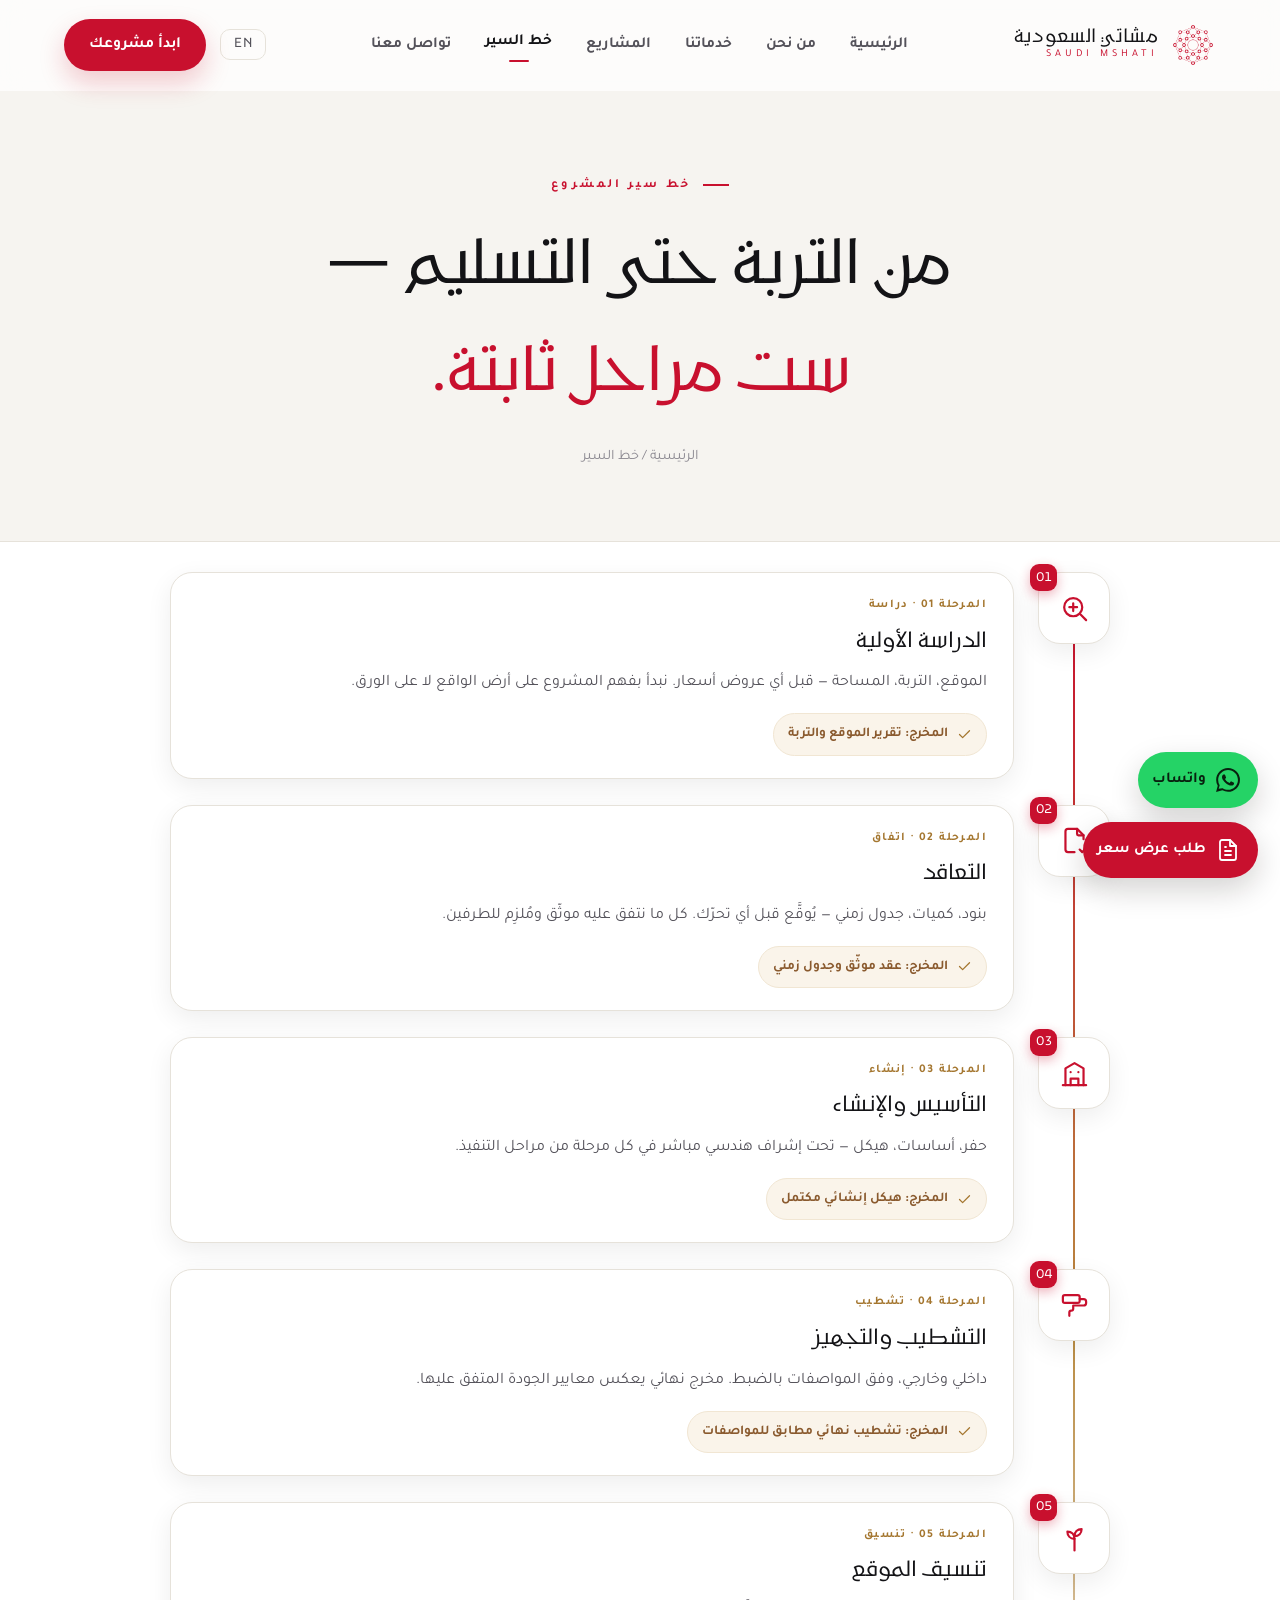
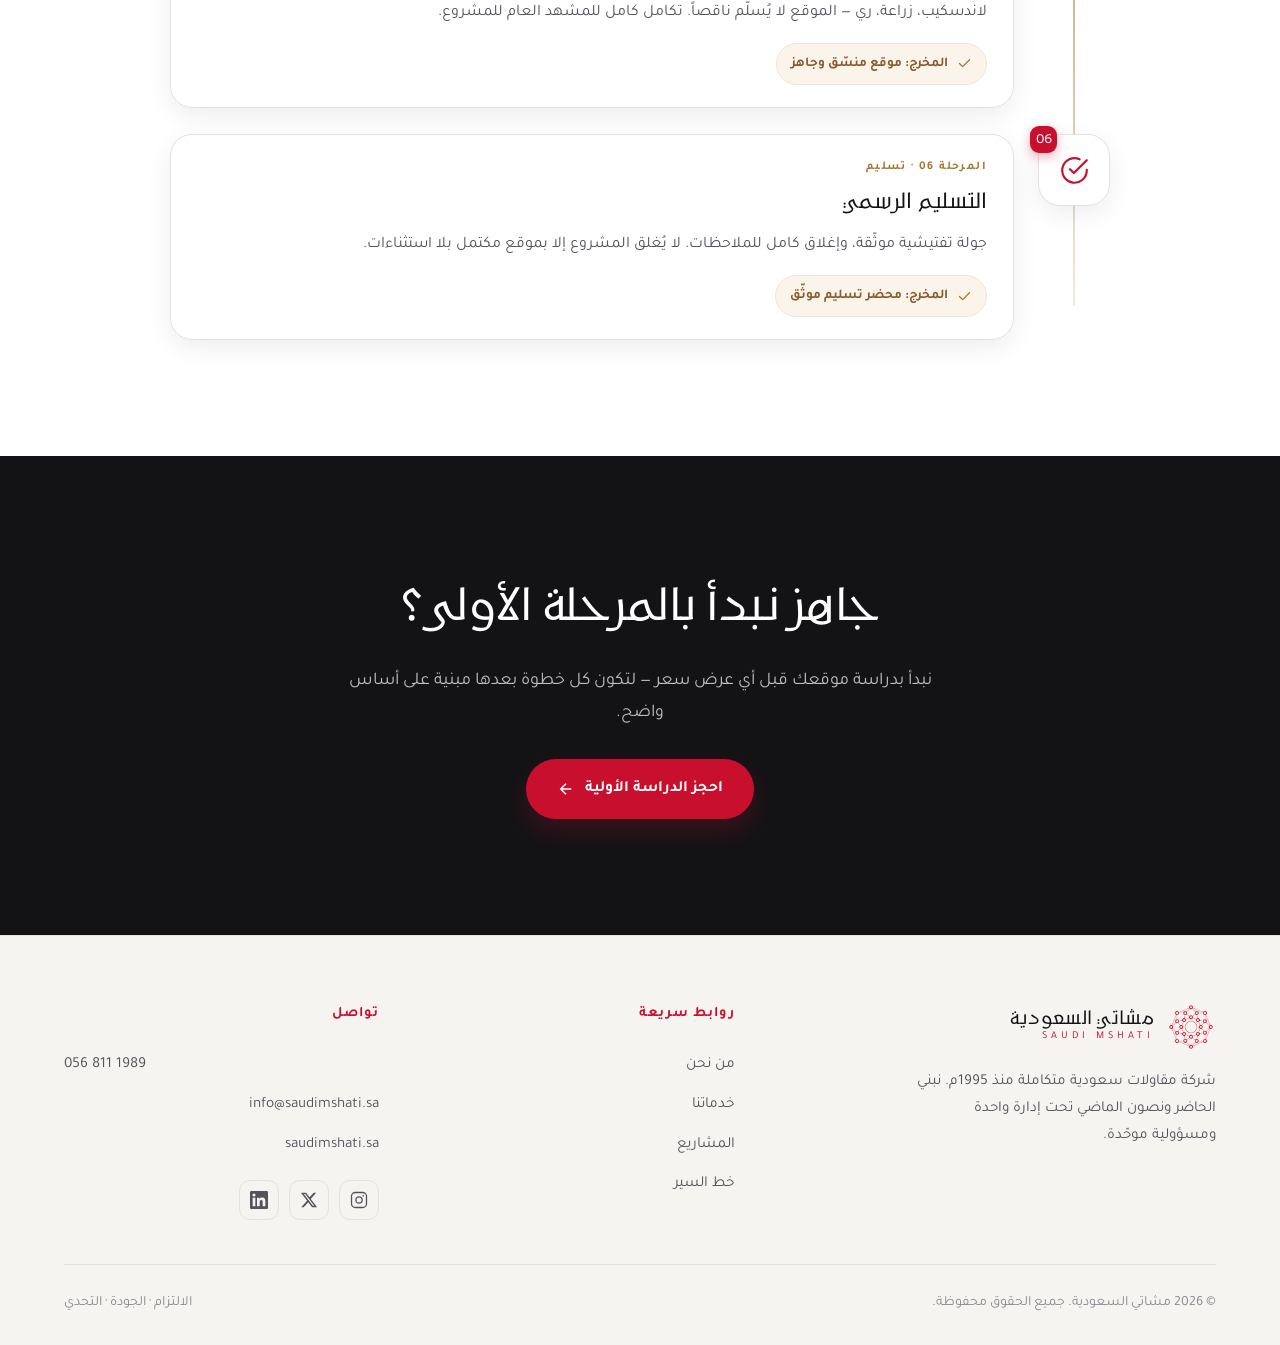
<file: process.html>
<!DOCTYPE html>
<html lang="ar" dir="rtl">
<head>
<meta charset="UTF-8">
<meta name="viewport" content="width=device-width, initial-scale=1.0">
<title>خط سير المشروع | مشاتي السعودية</title>
<meta name="description" content="ست مراحل ثابتة في مشاتي السعودية — من الدراسة الأولية حتى التسليم الرسمي الموثّق.">
<link rel="preconnect" href="https://fonts.googleapis.com">
<link rel="preconnect" href="https://fonts.gstatic.com" crossorigin>
<link rel="preload" href="Kufam.woff2" as="font" type="font/woff2" crossorigin>
<link rel="stylesheet" href="style.css">
</head>
<body data-page="process">

<header class="site-header">
  <div class="container nav">
    <a class="brand" href="index.html">
      <img src="logo.png" alt="مشاتي السعودية" class="brand-logo" onerror="this.style.display='none';this.nextElementSibling.style.display='grid'"><span class="brand-mark" aria-hidden="true" style="display:none"><svg viewBox="0 0 24 24" fill="none" stroke="currentColor" stroke-width="1.6" style="color:var(--gold-2)"><path d="M3 21h18M5 21V8l7-5 7 5v13M9 21v-6h6v6"/></svg></span>
      <span class="brand-text"><b>مشاتي السعودية</b><span>SAUDI MSHATI</span></span>
    </a>
    <nav class="nav-links" aria-label="القائمة الرئيسية">
      <a href="index.html" data-en="Home">الرئيسية</a>
      <a href="about.html" data-en="About">من نحن</a>
      <a href="services.html" data-en="Services">خدماتنا</a>
      <a href="projects.html" data-en="Projects">المشاريع</a>
      <a href="process.html" class="active" data-en="Process">خط السير</a>
      <a href="contact.html" data-en="Contact">تواصل معنا</a>
    </nav>
    <div class="nav-cta">
      <button class="lang-toggle" data-lang-toggle aria-label="Switch to English">EN</button>
      <a href="contact.html" class="btn btn-gold" data-en="Start Your Project">ابدأ مشروعك</a>
      <button class="nav-toggle" aria-label="فتح القائمة"><span></span><span></span><span></span></button>
    </div>
  </div>
</header>

<!-- PAGE HERO -->
<section class="page-hero">
  <div class="container">
    <span class="eyebrow" style="justify-content:center" data-en="Project Process">خط سير المشروع</span>
    <h1 data-en="From soil to handover —<br><span class=&quot;text-gold&quot;>six fixed stages.</span>">من التربة حتى التسليم —<br><span class="text-gold">ست مراحل ثابتة.</span></h1>
    <p class="breadcrumb"><a href="index.html" data-en="Home">الرئيسية</a> / <span data-en="Process">خط السير</span></p>
  </div>
</section>

<section class="section" style="padding-top:30px">
  <div class="container">
    <div class="journey">

      <div class="j-step reveal">
        <div class="j-badge">
          <span class="j-num">01</span>
          <svg viewBox="0 0 24 24" fill="none" stroke="currentColor" stroke-width="1.7" stroke-linecap="round" stroke-linejoin="round"><circle cx="11" cy="11" r="7"/><path d="m21 21-4.3-4.3"/><path d="M11 8v6M8 11h6"/></svg>
        </div>
        <div class="j-card">
          <span class="j-phase" data-en="Phase 01 · Study">المرحلة 01 · دراسة</span>
          <h4 data-en="Initial Study">الدراسة الأولية</h4>
          <p data-en="Site, soil, area — before any quotes. We start by understanding the project on the ground, not on paper.">الموقع، التربة، المساحة — قبل أي عروض أسعار. نبدأ بفهم المشروع على أرض الواقع لا على الورق.</p>
          <span class="j-out"><svg viewBox="0 0 24 24" fill="none" stroke="currentColor" stroke-width="2" stroke-linecap="round" stroke-linejoin="round"><path d="M20 6 9 17l-5-5"/></svg><span data-en="Output: site &amp; soil report">المخرج: تقرير الموقع والتربة</span></span>
        </div>
      </div>

      <div class="j-step reveal">
        <div class="j-badge">
          <span class="j-num">02</span>
          <svg viewBox="0 0 24 24" fill="none" stroke="currentColor" stroke-width="1.7" stroke-linecap="round" stroke-linejoin="round"><path d="M14 3v4a1 1 0 0 0 1 1h4"/><path d="M19 11V8l-5-5H7a2 2 0 0 0-2 2v14a2 2 0 0 0 2 2h5"/><path d="m16 19 2 2 4-4"/></svg>
        </div>
        <div class="j-card">
          <span class="j-phase" data-en="Phase 02 · Agreement">المرحلة 02 · اتفاق</span>
          <h4 data-en="Contracting">التعاقد</h4>
          <p data-en="Terms, quantities, schedule — signed before any move. Everything we agree on is documented and binding for both parties.">بنود، كميات، جدول زمني — يُوقَّع قبل أي تحرّك. كل ما نتفق عليه موثّق ومُلزِم للطرفين.</p>
          <span class="j-out"><svg viewBox="0 0 24 24" fill="none" stroke="currentColor" stroke-width="2" stroke-linecap="round" stroke-linejoin="round"><path d="M20 6 9 17l-5-5"/></svg><span data-en="Output: signed contract &amp; timeline">المخرج: عقد موثّق وجدول زمني</span></span>
        </div>
      </div>

      <div class="j-step reveal">
        <div class="j-badge">
          <span class="j-num">03</span>
          <svg viewBox="0 0 24 24" fill="none" stroke="currentColor" stroke-width="1.7" stroke-linecap="round" stroke-linejoin="round"><path d="M3 21h18"/><path d="M5 21V8l7-4 7 4v13"/><path d="M9 21v-5h6v5"/><path d="M9 11h.01M15 11h.01"/></svg>
        </div>
        <div class="j-card">
          <span class="j-phase" data-en="Phase 03 · Build">المرحلة 03 · إنشاء</span>
          <h4 data-en="Foundation &amp; Construction">التأسيس والإنشاء</h4>
          <p data-en="Excavation, foundations, frame — under direct engineering supervision at every stage of execution.">حفر، أساسات، هيكل — تحت إشراف هندسي مباشر في كل مرحلة من مراحل التنفيذ.</p>
          <span class="j-out"><svg viewBox="0 0 24 24" fill="none" stroke="currentColor" stroke-width="2" stroke-linecap="round" stroke-linejoin="round"><path d="M20 6 9 17l-5-5"/></svg><span data-en="Output: completed structural frame">المخرج: هيكل إنشائي مكتمل</span></span>
        </div>
      </div>

      <div class="j-step reveal">
        <div class="j-badge">
          <span class="j-num">04</span>
          <svg viewBox="0 0 24 24" fill="none" stroke="currentColor" stroke-width="1.7" stroke-linecap="round" stroke-linejoin="round"><rect x="3" y="4" width="13" height="6" rx="1.5"/><path d="M16 7h3a2 2 0 0 1 2 2v1a2 2 0 0 1-2 2h-7"/><path d="M11 12v2.5a1.5 1.5 0 0 1-1.5 1.5A1.5 1.5 0 0 0 8 17.5V20"/></svg>
        </div>
        <div class="j-card">
          <span class="j-phase" data-en="Phase 04 · Finish">المرحلة 04 · تشطيب</span>
          <h4 data-en="Finishing &amp; Fit-out">التشطيب والتجهيز</h4>
          <p data-en="Interior and exterior, exactly to specification. A final result that reflects the agreed quality standards.">داخلي وخارجي، وفق المواصفات بالضبط. مخرج نهائي يعكس معايير الجودة المتفق عليها.</p>
          <span class="j-out"><svg viewBox="0 0 24 24" fill="none" stroke="currentColor" stroke-width="2" stroke-linecap="round" stroke-linejoin="round"><path d="M20 6 9 17l-5-5"/></svg><span data-en="Output: spec-matched final finish">المخرج: تشطيب نهائي مطابق للمواصفات</span></span>
        </div>
      </div>

      <div class="j-step reveal">
        <div class="j-badge">
          <span class="j-num">05</span>
          <svg viewBox="0 0 24 24" fill="none" stroke="currentColor" stroke-width="1.7" stroke-linecap="round" stroke-linejoin="round"><path d="M12 22v-9"/><path d="M12 13c0-3.3-2.2-5.5-5.5-5.5C6.5 10.8 8.7 13 12 13Z"/><path d="M12 11c0-3.3 2.2-5.5 5.5-5.5C17.5 8.8 15.3 11 12 11Z"/></svg>
        </div>
        <div class="j-card">
          <span class="j-phase" data-en="Phase 05 · Landscape">المرحلة 05 · تنسيق</span>
          <h4 data-en="Site Landscaping">تنسيق الموقع</h4>
          <p data-en="Landscaping, planting, irrigation — the site is not handed over incomplete. Full integration of the project's overall scene.">لاندسكيب، زراعة، ري — الموقع لا يُسلَّم ناقصاً. تكامل كامل للمشهد العام للمشروع.</p>
          <span class="j-out"><svg viewBox="0 0 24 24" fill="none" stroke="currentColor" stroke-width="2" stroke-linecap="round" stroke-linejoin="round"><path d="M20 6 9 17l-5-5"/></svg><span data-en="Output: landscaped, ready site">المخرج: موقع منسّق وجاهز</span></span>
        </div>
      </div>

      <div class="j-step reveal">
        <div class="j-badge">
          <span class="j-num">06</span>
          <svg viewBox="0 0 24 24" fill="none" stroke="currentColor" stroke-width="1.7" stroke-linecap="round" stroke-linejoin="round"><path d="M21.5 11.5V12a9.5 9.5 0 1 1-5.6-8.7"/><path d="m8.5 11 3 3 10-10"/></svg>
        </div>
        <div class="j-card">
          <span class="j-phase" data-en="Phase 06 · Handover">المرحلة 06 · تسليم</span>
          <h4 data-en="Formal Handover">التسليم الرسمي</h4>
          <p data-en="A documented inspection tour and full closure of all observations. The project is not closed except with a complete site, no exceptions.">جولة تفتيشية موثّقة، وإغلاق كامل للملاحظات. لا يُغلق المشروع إلا بموقع مكتمل بلا استثناءات.</p>
          <span class="j-out"><svg viewBox="0 0 24 24" fill="none" stroke="currentColor" stroke-width="2" stroke-linecap="round" stroke-linejoin="round"><path d="M20 6 9 17l-5-5"/></svg><span data-en="Output: documented handover record">المخرج: محضر تسليم موثّق</span></span>
        </div>
      </div>

    </div>
  </div>
</section>

<!-- CTA -->
<section class="section cta-band">
  <div class="container reveal">
    <h2 data-en="Ready to start with stage one?">جاهز نبدأ بالمرحلة الأولى؟</h2>
    <p class="lead" data-en="We start by studying your site before any quote — so every step after it is built on a clear foundation.">نبدأ بدراسة موقعك قبل أي عرض سعر — لتكون كل خطوة بعدها مبنية على أساس واضح.</p>
    <a href="contact.html" class="btn btn-gold"><span data-en="Book the Initial Study">احجز الدراسة الأولية</span>
      <svg viewBox="0 0 24 24" fill="none" stroke="currentColor" stroke-width="2"><path d="M19 12H5M12 19l-7-7 7-7"/></svg>
    </a>
  </div>
</section>

<footer class="site-footer">
  <div class="container">
    <div class="footer-grid">
      <div>
        <a class="brand" href="index.html">
          <img src="logo.png" alt="مشاتي السعودية" class="brand-logo" onerror="this.style.display='none';this.nextElementSibling.style.display='grid'"><span class="brand-mark" aria-hidden="true" style="display:none"><svg viewBox="0 0 24 24" fill="none" stroke="currentColor" stroke-width="1.6" style="color:var(--gold-2)"><path d="M3 21h18M5 21V8l7-5 7 5v13M9 21v-6h6v6"/></svg></span>
          <span class="brand-text"><b>مشاتي السعودية</b><span>SAUDI MSHATI</span></span>
        </a>
        <p data-en="An integrated Saudi contracting company since 1995. We build the present and preserve the past under one management and one accountability.">شركة مقاولات سعودية متكاملة منذ 1995م. نبني الحاضر ونصون الماضي تحت إدارة واحدة ومسؤولية موحّدة.</p>
      </div>
      <div class="footer-col">
        <h5 data-en="Quick Links">روابط سريعة</h5>
        <a href="about.html" data-en="About">من نحن</a><a href="services.html" data-en="Services">خدماتنا</a><a href="projects.html" data-en="Projects">المشاريع</a><a href="process.html" data-en="Process">خط السير</a>
      </div>
      <div class="footer-col">
        <h5 data-en="Contact">تواصل</h5>
        <a href="tel:+966568111989" dir="ltr">056 811 1989</a>
        <a href="mailto:info@saudimshati.sa">info@saudimshati.sa</a>
        <a href="https://saudimshati.sa" target="_blank" rel="noopener">saudimshati.sa</a>
        <div class="footer-social" aria-label="حسابات التواصل الاجتماعي">
          <a href="https://instagram.com/saudimashati.sa" target="_blank" rel="noopener" aria-label="Instagram"><svg viewBox="0 0 24 24" fill="none" stroke="currentColor" stroke-width="1.7"><rect x="2" y="2" width="20" height="20" rx="5"/><circle cx="12" cy="12" r="4.2"/><circle cx="17.6" cy="6.4" r="1.1" fill="currentColor" stroke="none"/></svg></a>
          <a href="https://x.com/saudimashati" target="_blank" rel="noopener" aria-label="X (Twitter)"><svg viewBox="0 0 24 24" fill="currentColor"><path d="M18.244 2.25h3.308l-7.227 8.26 8.502 11.24h-6.66l-5.214-6.817L4.99 21.75H1.68l7.73-8.835L1.254 2.25H8.08l4.713 6.231zM17.083 19.77h1.833L7.084 4.126H5.117z"/></svg></a>
          <a href="https://www.linkedin.com/company/saudi-mshati/" target="_blank" rel="noopener" aria-label="LinkedIn"><svg viewBox="0 0 24 24" fill="currentColor"><path d="M20.45 20.45h-3.56v-5.57c0-1.33-.02-3.04-1.85-3.04-1.85 0-2.13 1.45-2.13 2.94v5.67H9.35V9h3.42v1.56h.05c.48-.9 1.64-1.85 3.37-1.85 3.6 0 4.27 2.37 4.27 5.45v6.29zM5.34 7.43a2.07 2.07 0 1 1 0-4.14 2.07 2.07 0 0 1 0 4.14zM7.12 20.45H3.55V9h3.57v11.45zM22.22 0H1.77C.79 0 0 .77 0 1.73v20.54C0 23.23.79 24 1.77 24h20.45c.98 0 1.78-.77 1.78-1.73V1.73C24 .77 23.2 0 22.22 0z"/></svg></a>
        </div>
      </div>
    </div>
    <div class="footer-bottom">
      <span data-en="© <span id=&quot;year&quot;>2026</span> Saudi Mshati. All rights reserved.">© <span id="year">2026</span> مشاتي السعودية. جميع الحقوق محفوظة.</span>
      <span data-en="Commitment · Quality · Challenge">الالتزام · الجودة · التحدي</span>
    </div>
  </div>
</footer>

<!-- الاتصال بقاعدة البيانات يتم عبر fetch داخل main.js — بدون مكتبة خارجية من CDN -->
<script src="config.js"></script>
<script src="main.js"></script>
<script src="i18n.js"></script>
</body>
</html>
</file>
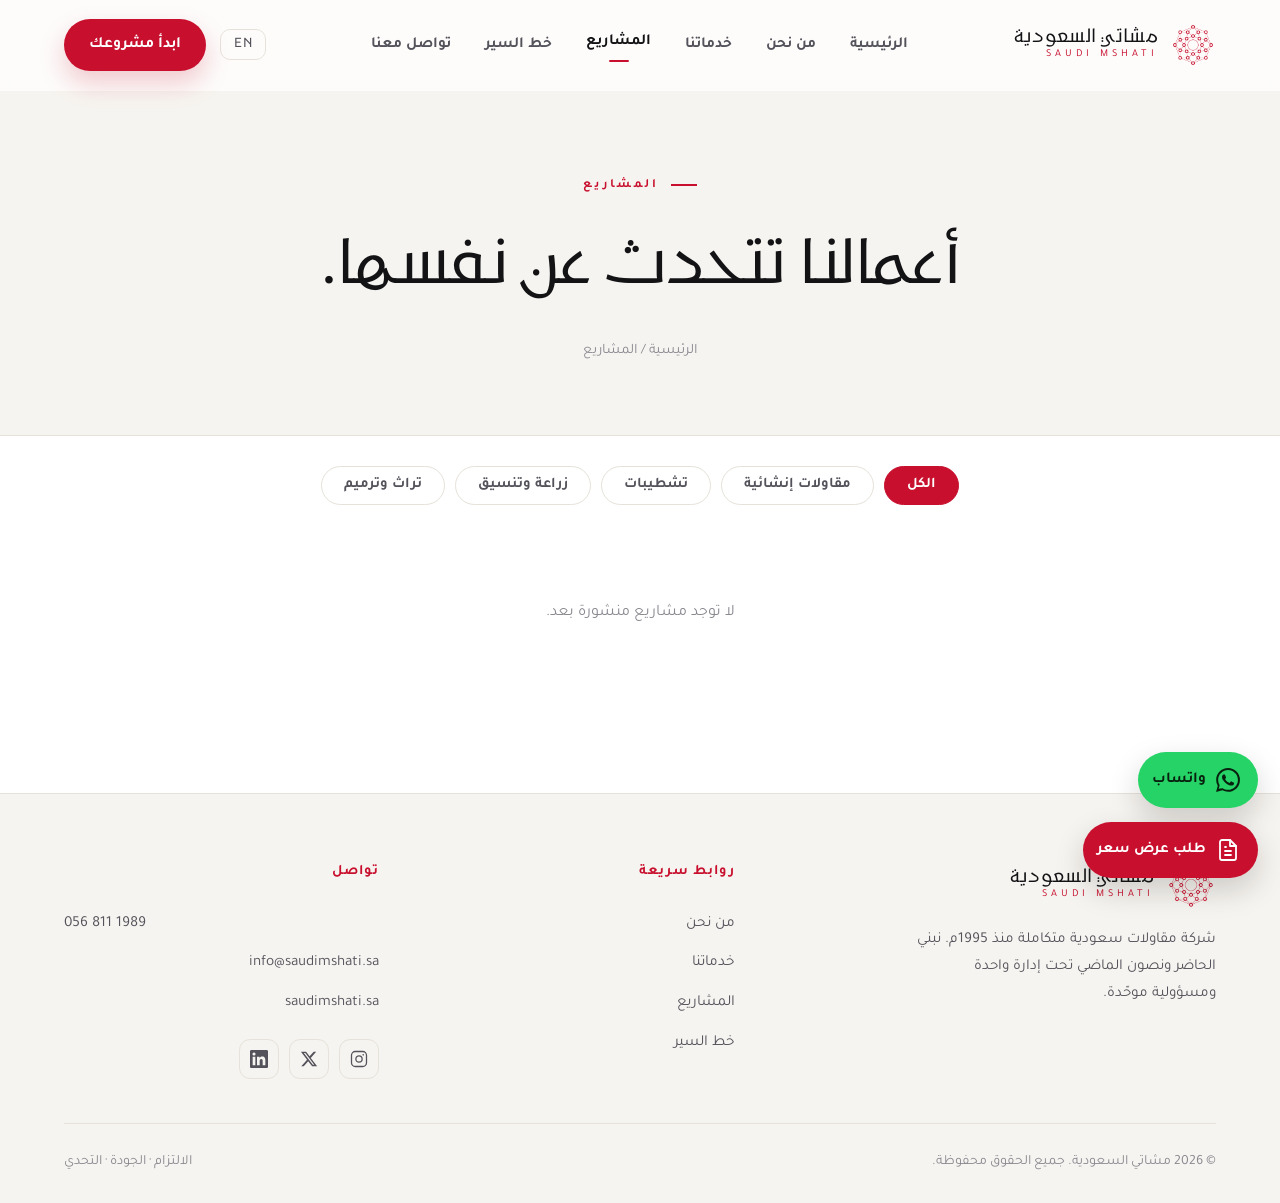
<file: projects.html>
<!DOCTYPE html>
<html lang="ar" dir="rtl">
<head>
<meta charset="UTF-8">
<meta name="viewport" content="width=device-width, initial-scale=1.0">
<title>المشاريع | مشاتي السعودية</title>
<meta name="description" content="معرض مشاريع مشاتي السعودية — مقاولات إنشائية، تشطيبات، زراعة وتنسيق، وترميم تراثي.">
<link rel="preconnect" href="https://fonts.googleapis.com">
<link rel="preconnect" href="https://fonts.gstatic.com" crossorigin>
<link rel="preload" href="Kufam.woff2" as="font" type="font/woff2" crossorigin>
<link rel="stylesheet" href="style.css">
</head>
<body data-page="projects">

<header class="site-header">
  <div class="container nav">
    <a class="brand" href="index.html">
      <img src="logo.png" alt="مشاتي السعودية" class="brand-logo" onerror="this.style.display='none';this.nextElementSibling.style.display='grid'"><span class="brand-mark" aria-hidden="true" style="display:none"><svg viewBox="0 0 24 24" fill="none" stroke="currentColor" stroke-width="1.6" style="color:var(--gold-2)"><path d="M3 21h18M5 21V8l7-5 7 5v13M9 21v-6h6v6"/></svg></span>
      <span class="brand-text"><b>مشاتي السعودية</b><span>SAUDI MSHATI</span></span>
    </a>
    <nav class="nav-links" aria-label="القائمة الرئيسية">
      <a href="index.html" data-en="Home">الرئيسية</a>
      <a href="about.html" data-en="About">من نحن</a>
      <a href="services.html" data-en="Services">خدماتنا</a>
      <a href="projects.html" class="active" data-en="Projects">المشاريع</a>
      <a href="process.html" data-en="Process">خط السير</a>
      <a href="contact.html" data-en="Contact">تواصل معنا</a>
    </nav>
    <div class="nav-cta">
      <button class="lang-toggle" data-lang-toggle aria-label="Switch to English">EN</button>
      <a href="contact.html" class="btn btn-gold" data-en="Start Your Project">ابدأ مشروعك</a>
      <button class="nav-toggle" aria-label="فتح القائمة"><span></span><span></span><span></span></button>
    </div>
  </div>
</header>

<!-- PAGE HERO -->
<section class="page-hero">
  <div class="container">
    <span class="eyebrow" style="justify-content:center" data-en="Projects">المشاريع</span>
    <h1 data-en="Our work speaks for itself.">أعمالنا تتحدث عن نفسها.</h1>
    <p class="breadcrumb"><a href="index.html" data-en="Home">الرئيسية</a> / <span data-en="Projects">المشاريع</span></p>
  </div>
</section>

<section class="section" style="padding-top:30px">
  <div class="container">

    <!-- FILTER -->
    <div class="filter-bar reveal">
      <button class="filter-btn active" data-filter="all" data-en="All">الكل</button>
      <button class="filter-btn" data-filter="structural" data-en="Structural Contracting">مقاولات إنشائية</button>
      <button class="filter-btn" data-filter="finishing" data-en="Finishing">تشطيبات</button>
      <button class="filter-btn" data-filter="landscape" data-en="Landscaping">زراعة وتنسيق</button>
      <button class="filter-btn" data-filter="heritage" data-en="Heritage &amp; Restoration">تراث وترميم</button>
    </div>

    <!-- GRID (يُملأ تلقائياً من قاعدة البيانات) -->
    <div class="projects-grid" id="projects-grid">
      <div class="state-msg" data-en="Loading projects…">جارٍ تحميل المشاريع…</div>
    </div>
  </div>
</section>

<footer class="site-footer">
  <div class="container">
    <div class="footer-grid">
      <div>
        <a class="brand" href="index.html">
          <img src="logo.png" alt="مشاتي السعودية" class="brand-logo" onerror="this.style.display='none';this.nextElementSibling.style.display='grid'"><span class="brand-mark" aria-hidden="true" style="display:none"><svg viewBox="0 0 24 24" fill="none" stroke="currentColor" stroke-width="1.6" style="color:var(--gold-2)"><path d="M3 21h18M5 21V8l7-5 7 5v13M9 21v-6h6v6"/></svg></span>
          <span class="brand-text"><b>مشاتي السعودية</b><span>SAUDI MSHATI</span></span>
        </a>
        <p data-en="An integrated Saudi contracting company since 1995. We build the present and preserve the past under one management and one accountability.">شركة مقاولات سعودية متكاملة منذ 1995م. نبني الحاضر ونصون الماضي تحت إدارة واحدة ومسؤولية موحّدة.</p>
      </div>
      <div class="footer-col">
        <h5 data-en="Quick Links">روابط سريعة</h5>
        <a href="about.html" data-en="About">من نحن</a><a href="services.html" data-en="Services">خدماتنا</a><a href="projects.html" data-en="Projects">المشاريع</a><a href="process.html" data-en="Process">خط السير</a>
      </div>
      <div class="footer-col">
        <h5 data-en="Contact">تواصل</h5>
        <a href="tel:+966568111989" dir="ltr">056 811 1989</a>
        <a href="mailto:info@saudimshati.sa">info@saudimshati.sa</a>
        <a href="https://saudimshati.sa" target="_blank" rel="noopener">saudimshati.sa</a>
        <div class="footer-social" aria-label="حسابات التواصل الاجتماعي">
          <a href="https://instagram.com/saudimashati.sa" target="_blank" rel="noopener" aria-label="Instagram"><svg viewBox="0 0 24 24" fill="none" stroke="currentColor" stroke-width="1.7"><rect x="2" y="2" width="20" height="20" rx="5"/><circle cx="12" cy="12" r="4.2"/><circle cx="17.6" cy="6.4" r="1.1" fill="currentColor" stroke="none"/></svg></a>
          <a href="https://x.com/saudimashati" target="_blank" rel="noopener" aria-label="X (Twitter)"><svg viewBox="0 0 24 24" fill="currentColor"><path d="M18.244 2.25h3.308l-7.227 8.26 8.502 11.24h-6.66l-5.214-6.817L4.99 21.75H1.68l7.73-8.835L1.254 2.25H8.08l4.713 6.231zM17.083 19.77h1.833L7.084 4.126H5.117z"/></svg></a>
          <a href="https://www.linkedin.com/company/saudi-mshati/" target="_blank" rel="noopener" aria-label="LinkedIn"><svg viewBox="0 0 24 24" fill="currentColor"><path d="M20.45 20.45h-3.56v-5.57c0-1.33-.02-3.04-1.85-3.04-1.85 0-2.13 1.45-2.13 2.94v5.67H9.35V9h3.42v1.56h.05c.48-.9 1.64-1.85 3.37-1.85 3.6 0 4.27 2.37 4.27 5.45v6.29zM5.34 7.43a2.07 2.07 0 1 1 0-4.14 2.07 2.07 0 0 1 0 4.14zM7.12 20.45H3.55V9h3.57v11.45zM22.22 0H1.77C.79 0 0 .77 0 1.73v20.54C0 23.23.79 24 1.77 24h20.45c.98 0 1.78-.77 1.78-1.73V1.73C24 .77 23.2 0 22.22 0z"/></svg></a>
        </div>
      </div>
    </div>
    <div class="footer-bottom">
      <span data-en="© <span id=&quot;year&quot;>2026</span> Saudi Mshati. All rights reserved.">© <span id="year">2026</span> مشاتي السعودية. جميع الحقوق محفوظة.</span>
      <span data-en="Commitment · Quality · Challenge">الالتزام · الجودة · التحدي</span>
    </div>
  </div>
</footer>

<!-- الاتصال بقاعدة البيانات يتم عبر fetch داخل main.js — بدون مكتبة خارجية من CDN -->
<script src="config.js"></script>
<script src="main.js"></script>
<script src="i18n.js"></script>
</body>
</html>
</file>
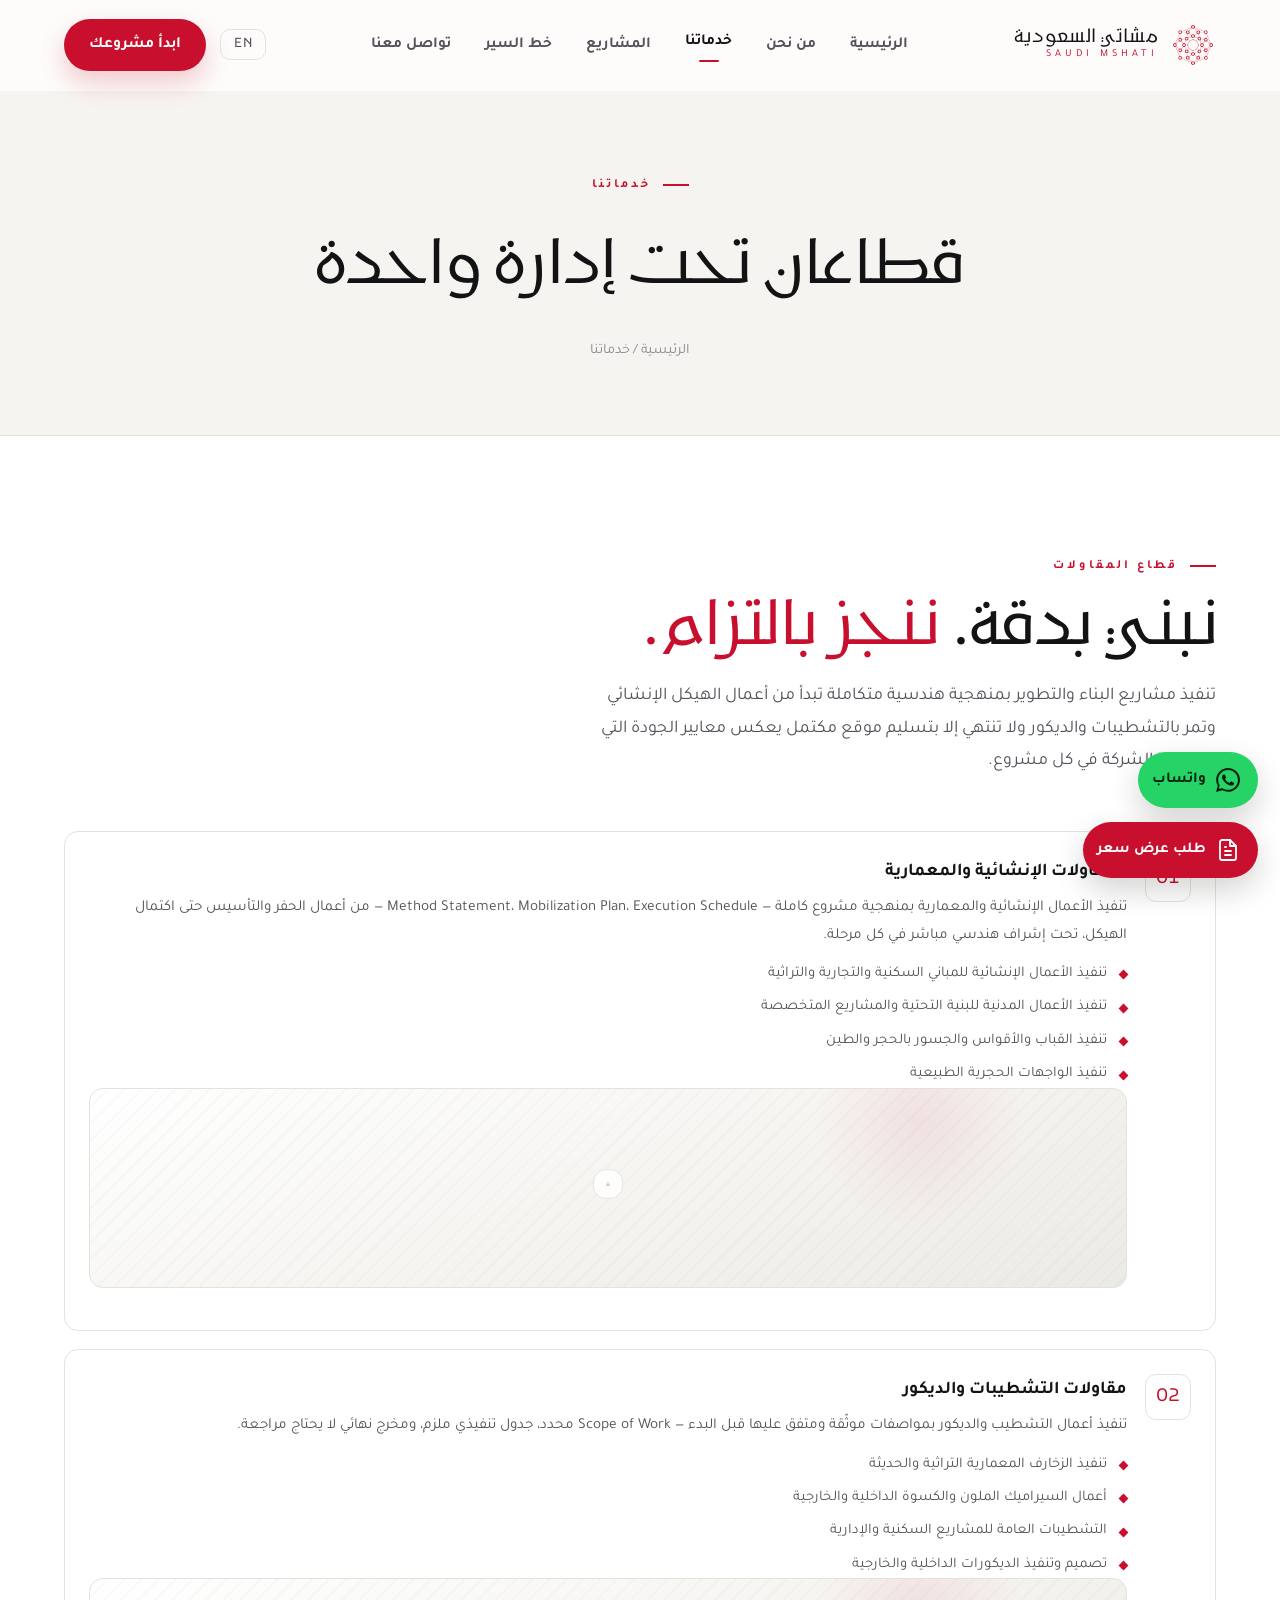
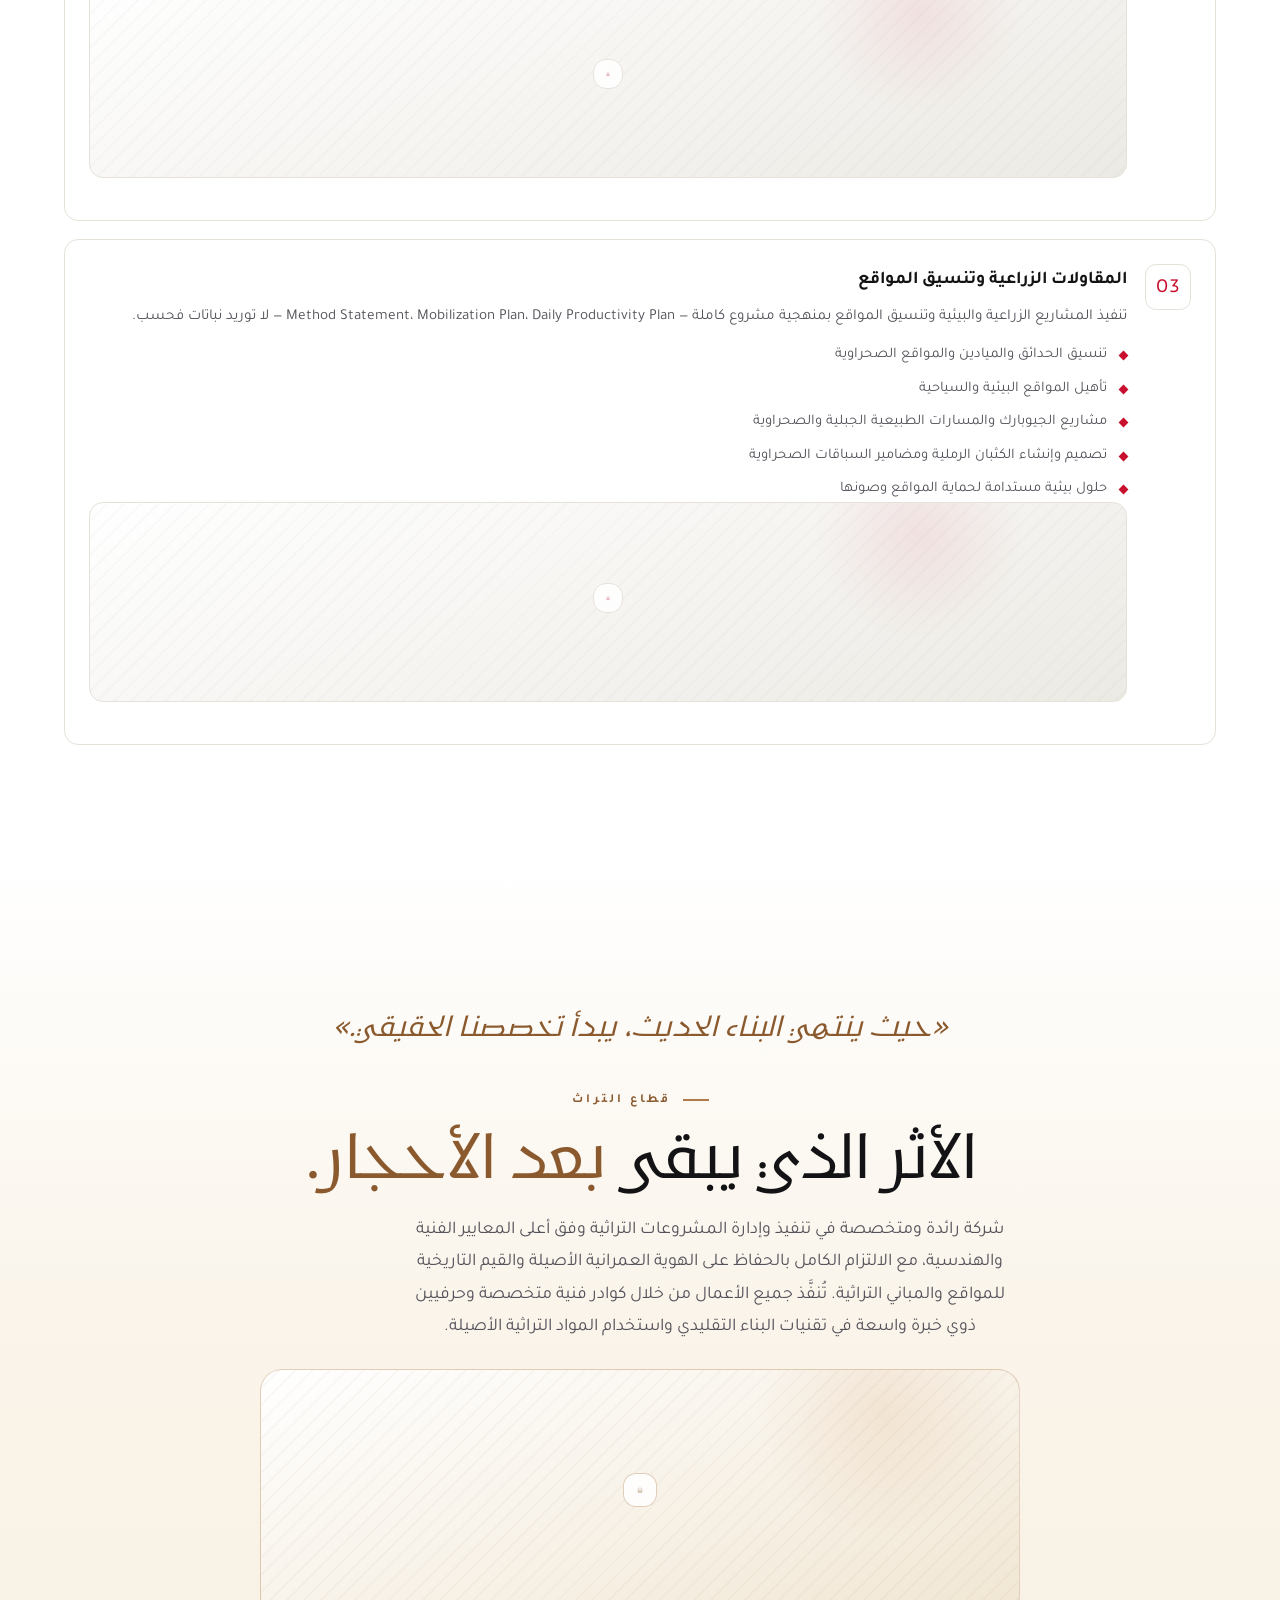
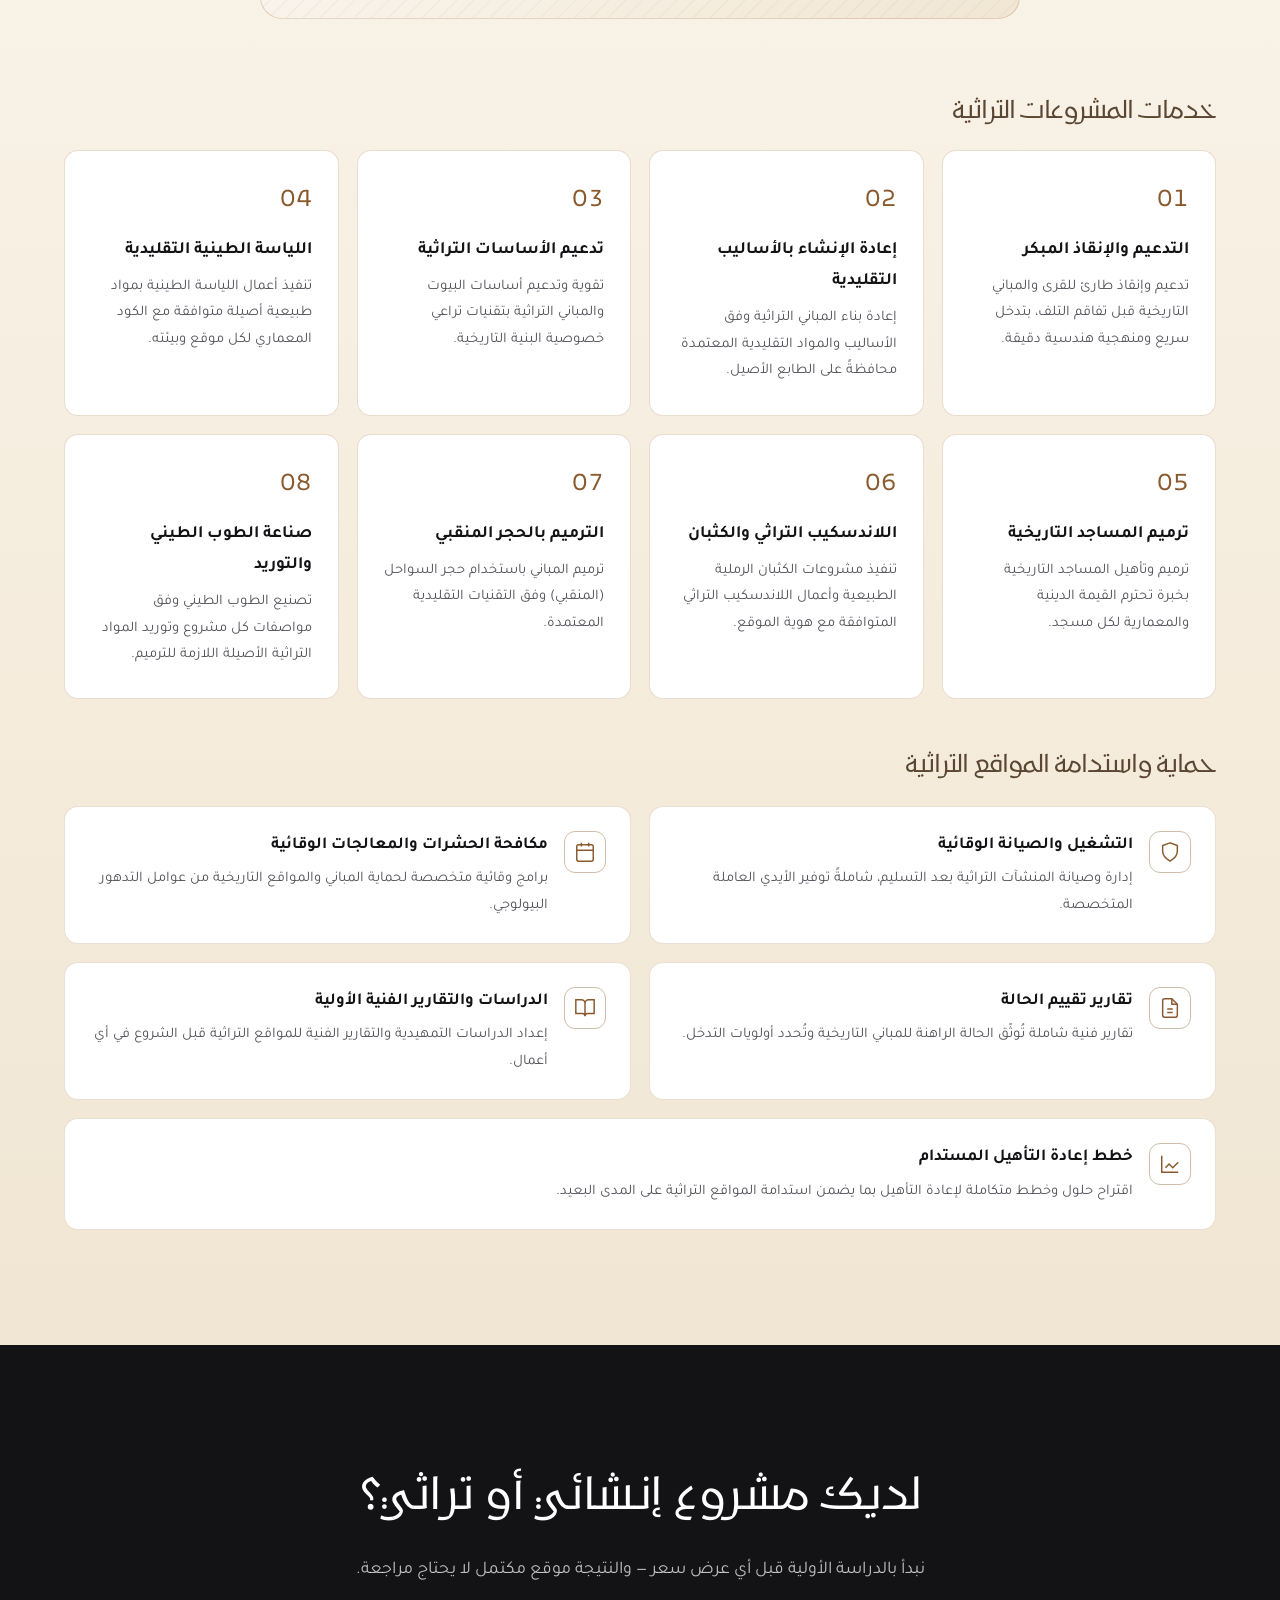
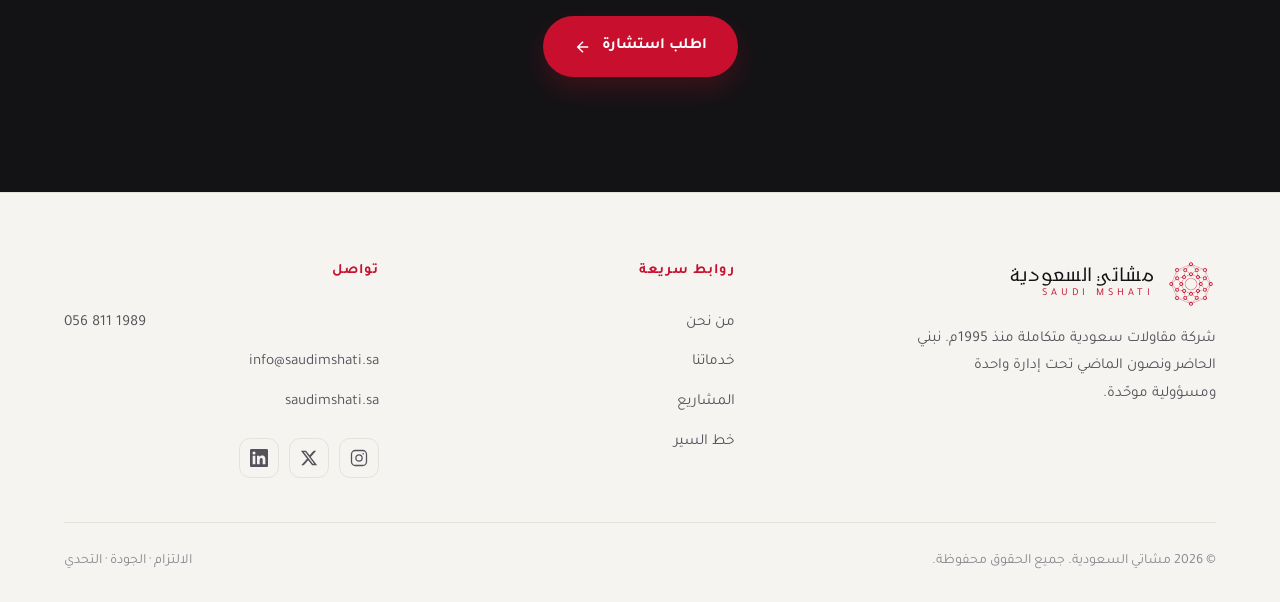
<file: services.html>
<!DOCTYPE html>
<html lang="ar" dir="rtl">
<head>
<meta charset="UTF-8">
<meta name="viewport" content="width=device-width, initial-scale=1.0">
<title>خدماتنا | مشاتي السعودية</title>
<meta name="description" content="خدمات مشاتي السعودية — قطاع المقاولات (إنشائية، تشطيبات، زراعية) وقطاع التراث (ترميم وصون المباني التراثية بالأساليب التقليدية).">
<link rel="preconnect" href="https://fonts.googleapis.com">
<link rel="preconnect" href="https://fonts.gstatic.com" crossorigin>
<link rel="preload" href="Kufam.woff2" as="font" type="font/woff2" crossorigin>
<link rel="stylesheet" href="style.css">
</head>
<body data-page="services">

<header class="site-header">
  <div class="container nav">
    <a class="brand" href="index.html">
      <img src="logo.png" alt="مشاتي السعودية" class="brand-logo" onerror="this.style.display='none';this.nextElementSibling.style.display='grid'"><span class="brand-mark" aria-hidden="true" style="display:none"><svg viewBox="0 0 24 24" fill="none" stroke="currentColor" stroke-width="1.6" style="color:var(--gold-2)"><path d="M3 21h18M5 21V8l7-5 7 5v13M9 21v-6h6v6"/></svg></span>
      <span class="brand-text"><b>مشاتي السعودية</b><span>SAUDI MSHATI</span></span>
    </a>
    <nav class="nav-links" aria-label="القائمة الرئيسية">
      <a href="index.html" data-en="Home">الرئيسية</a>
      <a href="about.html" data-en="About">من نحن</a>
      <a href="services.html" class="active" data-en="Services">خدماتنا</a>
      <a href="projects.html" data-en="Projects">المشاريع</a>
      <a href="process.html" data-en="Process">خط السير</a>
      <a href="contact.html" data-en="Contact">تواصل معنا</a>
    </nav>
    <div class="nav-cta">
      <button class="lang-toggle" data-lang-toggle aria-label="Switch to English">EN</button>
      <a href="contact.html" class="btn btn-gold" data-en="Start Your Project">ابدأ مشروعك</a>
      <button class="nav-toggle" aria-label="فتح القائمة"><span></span><span></span><span></span></button>
    </div>
  </div>
</header>

<!-- PAGE HERO -->
<section class="page-hero">
  <div class="container">
    <span class="eyebrow" style="justify-content:center" data-en="Our Services">خدماتنا</span>
    <h1 data-en="Two sectors under one management">قطاعان تحت إدارة واحدة</h1>
    <p class="breadcrumb"><a href="index.html" data-en="Home">الرئيسية</a> / <span data-en="Services">خدماتنا</span></p>
  </div>
</section>

<!-- ============ SECTOR 1: CONTRACTING ============ -->
<section class="section" id="contracting">
  <div class="container">
    <div class="sec-head reveal">
      <span class="eyebrow" data-en="Contracting Sector">قطاع المقاولات</span>
      <h2 class="h-display" data-en="We build with precision. <span class=&quot;text-gold&quot;>We deliver with commitment.</span>">نبني بدقة. <span class="text-gold">ننجز بالتزام.</span></h2>
      <p class="lead" style="margin-top:18px" data-en="Delivering building and development projects with an integrated engineering methodology that starts from the structural frame, passes through finishing and decor, and ends only with handing over a complete site that reflects the quality standards the company commits to in every project.">
        تنفيذ مشاريع البناء والتطوير بمنهجية هندسية متكاملة تبدأ من أعمال الهيكل الإنشائي وتمر بالتشطيبات والديكور
        ولا تنتهي إلا بتسليم موقع مكتمل يعكس معايير الجودة التي تلتزم بها الشركة في كل مشروع.
      </p>
    </div>

    <div class="service-list">
      <article class="service-item reveal">
        <span class="num">01</span>
        <div>
          <h4 data-en="Structural &amp; Architectural Contracting">المقاولات الإنشائية والمعمارية</h4>
          <p data-en="Executing structural and architectural works with a complete project methodology — Method Statement, Mobilization Plan, Execution Schedule — from excavation and foundation to completion of the frame, under direct engineering supervision at every stage.">تنفيذ الأعمال الإنشائية والمعمارية بمنهجية مشروع كاملة — Method Statement، Mobilization Plan، Execution Schedule — من أعمال الحفر والتأسيس حتى اكتمال الهيكل، تحت إشراف هندسي مباشر في كل مرحلة.</p>
          <ul>
            <li data-en="Structural works for residential, commercial, and heritage buildings">تنفيذ الأعمال الإنشائية للمباني السكنية والتجارية والتراثية</li>
            <li data-en="Civil works for infrastructure and specialized projects">تنفيذ الأعمال المدنية للبنية التحتية والمشاريع المتخصصة</li>
            <li data-en="Building domes, arches, and bridges with stone and clay">تنفيذ القباب والأقواس والجسور بالحجر والطين</li>
            <li data-en="Natural stone facades">تنفيذ الواجهات الحجرية الطبيعية</li>
          </ul>
          <figure class="service-figure" data-img-slot="service_structural">
            <img alt="المقاولات الإنشائية والمعمارية" style="display:none">
            <div class="media-ph"><svg viewBox="0 0 24 24" fill="none" stroke="currentColor" stroke-width="1.4"><path d="M3 21h18M5 21V8l7-5 7 5v13M9 21v-6h6v6"/></svg></div>
          </figure>
        </div>
      </article>

      <article class="service-item reveal">
        <span class="num">02</span>
        <div>
          <h4 data-en="Finishing &amp; Decor Contracting">مقاولات التشطيبات والديكور</h4>
          <p data-en="Executing finishing and decor works to documented specifications agreed upon before starting — a defined Scope of Work, a binding execution schedule, and a final result that needs no review.">تنفيذ أعمال التشطيب والديكور بمواصفات موثّقة ومتفق عليها قبل البدء — Scope of Work محدد، جدول تنفيذي ملزم، ومخرج نهائي لا يحتاج مراجعة.</p>
          <ul>
            <li data-en="Heritage and modern architectural ornamentation">تنفيذ الزخارف المعمارية التراثية والحديثة</li>
            <li data-en="Colored ceramics and interior and exterior cladding">أعمال السيراميك الملون والكسوة الداخلية والخارجية</li>
            <li data-en="General finishing for residential and administrative projects">التشطيبات العامة للمشاريع السكنية والإدارية</li>
            <li data-en="Designing and executing interior and exterior decor">تصميم وتنفيذ الديكورات الداخلية والخارجية</li>
          </ul>
          <figure class="service-figure" data-img-slot="service_finishing">
            <img alt="مقاولات التشطيبات والديكور" style="display:none">
            <div class="media-ph"><svg viewBox="0 0 24 24" fill="none" stroke="currentColor" stroke-width="1.4"><path d="M3 21h18M5 21V8l7-5 7 5v13M9 21v-6h6v6"/></svg></div>
          </figure>
        </div>
      </article>

      <article class="service-item reveal">
        <span class="num">03</span>
        <div>
          <h4 data-en="Agricultural Contracting &amp; Site Landscaping">المقاولات الزراعية وتنسيق المواقع</h4>
          <p data-en="Executing agricultural and environmental projects and site landscaping with a complete project methodology — Method Statement, Mobilization Plan, Daily Productivity Plan — not merely supplying plants.">تنفيذ المشاريع الزراعية والبيئية وتنسيق المواقع بمنهجية مشروع كاملة — Method Statement، Mobilization Plan، Daily Productivity Plan — لا توريد نباتات فحسب.</p>
          <ul>
            <li data-en="Landscaping gardens, squares, and desert sites">تنسيق الحدائق والميادين والمواقع الصحراوية</li>
            <li data-en="Rehabilitation of environmental and tourism sites">تأهيل المواقع البيئية والسياحية</li>
            <li data-en="Geopark projects and mountain and desert nature trails">مشاريع الجيوبارك والمسارات الطبيعية الجبلية والصحراوية</li>
            <li data-en="Designing and building sand dunes and desert race tracks">تصميم وإنشاء الكثبان الرملية ومضامير السباقات الصحراوية</li>
            <li data-en="Sustainable environmental solutions to protect and preserve sites">حلول بيئية مستدامة لحماية المواقع وصونها</li>
          </ul>
          <figure class="service-figure" data-img-slot="service_landscape">
            <img alt="المقاولات الزراعية وتنسيق المواقع" style="display:none">
            <div class="media-ph"><svg viewBox="0 0 24 24" fill="none" stroke="currentColor" stroke-width="1.4"><path d="M3 21h18M5 21V8l7-5 7 5v13M9 21v-6h6v6"/></svg></div>
          </figure>
        </div>
      </article>
    </div>
  </div>
</section>

<!-- ============ TRANSITION ============ -->
<!-- ============ SECTOR 2: HERITAGE (earthy) ============ -->
<section class="section heritage" id="heritage">
  <div class="container">
    <div class="heritage-intro reveal">
      <p class="transition-note" data-en="“Where modern building ends, our true specialty begins.”">«حيث ينتهي البناء الحديث، يبدأ تخصصنا الحقيقي.»</p>
      <span class="eyebrow" style="justify-content:center" data-en="Heritage Sector">قطاع التراث</span>
      <h2 class="h-display" data-en="The mark that remains <span class=&quot;text-gold&quot;>beyond the stones.</span>">الأثر الذي يبقى <span class="text-gold">بعد الأحجار.</span></h2>
      <p class="lead" style="margin-top:18px" data-en="A leading company specialized in executing and managing heritage projects to the highest technical and engineering standards, with full commitment to preserving the authentic urban identity and historical values of heritage sites and buildings. All works are carried out by specialized technical teams and craftsmen with extensive experience in traditional building techniques and the use of authentic heritage materials.">
        شركة رائدة ومتخصصة في تنفيذ وإدارة المشروعات التراثية وفق أعلى المعايير الفنية والهندسية، مع الالتزام الكامل
        بالحفاظ على الهوية العمرانية الأصيلة والقيم التاريخية للمواقع والمباني التراثية. تُنفَّذ جميع الأعمال من خلال
        كوادر فنية متخصصة وحرفيين ذوي خبرة واسعة في تقنيات البناء التقليدي واستخدام المواد التراثية الأصيلة.
      </p>
      <figure class="heritage-figure" data-img-slot="service_heritage">
        <img alt="مشروعات التراث" style="display:none">
        <div class="media-ph"><svg viewBox="0 0 24 24" fill="none" stroke="currentColor" stroke-width="1.4"><path d="M3 21h18M5 21V8l7-5 7 5v13M9 21v-6h6v6"/></svg></div>
      </figure>
    </div>

    <h3 class="h-display" style="font-size:1.5rem;margin-bottom:24px;color:var(--sand)" data-en="Heritage Project Services">خدمات المشروعات التراثية</h3>
    <div class="heritage-cards">
      <article class="h-card reveal"><div class="num">01</div><h4 data-en="Early Stabilization &amp; Rescue">التدعيم والإنقاذ المبكر</h4><p data-en="Emergency stabilization and rescue of historic villages and buildings before damage worsens, with rapid intervention and a precise engineering methodology.">تدعيم وإنقاذ طارئ للقرى والمباني التاريخية قبل تفاقم التلف، بتدخل سريع ومنهجية هندسية دقيقة.</p></article>
      <article class="h-card reveal"><div class="num">02</div><h4 data-en="Reconstruction with Traditional Methods">إعادة الإنشاء بالأساليب التقليدية</h4><p data-en="Rebuilding heritage buildings according to approved traditional methods and materials, preserving their authentic character.">إعادة بناء المباني التراثية وفق الأساليب والمواد التقليدية المعتمدة محافظةً على الطابع الأصيل.</p></article>
      <article class="h-card reveal"><div class="num">03</div><h4 data-en="Heritage Foundation Strengthening">تدعيم الأساسات التراثية</h4><p data-en="Strengthening and reinforcing the foundations of heritage houses and buildings with techniques that respect the particularity of the historic structure.">تقوية وتدعيم أساسات البيوت والمباني التراثية بتقنيات تراعي خصوصية البنية التاريخية.</p></article>
      <article class="h-card reveal"><div class="num">04</div><h4 data-en="Traditional Clay Plastering">اللياسة الطينية التقليدية</h4><p data-en="Carrying out clay plastering works with authentic natural materials compatible with the architectural code of each site and its environment.">تنفيذ أعمال اللياسة الطينية بمواد طبيعية أصيلة متوافقة مع الكود المعماري لكل موقع وبيئته.</p></article>
      <article class="h-card reveal"><div class="num">05</div><h4 data-en="Restoration of Historic Mosques">ترميم المساجد التاريخية</h4><p data-en="Restoring and rehabilitating historic mosques with expertise that respects the religious and architectural value of each mosque.">ترميم وتأهيل المساجد التاريخية بخبرة تحترم القيمة الدينية والمعمارية لكل مسجد.</p></article>
      <article class="h-card reveal"><div class="num">06</div><h4 data-en="Heritage Landscaping &amp; Dunes">اللاندسكيب التراثي والكثبان</h4><p data-en="Executing natural sand dune projects and heritage landscaping works that align with the identity of the site.">تنفيذ مشروعات الكثبان الرملية الطبيعية وأعمال اللاندسكيب التراثي المتوافقة مع هوية الموقع.</p></article>
      <article class="h-card reveal"><div class="num">07</div><h4 data-en="Restoration with Manqabi Stone">الترميم بالحجر المنقبي</h4><p data-en="Restoring buildings using coastal (Manqabi) stone according to approved traditional techniques.">ترميم المباني باستخدام حجر السواحل (المنقبي) وفق التقنيات التقليدية المعتمدة.</p></article>
      <article class="h-card reveal"><div class="num">08</div><h4 data-en="Clay Brick Making &amp; Supply">صناعة الطوب الطيني والتوريد</h4><p data-en="Manufacturing clay bricks to the specifications of each project and supplying the authentic heritage materials needed for restoration.">تصنيع الطوب الطيني وفق مواصفات كل مشروع وتوريد المواد التراثية الأصيلة اللازمة للترميم.</p></article>
    </div>

    <h3 class="h-display" style="font-size:1.5rem;margin:54px 0 6px;color:var(--sand)" data-en="Protecting &amp; Sustaining Heritage Sites">حماية واستدامة المواقع التراثية</h3>
    <div class="protect-grid">
      <article class="protect-item reveal">
        <span class="dot"><svg viewBox="0 0 24 24" fill="none" stroke="currentColor" stroke-width="1.6"><path d="M12 2 4 5v6c0 5 3.4 8.5 8 11 4.6-2.5 8-6 8-11V5l-8-3Z"/></svg></span>
        <div><h4 data-en="Operation &amp; Preventive Maintenance">التشغيل والصيانة الوقائية</h4><p data-en="Managing and maintaining heritage facilities after handover, including providing specialized labor.">إدارة وصيانة المنشآت التراثية بعد التسليم، شاملةً توفير الأيدي العاملة المتخصصة.</p></div>
      </article>
      <article class="protect-item reveal">
        <span class="dot"><svg viewBox="0 0 24 24" fill="none" stroke="currentColor" stroke-width="1.6"><path d="M8 2v4M16 2v4M3 10h18M5 4h14a2 2 0 0 1 2 2v14a2 2 0 0 1-2 2H5a2 2 0 0 1-2-2V6a2 2 0 0 1 2-2Z"/></svg></span>
        <div><h4 data-en="Pest Control &amp; Preventive Treatments">مكافحة الحشرات والمعالجات الوقائية</h4><p data-en="Specialized preventive programs to protect historic buildings and sites from biological deterioration factors.">برامج وقائية متخصصة لحماية المباني والمواقع التاريخية من عوامل التدهور البيولوجي.</p></div>
      </article>
      <article class="protect-item reveal">
        <span class="dot"><svg viewBox="0 0 24 24" fill="none" stroke="currentColor" stroke-width="1.6"><path d="M14 2H6a2 2 0 0 0-2 2v16a2 2 0 0 0 2 2h12a2 2 0 0 0 2-2V8z"/><path d="M14 2v6h6M9 13h6M9 17h6"/></svg></span>
        <div><h4 data-en="Condition Assessment Reports">تقارير تقييم الحالة</h4><p data-en="Comprehensive technical reports documenting the current condition of historic buildings and defining intervention priorities.">تقارير فنية شاملة تُوثّق الحالة الراهنة للمباني التاريخية وتُحدد أولويات التدخل.</p></div>
      </article>
      <article class="protect-item reveal">
        <span class="dot"><svg viewBox="0 0 24 24" fill="none" stroke="currentColor" stroke-width="1.6"><path d="M2 3h6a4 4 0 0 1 4 4v14a3 3 0 0 0-3-3H2zM22 3h-6a4 4 0 0 0-4 4v14a3 3 0 0 1 3-3h7z"/></svg></span>
        <div><h4 data-en="Preliminary Studies &amp; Technical Reports">الدراسات والتقارير الفنية الأولية</h4><p data-en="Preparing preliminary studies and technical reports for heritage sites before commencing any works.">إعداد الدراسات التمهيدية والتقارير الفنية للمواقع التراثية قبل الشروع في أي أعمال.</p></div>
      </article>
      <article class="protect-item reveal" style="grid-column:1/-1">
        <span class="dot"><svg viewBox="0 0 24 24" fill="none" stroke="currentColor" stroke-width="1.6"><path d="M3 3v18h18M7 16l4-4 4 4 6-6"/></svg></span>
        <div><h4 data-en="Sustainable Rehabilitation Plans">خطط إعادة التأهيل المستدام</h4><p data-en="Proposing integrated solutions and plans for rehabilitation that ensure the long-term sustainability of heritage sites.">اقتراح حلول وخطط متكاملة لإعادة التأهيل بما يضمن استدامة المواقع التراثية على المدى البعيد.</p></div>
      </article>
    </div>
  </div>
</section>

<!-- CTA -->
<section class="section cta-band">
  <div class="container reveal">
    <h2 data-en="Have a structural or heritage project?">لديك مشروع إنشائي أو تراثي؟</h2>
    <p class="lead" data-en="We start with the initial study before any quote — and the result is a complete site that needs no review.">نبدأ بالدراسة الأولية قبل أي عرض سعر — والنتيجة موقع مكتمل لا يحتاج مراجعة.</p>
    <a href="contact.html" class="btn btn-gold"><span data-en="Request a Consultation">اطلب استشارة</span>
      <svg viewBox="0 0 24 24" fill="none" stroke="currentColor" stroke-width="2"><path d="M19 12H5M12 19l-7-7 7-7"/></svg>
    </a>
  </div>
</section>

<footer class="site-footer">
  <div class="container">
    <div class="footer-grid">
      <div>
        <a class="brand" href="index.html">
          <img src="logo.png" alt="مشاتي السعودية" class="brand-logo" onerror="this.style.display='none';this.nextElementSibling.style.display='grid'"><span class="brand-mark" aria-hidden="true" style="display:none"><svg viewBox="0 0 24 24" fill="none" stroke="currentColor" stroke-width="1.6" style="color:var(--gold-2)"><path d="M3 21h18M5 21V8l7-5 7 5v13M9 21v-6h6v6"/></svg></span>
          <span class="brand-text"><b>مشاتي السعودية</b><span>SAUDI MSHATI</span></span>
        </a>
        <p data-en="An integrated Saudi contracting company since 1995. We build the present and preserve the past under one management and one accountability.">شركة مقاولات سعودية متكاملة منذ 1995م. نبني الحاضر ونصون الماضي تحت إدارة واحدة ومسؤولية موحّدة.</p>
      </div>
      <div class="footer-col">
        <h5 data-en="Quick Links">روابط سريعة</h5>
        <a href="about.html" data-en="About">من نحن</a><a href="services.html" data-en="Services">خدماتنا</a><a href="projects.html" data-en="Projects">المشاريع</a><a href="process.html" data-en="Process">خط السير</a>
      </div>
      <div class="footer-col">
        <h5 data-en="Contact">تواصل</h5>
        <a href="tel:+966568111989" dir="ltr">056 811 1989</a>
        <a href="mailto:info@saudimshati.sa">info@saudimshati.sa</a>
        <a href="https://saudimshati.sa" target="_blank" rel="noopener">saudimshati.sa</a>
        <div class="footer-social" aria-label="حسابات التواصل الاجتماعي">
          <a href="https://instagram.com/saudimashati.sa" target="_blank" rel="noopener" aria-label="Instagram"><svg viewBox="0 0 24 24" fill="none" stroke="currentColor" stroke-width="1.7"><rect x="2" y="2" width="20" height="20" rx="5"/><circle cx="12" cy="12" r="4.2"/><circle cx="17.6" cy="6.4" r="1.1" fill="currentColor" stroke="none"/></svg></a>
          <a href="https://x.com/saudimashati" target="_blank" rel="noopener" aria-label="X (Twitter)"><svg viewBox="0 0 24 24" fill="currentColor"><path d="M18.244 2.25h3.308l-7.227 8.26 8.502 11.24h-6.66l-5.214-6.817L4.99 21.75H1.68l7.73-8.835L1.254 2.25H8.08l4.713 6.231zM17.083 19.77h1.833L7.084 4.126H5.117z"/></svg></a>
          <a href="https://www.linkedin.com/company/saudi-mshati/" target="_blank" rel="noopener" aria-label="LinkedIn"><svg viewBox="0 0 24 24" fill="currentColor"><path d="M20.45 20.45h-3.56v-5.57c0-1.33-.02-3.04-1.85-3.04-1.85 0-2.13 1.45-2.13 2.94v5.67H9.35V9h3.42v1.56h.05c.48-.9 1.64-1.85 3.37-1.85 3.6 0 4.27 2.37 4.27 5.45v6.29zM5.34 7.43a2.07 2.07 0 1 1 0-4.14 2.07 2.07 0 0 1 0 4.14zM7.12 20.45H3.55V9h3.57v11.45zM22.22 0H1.77C.79 0 0 .77 0 1.73v20.54C0 23.23.79 24 1.77 24h20.45c.98 0 1.78-.77 1.78-1.73V1.73C24 .77 23.2 0 22.22 0z"/></svg></a>
        </div>
      </div>
    </div>
    <div class="footer-bottom">
      <span data-en="© <span id=&quot;year&quot;>2026</span> Saudi Mshati. All rights reserved.">© <span id="year">2026</span> مشاتي السعودية. جميع الحقوق محفوظة.</span>
      <span data-en="Commitment · Quality · Challenge">الالتزام · الجودة · التحدي</span>
    </div>
  </div>
</footer>

<!-- الاتصال بقاعدة البيانات يتم عبر fetch داخل main.js — بدون مكتبة خارجية من CDN -->
<script src="config.js"></script>
<script src="main.js"></script>
<script src="i18n.js"></script>
</body>
</html>
</file>
<file: style.css>
/* ==========================================================================
   مشاتي السعودية — Saudi Mshati
   Shared stylesheet — Minimal / Bold / High-contrast
   Light canvas · Ink typography · Red brand accent (#C8102E)
   ========================================================================== */

/* ---------- Fonts ---------- */
@import url('https://fonts.googleapis.com/css2?family=Tajawal:wght@300;400;500;700;800&family=Cairo:wght@300;400;600;700;900&display=swap');

@font-face {
  font-family: 'Kufam';
  src: url('Kufam.woff2') format('woff2'),
       url('Kufam.otf') format('opentype');
  font-weight: 300 900;
  font-display: swap;
}

/* ---------- Design Tokens ---------- */
:root {
  /* Light canvas */
  --bg:            #ffffff;
  --bg-2:          #f6f4f0;
  --bg-3:          #eceae4;
  --panel:         #ffffff;
  --line:          #e6e2da;
  --line-soft:     #eeebe4;

  /* Ink */
  --ink:           #131316;
  --text:          #16161a;
  --text-soft:     #54525a;
  --text-mute:     #8b8890;

  /* Red — brand accent */
  --red:           #c8102e;
  --red-2:         #e23b50;
  --red-deep:      #94091f;
  --red-soft:      rgba(200, 16, 46, 0.08);

  /* Gold — restrained secondary */
  --gold:          #b8893f;
  --gold-2:        #a4762f;
  --gold-deep:     #8a6326;

  /* Heritage — warm light */
  --earth:         #faf4ea;
  --earth-2:       #f1e6d3;
  --clay:          #b07a4a;
  --clay-2:        #8a5a2e;
  --sand:          #5a4632;

  --white:         #ffffff;

  /* Layout */
  --maxw:          1200px;
  --radius:        14px;
  --radius-lg:     22px;
  --shadow:        0 18px 50px rgba(20, 16, 12, 0.10);
  --shadow-soft:   0 8px 26px rgba(20, 16, 12, 0.07);
  --ease:          cubic-bezier(.22,.61,.36,1);

  --font:          'Tajawal', 'Cairo', system-ui, sans-serif;
  --font-display:  'Kufam', 'Cairo', 'Tajawal', serif;
}

/* ---------- Reset ---------- */
*,*::before,*::after { box-sizing: border-box; margin: 0; padding: 0; }
html { scroll-behavior: smooth; -webkit-text-size-adjust: 100%; }
body {
  font-family: var(--font);
  background: var(--bg);
  color: var(--text);
  line-height: 1.8;
  direction: rtl;
  overflow-x: hidden;
  -webkit-font-smoothing: antialiased;
}
img { max-width: 100%; display: block; }
a { color: inherit; text-decoration: none; }
ul { list-style: none; }
::selection { background: var(--red); color: #fff; }

/* ---------- Helpers ---------- */
.container { width: 100%; max-width: var(--maxw); margin-inline: auto; padding-inline: 24px; }
.section { padding: clamp(64px, 9vw, 128px) 0; position: relative; }
.eyebrow {
  display: inline-flex; align-items: center; gap: 12px;
  font-size: .78rem; letter-spacing: 3px; font-weight: 700;
  color: var(--red); text-transform: uppercase; margin-bottom: 20px;
}
.eyebrow::before { content: ""; width: 26px; height: 2px; background: var(--red); display: inline-block; }
.h-display {
  font-family: var(--font-display);
  font-weight: 800; line-height: 1.1; color: var(--ink);
  font-size: clamp(2rem, 4.8vw, 3.7rem);
  letter-spacing: -1px;
}
.lead { color: var(--text-soft); font-size: clamp(1rem, 1.4vw, 1.18rem); max-width: 62ch; }
.text-gold { color: var(--red); }
.center { text-align: center; }
.center .lead { margin-inline: auto; }
.divider { height: 1px; background: var(--line); border: none; }

/* ---------- Buttons ---------- */
.btn {
  display: inline-flex; align-items: center; gap: 10px;
  padding: 15px 30px; border-radius: 999px;
  font-weight: 700; font-size: .98rem; cursor: pointer;
  transition: transform .35s var(--ease), box-shadow .35s var(--ease), background .3s, color .3s, border-color .3s;
  border: 1.5px solid transparent;
}
/* Primary = solid red (brand) */
.btn-gold,
.btn-red {
  background: var(--red);
  color: #fff; box-shadow: 0 12px 26px rgba(200,16,46,.22);
}
.btn-gold:hover,
.btn-red:hover { background: var(--red-deep); transform: translateY(-3px); box-shadow: 0 18px 38px rgba(200,16,46,.32); }
/* Ghost = ink outline */
.btn-ghost { border-color: var(--ink); color: var(--ink); background: transparent; }
.btn-ghost:hover { background: var(--ink); color: #fff; transform: translateY(-3px); }
.btn svg { width: 18px; height: 18px; }

/* ---------- Header / Nav ---------- */
.site-header {
  position: fixed; inset: 0 0 auto 0; z-index: 100;
  transition: background .4s var(--ease), border-color .4s, padding .4s, box-shadow .4s;
  border-bottom: 1px solid transparent; padding: 18px 0;
  background: rgba(255,255,255,.72);
  -webkit-backdrop-filter: blur(12px) saturate(120%);
          backdrop-filter: blur(12px) saturate(120%);
}
.site-header.scrolled {
  background: rgba(255,255,255,.9);
  border-bottom-color: var(--line);
  box-shadow: 0 6px 24px rgba(20,16,12,.05);
  padding: 12px 0;
}
.nav { display: flex; align-items: center; justify-content: space-between; gap: 24px; }
.brand { display: flex; align-items: center; gap: 12px; }
.brand-mark {
  width: 42px; height: 42px; flex: none; border-radius: 10px;
  border: 1px solid var(--line); display: grid; place-items: center;
  background: var(--bg-2); color: var(--red);
}
.brand-mark svg { width: 24px; height: 24px; }
.brand-text { display: flex; flex-direction: column; line-height: 1.15; }
.brand-text b { font-family: var(--font-display); font-weight: 800; font-size: 1.12rem; letter-spacing: .3px; color: var(--ink); }
.brand-text span { font-size: .66rem; letter-spacing: 4px; color: var(--red); text-transform: uppercase; }

.nav-links { display: flex; align-items: center; gap: 4px; }
.nav-links a {
  padding: 10px 15px; font-size: .96rem; font-weight: 600;
  color: var(--text-soft); border-radius: 8px; transition: color .3s, background .3s;
}
.nav-links a:hover { color: var(--ink); }
.nav-links a.active { color: var(--ink); }
.nav-links a.active::after {
  content: ""; display: block; height: 2px; width: 20px; margin: 4px auto 0;
  background: var(--red); border-radius: 2px;
}
.nav-cta { display: flex; align-items: center; gap: 14px; }
.nav-cta .btn { padding: 11px 24px; }

/* Language toggle */
.lang-toggle {
  background: transparent; border: 1px solid var(--line); color: var(--text-soft);
  border-radius: 10px; padding: 8px 13px; font-family: var(--font-display); font-weight: 700;
  font-size: .8rem; letter-spacing: .5px; cursor: pointer; line-height: 1;
  transition: border-color .2s, color .2s, background .2s; flex: none;
}
.lang-toggle:hover { border-color: var(--ink); color: var(--ink); }

.nav-toggle {
  display: none; width: 44px; height: 44px; border: 1px solid var(--line);
  background: #fff; border-radius: 10px; cursor: pointer; color: var(--ink);
}
.nav-toggle span { display: block; width: 20px; height: 2px; background: currentColor; margin: 4px auto; transition: .3s; }

/* ---------- Hero (split, bold) ---------- */
.hero {
  position: relative; padding: clamp(130px, 17vw, 180px) 0 clamp(70px, 10vw, 110px);
  overflow: hidden; background: var(--bg);
}
.hero::before {
  content: ""; position: absolute; top: 0; inset-inline-end: 0; width: 46%; height: 100%;
  background: var(--bg-2); z-index: 0;
}
.hero-inner {
  position: relative; z-index: 2;
  display: grid; grid-template-columns: 1.02fr .98fr; gap: clamp(34px, 5vw, 64px);
  align-items: center; max-width: var(--maxw);
}
.hero-copy { max-width: 600px; }
.hero h1 {
  font-family: var(--font-display); font-weight: 900; color: var(--ink);
  font-size: clamp(2.7rem, 6vw, 5rem); line-height: 1.05; letter-spacing: -1.5px;
  margin-bottom: 24px;
}
.hero h1 .accent { color: var(--red); }
.hero .sub { font-size: clamp(1.05rem, 1.7vw, 1.3rem); color: var(--text-soft); margin-bottom: 8px; max-width: 46ch; }
.hero .tags {
  display: flex; flex-wrap: wrap; gap: 10px; margin: 26px 0 36px;
}
.hero .tags span {
  display: inline-flex; align-items: center; gap: 8px;
  padding: 7px 16px; border: 1px solid var(--line); border-radius: 999px;
  background: #fff; color: var(--ink); font-weight: 600; font-size: .9rem;
}
.hero .tags span::before { content: ""; width: 7px; height: 7px; border-radius: 50%; background: var(--red); }
.hero-actions { display: flex; flex-wrap: wrap; gap: 14px; }

/* Hero visual frame (image upload target) */
.hero-visual {
  position: relative; z-index: 2; aspect-ratio: 4/4.6; border-radius: var(--radius-lg);
  overflow: hidden; border: 1px solid var(--line); box-shadow: var(--shadow);
  background:
    radial-gradient(150px 150px at 80% 14%, var(--red-soft), transparent 70%),
    repeating-linear-gradient(135deg, rgba(19,19,22,.018) 0 2px, transparent 2px 12px),
    linear-gradient(160deg, #fff, var(--bg-3));
}
.hero-visual img { position: absolute; inset: 0; width: 100%; height: 100%; object-fit: cover; }
.hero-visual .media-ph {
  position: absolute; inset: 0; display: grid; place-items: center; text-align: center;
  color: var(--text-mute); gap: 4px; padding: 24px;
}
.hero-visual .media-ph svg {
  width: 34px; height: 34px; margin: 0 auto 10px; color: var(--red); opacity: .8;
  padding: 14px; border: 1px solid var(--line); border-radius: 14px; background: #fff;
}
.hero-visual .media-ph small { font-size: .82rem; }
.hero-badge {
  position: absolute; inset-block-end: 18px; inset-inline-start: 18px; z-index: 3;
  background: var(--ink); color: #fff; padding: 12px 18px; border-radius: 14px;
  display: flex; align-items: baseline; gap: 8px; box-shadow: var(--shadow-soft);
}
.hero-badge b { font-family: var(--font-display); font-weight: 800; font-size: 1.5rem; }
.hero-badge span { font-size: .8rem; color: rgba(255,255,255,.7); }

/* ---------- Stats bar ---------- */
.stats { border-top: 1px solid var(--line); border-bottom: 1px solid var(--line); background: var(--ink); }
.stats-grid { display: grid; grid-template-columns: repeat(4,1fr); }
.stat { padding: 44px 20px; text-align: center; border-inline-start: 1px solid rgba(255,255,255,.08); }
.stat:first-child { border-inline-start: none; }
.stat b { display: block; font-family: var(--font-display); font-weight: 800; font-size: clamp(1.9rem,3.4vw,2.8rem); color: #fff; }
.stat b .u { color: var(--red-2); }
.stat span { color: rgba(255,255,255,.55); font-size: .92rem; letter-spacing: 1px; }
/* Light variant (used on the About page over a light card) */
.stats.stats-light { background: var(--bg-2); border-color: var(--line-soft); }
.stats.stats-light .stat { border-inline-start-color: var(--line); }
.stats.stats-light .stat b { color: var(--ink); }
.stats.stats-light .stat b .u { color: var(--red); }
.stats.stats-light .stat span { color: var(--text-soft); }

/* ---------- Feature cards ---------- */
.features-grid { display: grid; grid-template-columns: repeat(3,1fr); gap: 22px; }
.feature {
  position: relative; overflow: hidden;
  background: #fff;
  border: 1px solid var(--line); border-radius: var(--radius); padding: 38px 32px;
  transition: transform .4s var(--ease), border-color .4s, box-shadow .4s;
}
.feature::before {
  content: ""; position: absolute; top: 0; inset-inline-start: 0; width: 100%; height: 3px;
  background: var(--red);
  transform: scaleX(0); transform-origin: inline-end; transition: transform .45s var(--ease);
}
.feature:hover { transform: translateY(-6px); border-color: var(--line-soft); box-shadow: var(--shadow); }
.feature:hover::before { transform: scaleX(1); }
.feature .ico {
  width: 56px; height: 56px; border-radius: 14px; display: grid; place-items: center; margin-bottom: 24px;
  border: 1px solid var(--line); background: var(--bg-2); color: var(--ink);
}
.feature:nth-child(2) .ico { color: #fff; background: var(--red); border-color: var(--red); }
.feature .ico svg { width: 28px; height: 28px; }
.feature h3 { font-family: var(--font-display); font-weight: 800; font-size: 1.3rem; margin-bottom: 12px; color: var(--ink); }
.feature p { color: var(--text-soft); font-size: .98rem; }

/* ---------- Section heading block ---------- */
.sec-head { max-width: 760px; margin-bottom: 54px; }
.sec-head.center { margin-inline: auto; }

/* ---------- Service blocks ---------- */
.service-row { display: grid; grid-template-columns: 1.1fr 1fr; gap: 50px; align-items: center; }
.service-row.flip { grid-template-columns: 1fr 1.1fr; }
.service-row.flip .service-media { order: -1; }
.service-list { display: grid; gap: 18px; }
.service-item {
  display: grid; grid-template-columns: auto 1fr; gap: 18px; align-items: start;
  padding: 24px; border: 1px solid var(--line); border-radius: var(--radius);
  background: #fff; transition: border-color .35s, transform .35s var(--ease), box-shadow .35s;
}
.service-item:hover { border-color: var(--line-soft); transform: translateX(-6px); box-shadow: var(--shadow-soft); }
.service-item .num {
  font-family: var(--font-display); font-weight: 800; font-size: 1.1rem;
  color: var(--red); border: 1px solid var(--line); border-radius: 11px;
  width: 46px; height: 46px; display: grid; place-items: center; flex: none;
}
.service-item h4 { font-size: 1.12rem; font-weight: 700; margin-bottom: 6px; color: var(--ink); }
.service-item p { color: var(--text-soft); font-size: .95rem; }
.service-item ul { margin-top: 12px; display: grid; gap: 7px; }
.service-item ul li { position: relative; padding-inline-start: 20px; color: var(--text-soft); font-size: .92rem; }
.service-item ul li::before { content: ""; position: absolute; inset-inline-start: 0; top: .7em; width: 7px; height: 7px; background: var(--red); transform: rotate(45deg); }
.service-media {
  border-radius: var(--radius-lg); overflow: hidden; min-height: 420px;
  border: 1px solid var(--line); position: relative;
  background:
    radial-gradient(160px 160px at 80% 16%, var(--red-soft), transparent 70%),
    repeating-linear-gradient(135deg, rgba(19,19,22,.018) 0 2px, transparent 2px 12px),
    linear-gradient(160deg, #fff, var(--bg-3));
}

/* ---------- Heritage section (warm light) ---------- */
.heritage { background: linear-gradient(180deg, var(--bg) 0%, var(--earth) 22%, var(--earth-2) 100%); }
.heritage-intro {
  text-align: center; max-width: 760px; margin: 0 auto clamp(46px,7vw,80px);
  padding-top: 30px;
}
.heritage-intro .transition-note {
  font-family: var(--font-display); font-style: italic; color: var(--clay-2);
  font-size: clamp(1.2rem,2.4vw,1.7rem); margin-bottom: 30px;
}
.heritage .eyebrow { color: var(--clay-2); }
.heritage .eyebrow::before { background: var(--clay); }
.heritage .text-gold { color: var(--clay-2); }
.heritage-cards { display: grid; grid-template-columns: repeat(4,1fr); gap: 18px; }
.h-card {
  background: #fff;
  border: 1px solid rgba(176,122,74,.26); border-radius: var(--radius);
  padding: 30px 26px; transition: transform .4s var(--ease), border-color .4s, box-shadow .4s;
}
.h-card:hover { transform: translateY(-6px); border-color: var(--clay-2); box-shadow: var(--shadow-soft); }
.h-card .num { font-family: var(--font-display); font-weight: 800; color: var(--clay-2); font-size: 1.4rem; margin-bottom: 14px; }
.h-card h4 { font-size: 1.08rem; font-weight: 700; margin-bottom: 8px; color: var(--ink); }
.h-card p { color: var(--text-soft); font-size: .92rem; }

.protect-grid { display: grid; grid-template-columns: repeat(2,1fr); gap: 18px; margin-top: 26px; }
.protect-item {
  display: grid; grid-template-columns: auto 1fr; gap: 16px; align-items: start;
  padding: 24px; border: 1px solid rgba(176,122,74,.24); border-radius: var(--radius);
  background: #fff;
}
.protect-item .dot { width: 42px; height: 42px; border-radius: 11px; flex: none; display: grid; place-items: center; border: 1px solid rgba(138,90,46,.4); color: var(--clay-2); }
.protect-item .dot svg { width: 22px; height: 22px; }
.protect-item h4 { font-size: 1.05rem; color: var(--ink); margin-bottom: 5px; }
.protect-item p { color: var(--text-soft); font-size: .92rem; }

/* ---------- Projects ---------- */
.filter-bar { display: flex; flex-wrap: wrap; gap: 10px; justify-content: center; margin-bottom: 44px; }
.filter-btn {
  padding: 10px 22px; border-radius: 999px; border: 1px solid var(--line);
  background: #fff; color: var(--text-soft); cursor: pointer; font-family: var(--font);
  font-weight: 600; font-size: .92rem; transition: .3s;
}
.filter-btn:hover { color: var(--ink); border-color: var(--ink); }
.filter-btn.active { background: var(--red); color: #fff; border-color: var(--red); }
.projects-grid { display: grid; grid-template-columns: repeat(3,1fr); gap: 22px; }
.project-card {
  border-radius: var(--radius); overflow: hidden; border: 1px solid var(--line);
  background: #fff; transition: transform .4s var(--ease), border-color .4s, box-shadow .4s;
}
.project-card.hide { display: none; }
.project-card:hover { transform: translateY(-6px); border-color: var(--line-soft); box-shadow: var(--shadow); }
.project-thumb {
  aspect-ratio: 4/3; position: relative;
  background:
    radial-gradient(140px 140px at 80% 16%, var(--red-soft), transparent 70%),
    linear-gradient(160deg, #fff, var(--bg-3));
  display: grid; place-items: center; overflow: hidden;
}
.project-thumb img { width: 100%; height: 100%; object-fit: cover; }
.project-thumb .ph { color: var(--text-mute); text-align: center; font-size: .85rem; letter-spacing: 1px; }
.project-thumb .ph svg { width: 40px; height: 40px; margin: 0 auto 8px; opacity: .5; }
.project-tag {
  position: absolute; top: 14px; inset-inline-end: 14px; z-index: 2;
  background: var(--ink); color: #fff;
  padding: 6px 14px; border-radius: 999px; font-size: .78rem; font-weight: 600;
}
.project-body { padding: 22px 24px; }
.project-body h4 { font-size: 1.15rem; font-weight: 700; margin-bottom: 6px; color: var(--ink); }
.project-body p { color: var(--text-soft); font-size: .92rem; }

/* ---------- Process / timeline ---------- */
.timeline { position: relative; max-width: 880px; margin-inline: auto; }
.timeline::before { content: ""; position: absolute; inset-inline-start: 30px; top: 10px; bottom: 10px; width: 2px; background: linear-gradient(var(--red), var(--line)); }
.step { position: relative; padding: 0 70px 46px; }
.step:last-child { padding-bottom: 0; }
.step .marker {
  position: absolute; inset-inline-start: 9px; top: 0; width: 44px; height: 44px; border-radius: 13px;
  display: grid; place-items: center; font-family: var(--font-display); font-weight: 800;
  color: #fff; background: var(--red);
  box-shadow: 0 8px 20px rgba(200,16,46,.26);
}
.step h4 { font-size: 1.25rem; font-weight: 700; margin-bottom: 8px; color: var(--ink); }
.step p { color: var(--text-soft); }

/* ---------- Project Journey (process page) ---------- */
.journey { position: relative; max-width: 940px; margin-inline: auto; }
.journey::before {
  content: ""; position: absolute; inset-inline-start: 35px; top: 30px; bottom: 34px; width: 2px;
  background: linear-gradient(180deg, var(--red), var(--gold) 55%, var(--line-soft));
  border-radius: 2px;
}
.j-step {
  position: relative; display: grid; grid-template-columns: 72px 1fr; gap: 24px;
  align-items: start; padding-bottom: 26px;
}
.j-step:last-child { padding-bottom: 0; }

.j-badge {
  position: relative; z-index: 1; width: 72px; height: 72px; border-radius: 22px;
  display: grid; place-items: center; background: #fff; border: 1px solid var(--line);
  box-shadow: var(--shadow-soft); color: var(--red);
  transition: transform .3s var(--ease), color .3s, border-color .3s, box-shadow .3s;
}
.j-badge svg { width: 31px; height: 31px; }
.j-num {
  position: absolute; top: -9px; inset-inline-end: -9px;
  min-width: 27px; height: 27px; padding: 0 4px; border-radius: 9px;
  background: var(--red); color: #fff; display: grid; place-items: center;
  font-family: var(--font-display); font-weight: 800; font-size: .76rem; line-height: 1;
  box-shadow: 0 4px 12px rgba(200,16,46,.32);
}
.j-step:hover .j-badge {
  transform: translateY(-3px); color: #fff; background: var(--red);
  border-color: var(--red); box-shadow: 0 14px 30px rgba(200,16,46,.26);
}

.j-card {
  background: #fff; border: 1px solid var(--line); border-radius: var(--radius-lg);
  padding: 22px 26px; box-shadow: var(--shadow-soft);
  transition: transform .28s var(--ease), box-shadow .28s var(--ease), border-color .28s;
}
.j-card:hover { transform: translateY(-3px); box-shadow: var(--shadow); border-color: #e3cbb0; }
.j-phase {
  display: block; font-size: .74rem; font-weight: 700; letter-spacing: 1.4px;
  text-transform: uppercase; color: var(--gold-2); margin-bottom: 7px;
}
.j-card h4 { font-family: var(--font-display); font-size: 1.28rem; font-weight: 800; color: var(--ink); margin-bottom: 9px; }
.j-card p { color: var(--text-soft); margin-bottom: 16px; line-height: 1.75; }
.j-out {
  display: inline-flex; align-items: center; gap: 9px; font-size: .84rem; font-weight: 700;
  color: var(--clay-2); background: var(--earth); border: 1px solid var(--earth-2);
  padding: 8px 14px; border-radius: 999px;
}
.j-out svg { width: 15px; height: 15px; flex: none; color: var(--gold-2); }

/* ---------- Contact ---------- */
.contact-grid { display: grid; grid-template-columns: 1fr 1fr; gap: 40px; align-items: stretch; }
.contact-card {
  background: #fff;
  border: 1px solid var(--line); border-radius: var(--radius-lg); padding: 42px;
  box-shadow: var(--shadow-soft);
}
.contact-list { display: grid; gap: 16px; margin-top: 26px; }
.contact-list a, .contact-list div {
  display: flex; align-items: center; gap: 16px; padding: 16px 18px;
  border: 1px solid var(--line); border-radius: var(--radius); transition: border-color .3s, transform .3s, box-shadow .3s;
}
.contact-list a:hover { border-color: var(--ink); transform: translateX(-5px); box-shadow: var(--shadow-soft); }
.contact-list .ci { width: 44px; height: 44px; flex: none; border-radius: 11px; display: grid; place-items: center; border: 1px solid var(--line); background: var(--bg-2); color: var(--red); }
.contact-list .ci svg { width: 22px; height: 22px; }
.contact-list small { color: var(--text-mute); display: block; font-size: .78rem; }
.contact-list b { font-weight: 600; font-size: 1.02rem; color: var(--ink); }
.field { margin-bottom: 18px; }
.field label { display: block; margin-bottom: 8px; font-size: .9rem; color: var(--text-soft); }
.field input, .field textarea {
  width: 100%; padding: 14px 16px; border-radius: 11px; font-family: var(--font); font-size: 1rem;
  background: var(--bg-2); border: 1px solid var(--line); color: var(--ink); transition: border-color .3s, background .3s;
}
.field input:focus, .field textarea:focus { outline: none; border-color: var(--red); background: #fff; }
.field textarea { resize: vertical; min-height: 120px; }

/* ---------- Page hero (inner pages) ---------- */
.page-hero { padding: 170px 0 70px; position: relative; text-align: center; overflow: hidden; background: var(--bg-2); border-bottom: 1px solid var(--line); }
.page-hero h1 { font-family: var(--font-display); font-weight: 900; font-size: clamp(2.2rem,5vw,3.7rem); margin-bottom: 16px; color: var(--ink); letter-spacing: -1px; }
.breadcrumb { color: var(--text-mute); font-size: .9rem; }
.breadcrumb a:hover { color: var(--red); }

/* ---------- CTA band ---------- */
.cta-band { text-align: center; background: var(--ink); }
.cta-band h2 { font-family: var(--font-display); font-weight: 800; font-size: clamp(1.7rem,3.6vw,2.7rem); margin-bottom: 16px; color: #fff; letter-spacing: -.5px; }
.cta-band .lead { margin: 0 auto 30px; color: rgba(255,255,255,.72); }
.cta-band .btn-ghost { border-color: rgba(255,255,255,.5); color: #fff; }
.cta-band .btn-ghost:hover { background: #fff; color: var(--ink); }

/* ---------- Footer ---------- */
.site-footer { background: var(--bg-2); border-top: 1px solid var(--line); padding: 66px 0 28px; }
.footer-grid { display: grid; grid-template-columns: 1.4fr 1fr 1fr; gap: 40px; margin-bottom: 44px; }
.footer-grid p { color: var(--text-soft); margin-top: 16px; max-width: 38ch; font-size: .95rem; }
.footer-col h5 { font-size: .9rem; letter-spacing: 1px; color: var(--red); margin-bottom: 18px; text-transform: uppercase; }
.footer-col a { display: block; color: var(--text-soft); padding: 6px 0; transition: color .3s; font-size: .96rem; }
.footer-col a:hover { color: var(--ink); }
.footer-bottom { display: flex; justify-content: space-between; align-items: center; gap: 16px; padding-top: 26px; border-top: 1px solid var(--line); color: var(--text-mute); font-size: .88rem; flex-wrap: wrap; }
.footer-social { display: flex; gap: 10px; margin-top: 16px; }
.footer-social a { display: grid; place-items: center; width: 40px; height: 40px; padding: 0; border: 1px solid var(--line); border-radius: 11px; color: var(--text-soft); transition: color .3s, border-color .3s, background .3s, transform .3s; }
.footer-social a:hover { color: #fff; background: var(--red); border-color: var(--red); transform: translateY(-2px); }
.footer-social svg { width: 18px; height: 18px; }

/* ---------- Profile download band ---------- */
.profiles-band { background: var(--bg-2); border-top: 1px solid var(--line); border-bottom: 1px solid var(--line); }
.profiles-inner { display: flex; align-items: center; justify-content: space-between; gap: 28px; flex-wrap: wrap; }
.profiles-copy h2 { font-family: var(--font-display); font-weight: 800; font-size: clamp(1.5rem, 3vw, 2.1rem); color: var(--ink); letter-spacing: -.5px; margin-bottom: 8px; }
.profiles-copy p { color: var(--text-soft); font-size: 1rem; max-width: 46ch; }
.profiles-actions { display: flex; gap: 14px; flex-wrap: wrap; }
.btn-profile { display: inline-flex; align-items: center; gap: 10px; }
.btn-profile svg { width: 18px; height: 18px; }

/* ---------- Reveal on scroll ---------- */
.reveal { opacity: 0; transform: translateY(28px); transition: opacity .8s var(--ease), transform .8s var(--ease); }
.reveal.in { opacity: 1; transform: none; }

/* ---------- Brand logo image ---------- */
.brand-logo { height: 46px; width: auto; display: block; }
.site-footer .brand-logo { height: 50px; }

/* ---------- Floating action buttons ---------- */
.fab-stack {
  position: fixed; inset-inline-start: 22px; bottom: 22px; z-index: 90;
  display: flex; flex-direction: column; gap: 14px; align-items: flex-start;
}
.fab {
  display: inline-flex; align-items: center; gap: 10px;
  height: 56px; padding: 0 18px 0 14px; border-radius: 999px;
  font-weight: 700; font-size: .95rem; cursor: pointer; border: none;
  box-shadow: 0 12px 30px rgba(20,16,12,.18); transition: transform .3s var(--ease), box-shadow .3s;
  font-family: var(--font); color: #fff; white-space: nowrap;
}
.fab svg { width: 24px; height: 24px; flex: none; }
.fab:hover { transform: translateY(-3px) scale(1.02); box-shadow: 0 18px 40px rgba(20,16,12,.26); }
.fab-wa { background: #25D366; color: #08210f; }
.fab-quote { background: var(--red); color: #fff; }
@media (max-width: 600px) {
  .fab .fab-label { display: none; }
  .fab { width: 56px; padding: 0; justify-content: center; }
}

/* ---------- Quote modal ---------- */
.modal-overlay {
  position: fixed; inset: 0; z-index: 200; display: none;
  align-items: center; justify-content: center; padding: 20px;
  background: rgba(19,19,22,.45); backdrop-filter: blur(6px);
}
.modal-overlay.open { display: flex; animation: fade .3s var(--ease); }
@keyframes fade { from { opacity: 0 } to { opacity: 1 } }
.modal {
  width: 100%; max-width: 520px; background: #fff;
  border: 1px solid var(--line); border-radius: var(--radius-lg); padding: 38px;
  box-shadow: var(--shadow); position: relative; max-height: 92vh; overflow-y: auto;
  animation: pop .35s var(--ease);
}
@keyframes pop { from { transform: translateY(20px) scale(.98); opacity: 0 } to { transform: none; opacity: 1 } }
.modal-close {
  position: absolute; top: 16px; inset-inline-end: 16px; width: 38px; height: 38px;
  border: 1px solid var(--line); background: #fff; border-radius: 11px;
  color: var(--text-soft); cursor: pointer; display: grid; place-items: center; transition: .3s;
}
.modal-close:hover { color: var(--red); border-color: var(--red); }
.modal h3 { font-family: var(--font-display); font-weight: 800; font-size: 1.5rem; margin-bottom: 6px; color: var(--ink); }
.modal p.muted { color: var(--text-mute); font-size: .92rem; margin-bottom: 22px; }

/* ---------- Toast ---------- */
.toast {
  position: fixed; inset-block-end: 28px; inset-inline-end: 28px; z-index: 300;
  background: var(--ink); border: 1px solid var(--ink); color: #fff;
  padding: 16px 22px; border-radius: 13px; box-shadow: var(--shadow);
  transform: translateY(120%); transition: transform .4s var(--ease); max-width: 360px;
  display: flex; gap: 12px; align-items: center;
}
.toast.show { transform: none; }
.toast svg { width: 22px; height: 22px; color: #fff; flex: none; }
.toast.err { background: var(--red-deep); border-color: var(--red-deep); }
.toast.err svg { color: #fff; }

/* ---------- Editable service figure ---------- */
.service-figure {
  position: relative; height: 200px; border-radius: var(--radius); overflow: hidden;
  margin-bottom: 18px; border: 1px solid var(--line);
  background:
    radial-gradient(150px 150px at 80% 16%, var(--red-soft), transparent 70%),
    repeating-linear-gradient(135deg, rgba(19,19,22,.02) 0 2px, transparent 2px 12px),
    linear-gradient(160deg, #fff, var(--bg-3));
}
.service-figure img { position: absolute; inset: 0; width: 100%; height: 100%; object-fit: cover; }
.service-figure .media-ph {
  position: absolute; inset: 0; display: grid; place-items: center; gap: 2px;
  color: var(--text-mute); font-size: .8rem; text-align: center;
}
.service-figure .media-ph svg {
  width: 30px; height: 30px; opacity: .9; margin: 0 auto 8px; color: var(--red);
  padding: 12px; border: 1px solid var(--line); border-radius: 13px;
  background: #fff;
}
.heritage-figure {
  position: relative; height: 250px; border-radius: var(--radius-lg); overflow: hidden;
  margin: 26px auto 0; max-width: 760px; border: 1px solid rgba(176,122,74,.3);
  background:
    radial-gradient(180px 180px at 82% 16%, rgba(212,154,100,.16), transparent 70%),
    repeating-linear-gradient(135deg, rgba(138,90,46,.04) 0 2px, transparent 2px 12px),
    linear-gradient(160deg, #fff, var(--earth-2));
}
.heritage-figure img { position: absolute; inset: 0; width: 100%; height: 100%; object-fit: cover; }
.heritage-figure .media-ph { position: absolute; inset: 0; display: grid; place-items: center; gap: 2px; color: var(--clay-2); font-size: .82rem; text-align: center; }
.heritage-figure .media-ph svg {
  width: 34px; height: 34px; opacity: .9; margin: 0 auto 8px; color: var(--clay-2);
  padding: 13px; border: 1px solid rgba(176,122,74,.4); border-radius: 13px;
  background: #fff;
}

/* ---------- Empty / loading state ---------- */
.state-msg { text-align: center; color: var(--text-mute); padding: 50px 0; grid-column: 1/-1; }

/* ---------- Responsive ---------- */
@media (max-width: 980px) {
  .features-grid, .heritage-cards { grid-template-columns: repeat(2,1fr); }
  .projects-grid { grid-template-columns: repeat(2,1fr); }
  .service-row, .service-row.flip { grid-template-columns: 1fr; }
  .service-row.flip .service-media { order: 0; }
  .service-media { min-height: 300px; }
  .contact-grid, .footer-grid { grid-template-columns: 1fr; }
  .stats-grid { grid-template-columns: repeat(2,1fr); }
  .stat:nth-child(3) { border-inline-start: none; }
  .hero-inner { grid-template-columns: 1fr; gap: 40px; }
  .hero::before { display: none; }
  .hero-visual { aspect-ratio: 16/10; max-width: 560px; }
}
@media (max-width: 720px) {
  .nav-links, .nav-cta .btn { display: none; }
  .nav-toggle { display: block; }
  .nav-links.open {
    display: flex; flex-direction: column; position: absolute; inset: 100% 0 auto 0;
    background: rgba(255,255,255,.98); backdrop-filter: blur(16px); padding: 18px;
    border-bottom: 1px solid var(--line); gap: 4px;
  }
  .nav-links.open a { padding: 14px; color: var(--ink); }
  .features-grid, .heritage-cards, .projects-grid, .protect-grid { grid-template-columns: 1fr; }
  .stats-grid { grid-template-columns: repeat(2,1fr); }
  .step { padding: 0 56px 40px; }
  .timeline::before { inset-inline-start: 21px; }
  .step .marker { width: 38px; height: 38px; }
  .j-step { grid-template-columns: 56px 1fr; gap: 16px; }
  .j-badge { width: 56px; height: 56px; border-radius: 18px; }
  .j-badge svg { width: 25px; height: 25px; }
  .journey::before { inset-inline-start: 27px; }
  .j-card { padding: 18px 18px; }
  .j-card h4 { font-size: 1.15rem; }
}

/* ---------- Phone sizing pass (text/buttons smaller, images unchanged) ---------- */
@media (max-width: 560px) {
  /* tighter section spacing + a little side breathing room */
  .container { padding-inline: 18px; }
  .section { padding: 52px 0; }

  /* headings & intro text */
  .eyebrow { font-size: .72rem; letter-spacing: 2px; margin-bottom: 14px; }
  .eyebrow::before { width: 18px; }
  .h-display { font-size: clamp(1.55rem, 7vw, 2rem); letter-spacing: -.5px; }
  .lead { font-size: .98rem; }

  /* hero */
  .hero h1 { font-size: clamp(2.2rem, 9vw, 2.7rem); letter-spacing: -1px; margin-bottom: 18px; }
  .hero .sub { font-size: 1rem; max-width: none; }
  .hero .tags { gap: 8px; margin: 20px 0 28px; }
  .hero .tags span { padding: 6px 13px; font-size: .8rem; gap: 7px; }
  .hero .tags span::before { width: 6px; height: 6px; }
  .hero-actions { gap: 10px; }
  .hero-actions .btn { width: 100%; justify-content: center; }

  /* buttons everywhere */
  .btn { padding: 12px 20px; font-size: .92rem; }

  /* stats */
  .stat { padding: 26px 12px; }
  .stat b { font-size: clamp(1.5rem, 6.5vw, 2rem); }
  .stat span { font-size: .76rem; letter-spacing: .5px; }

  /* feature / vision / mission cards */
  .features-grid { gap: 14px; }
  .feature { padding: 26px 22px; }
  .feature .ico { width: 46px; height: 46px; border-radius: 12px; margin-bottom: 16px; }
  .feature .ico svg { width: 23px; height: 23px; }
  .feature h3 { font-size: 1.12rem; margin-bottom: 9px; }
  .feature p { font-size: .92rem; }

  /* service items */
  .service-item { padding: 18px 18px; }
  .service-item h4 { font-size: 1.02rem; }
  .service-item p, .service-item ul li { font-size: .9rem; }

  /* heritage cards */
  .h-card { padding: 20px 18px; }
  .h-card .num { font-size: 1.2rem; margin-bottom: 10px; }
  .h-card h4 { font-size: 1rem; }
  .h-card p { font-size: .88rem; }

  /* CTA band */
  .cta-band h2 { font-size: clamp(1.45rem, 6vw, 2rem); }
  .cta-band .lead { font-size: .95rem; }

  /* footer */
  .footer-grid { gap: 26px; margin-bottom: 32px; }
  .footer-grid p { font-size: .9rem; }
  .footer-col h5 { font-size: .82rem; margin-bottom: 12px; }
  .footer-col a { font-size: .9rem; padding: 5px 0; }
  .footer-bottom { font-size: .8rem; }
  .footer-social a { width: 38px; height: 38px; }

  /* profile download band */
  .profiles-inner { flex-direction: column; align-items: stretch; text-align: center; gap: 20px; }
  .profiles-copy p { margin-inline: auto; }
  .profiles-actions { flex-direction: column; }
  .profiles-actions .btn { width: 100%; justify-content: center; }

  /* page hero (inner pages) */
  .page-hero h1 { font-size: clamp(1.8rem, 8vw, 2.4rem); }
}

/* ---------- Reduced motion ---------- */
@media (prefers-reduced-motion: reduce) {
  .reveal { transition: none; }
}
</file>
